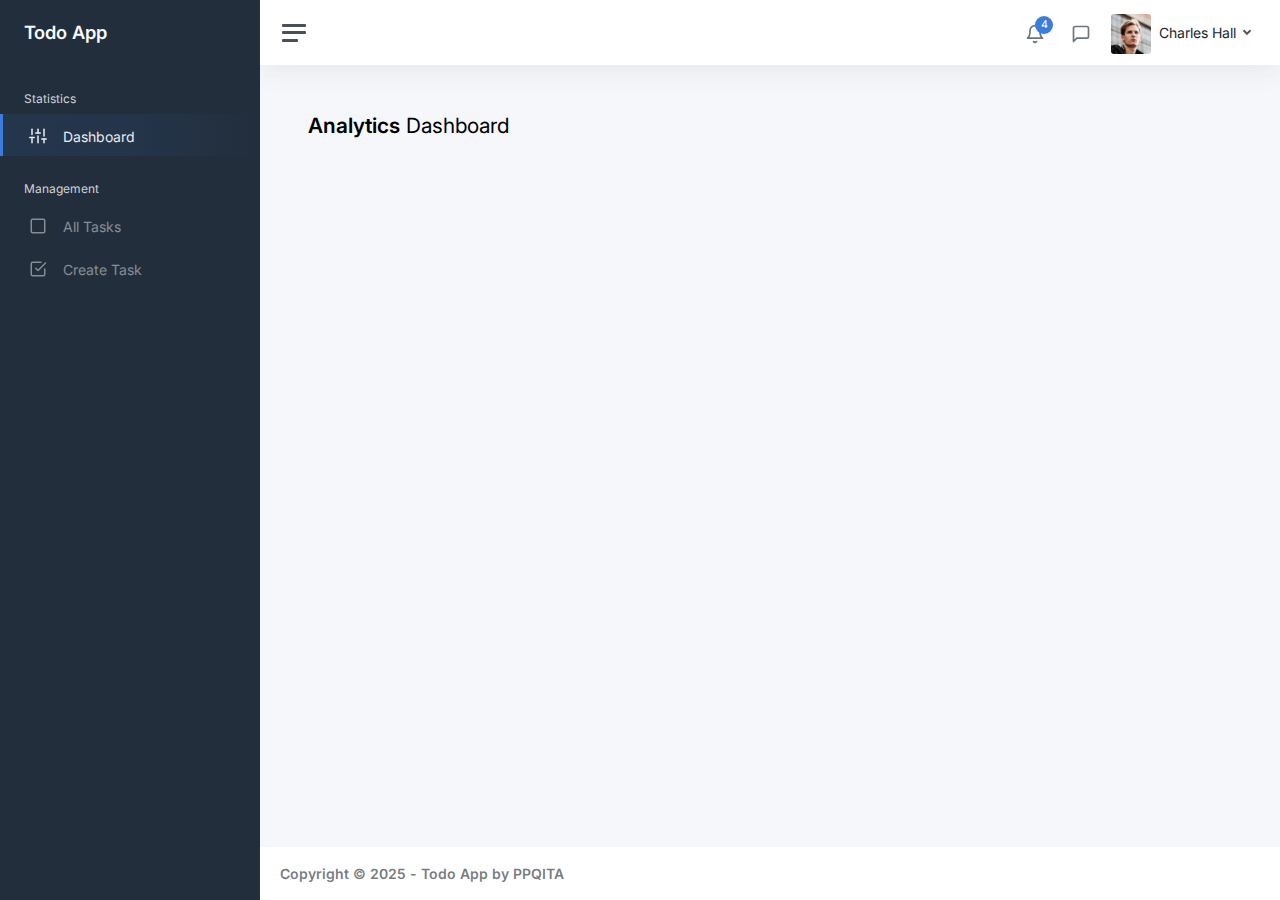
<file: index.html>
<!DOCTYPE html>
<html lang="en">
  <head>
    <meta charset="utf-8" />
    <meta http-equiv="X-UA-Compatible" content="IE=edge" />
    <meta
      name="viewport"
      content="width=device-width, initial-scale=1, shrink-to-fit=no"
    />
    <meta
      name="description"
      content="Responsive Admin &amp; Dashboard Template based on Bootstrap 5"
    />
    <meta name="author" content="AdminKit" />
    <meta
      name="keywords"
      content="adminkit, bootstrap, bootstrap 5, admin, dashboard, template, responsive, css, sass, html, theme, front-end, ui kit, web"
    />

    <link rel="preconnect" href="https://fonts.gstatic.com" />
    <link rel="shortcut icon" href="img/icons/icon-48x48.png" />

    <link rel="canonical" href="https://demo-basic.adminkit.io/" />

    <title>Todo List App</title>

    <link href="/styles/style.css" rel="stylesheet" />
    <link
      href="https://fonts.googleapis.com/css2?family=Inter:wght@300;400;600&display=swap"
      rel="stylesheet"
    />
  </head>

  <body>
    <div class="wrapper">
      <nav id="sidebar" class="sidebar js-sidebar">
        <div class="sidebar-content js-simplebar">
          <a class="sidebar-brand" href="index.html">
            <span class="align-middle">Todo App</span>
          </a>

          <ul class="sidebar-nav">
            <li class="sidebar-header">Statistics</li>

            <li class="sidebar-item active">
              <a class="sidebar-link" href="index.html">
                <i class="align-middle" data-feather="sliders"></i>
                <span class="align-middle">Dashboard</span>
              </a>
            </li>

            <li class="sidebar-header">Management</li>

            <li class="sidebar-item">
              <a class="sidebar-link" href="all-tasks.html">
                <i class="align-middle" data-feather="square"></i>
                <span class="align-middle">All Tasks</span>
              </a>
            </li>

            <li class="sidebar-item">
              <a class="sidebar-link" href="create-task.html">
                <i class="align-middle" data-feather="check-square"></i>
                <span class="align-middle">Create Task</span>
              </a>
            </li>
          </ul>
        </div>
      </nav>

      <div class="main">
        <nav class="navbar navbar-expand navbar-light navbar-bg">
          <a class="sidebar-toggle js-sidebar-toggle">
            <i class="hamburger align-self-center"></i>
          </a>

          <div class="navbar-collapse collapse">
            <ul class="navbar-nav navbar-align">
              <li class="nav-item dropdown">
                <a
                  class="nav-icon dropdown-toggle"
                  href="#"
                  id="alertsDropdown"
                  data-bs-toggle="dropdown"
                >
                  <div class="position-relative">
                    <i class="align-middle" data-feather="bell"></i>
                    <span class="indicator">4</span>
                  </div>
                </a>
                <div
                  class="dropdown-menu dropdown-menu-lg dropdown-menu-end py-0"
                  aria-labelledby="alertsDropdown"
                >
                  <div class="dropdown-menu-header">4 New Notifications</div>
                  <div class="list-group">
                    <a href="#" class="list-group-item">
                      <div class="row g-0 align-items-center">
                        <div class="col-2">
                          <i
                            class="text-danger"
                            data-feather="alert-circle"
                          ></i>
                        </div>
                        <div class="col-10">
                          <div class="text-dark">Update completed</div>
                          <div class="text-muted small mt-1">
                            Restart server 12 to complete the update.
                          </div>
                          <div class="text-muted small mt-1">30m ago</div>
                        </div>
                      </div>
                    </a>
                    <a href="#" class="list-group-item">
                      <div class="row g-0 align-items-center">
                        <div class="col-2">
                          <i class="text-warning" data-feather="bell"></i>
                        </div>
                        <div class="col-10">
                          <div class="text-dark">Lorem ipsum</div>
                          <div class="text-muted small mt-1">
                            Aliquam ex eros, imperdiet vulputate hendrerit et.
                          </div>
                          <div class="text-muted small mt-1">2h ago</div>
                        </div>
                      </div>
                    </a>
                    <a href="#" class="list-group-item">
                      <div class="row g-0 align-items-center">
                        <div class="col-2">
                          <i class="text-primary" data-feather="home"></i>
                        </div>
                        <div class="col-10">
                          <div class="text-dark">Login from 192.186.1.8</div>
                          <div class="text-muted small mt-1">5h ago</div>
                        </div>
                      </div>
                    </a>
                    <a href="#" class="list-group-item">
                      <div class="row g-0 align-items-center">
                        <div class="col-2">
                          <i class="text-success" data-feather="user-plus"></i>
                        </div>
                        <div class="col-10">
                          <div class="text-dark">New connection</div>
                          <div class="text-muted small mt-1">
                            Christina accepted your request.
                          </div>
                          <div class="text-muted small mt-1">14h ago</div>
                        </div>
                      </div>
                    </a>
                  </div>
                  <div class="dropdown-menu-footer">
                    <a href="#" class="text-muted">Show all notifications</a>
                  </div>
                </div>
              </li>
              <li class="nav-item dropdown">
                <a
                  class="nav-icon dropdown-toggle"
                  href="#"
                  id="messagesDropdown"
                  data-bs-toggle="dropdown"
                >
                  <div class="position-relative">
                    <i class="align-middle" data-feather="message-square"></i>
                  </div>
                </a>
                <div
                  class="dropdown-menu dropdown-menu-lg dropdown-menu-end py-0"
                  aria-labelledby="messagesDropdown"
                >
                  <div class="dropdown-menu-header">
                    <div class="position-relative">4 New Messages</div>
                  </div>
                  <div class="list-group">
                    <a href="#" class="list-group-item">
                      <div class="row g-0 align-items-center">
                        <div class="col-2">
                          <img
                            src="template/img/avatars/avatar-5.jpg"
                            class="avatar img-fluid rounded-circle"
                            alt="Vanessa Tucker"
                          />
                        </div>
                        <div class="col-10 ps-2">
                          <div class="text-dark">Vanessa Tucker</div>
                          <div class="text-muted small mt-1">
                            Nam pretium turpis et arcu. Duis arcu tortor.
                          </div>
                          <div class="text-muted small mt-1">15m ago</div>
                        </div>
                      </div>
                    </a>
                    <a href="#" class="list-group-item">
                      <div class="row g-0 align-items-center">
                        <div class="col-2">
                          <img
                            src="template/img/avatars/avatar-2.jpg"
                            class="avatar img-fluid rounded-circle"
                            alt="William Harris"
                          />
                        </div>
                        <div class="col-10 ps-2">
                          <div class="text-dark">William Harris</div>
                          <div class="text-muted small mt-1">
                            Curabitur ligula sapien euismod vitae.
                          </div>
                          <div class="text-muted small mt-1">2h ago</div>
                        </div>
                      </div>
                    </a>
                    <a href="#" class="list-group-item">
                      <div class="row g-0 align-items-center">
                        <div class="col-2">
                          <img
                            src="template/img/avatars/avatar-4.jpg"
                            class="avatar img-fluid rounded-circle"
                            alt="Christina Mason"
                          />
                        </div>
                        <div class="col-10 ps-2">
                          <div class="text-dark">Christina Mason</div>
                          <div class="text-muted small mt-1">
                            Pellentesque auctor neque nec urna.
                          </div>
                          <div class="text-muted small mt-1">4h ago</div>
                        </div>
                      </div>
                    </a>
                    <a href="#" class="list-group-item">
                      <div class="row g-0 align-items-center">
                        <div class="col-2">
                          <img
                            src="template/img/avatars/avatar-3.jpg"
                            class="avatar img-fluid rounded-circle"
                            alt="Sharon Lessman"
                          />
                        </div>
                        <div class="col-10 ps-2">
                          <div class="text-dark">Sharon Lessman</div>
                          <div class="text-muted small mt-1">
                            Aenean tellus metus, bibendum sed, posuere ac,
                            mattis non.
                          </div>
                          <div class="text-muted small mt-1">5h ago</div>
                        </div>
                      </div>
                    </a>
                  </div>
                  <div class="dropdown-menu-footer">
                    <a href="#" class="text-muted">Show all messages</a>
                  </div>
                </div>
              </li>
              <li class="nav-item dropdown">
                <a
                  class="nav-icon dropdown-toggle d-inline-block d-sm-none"
                  href="#"
                  data-bs-toggle="dropdown"
                >
                  <i class="align-middle" data-feather="settings"></i>
                </a>

                <a
                  class="nav-link dropdown-toggle d-none d-sm-inline-block"
                  href="#"
                  data-bs-toggle="dropdown"
                >
                  <img
                    src="template/img/avatars/avatar.jpg"
                    class="avatar img-fluid rounded me-1"
                    alt="Charles Hall"
                  />
                  <span class="text-dark">Charles Hall</span>
                </a>
                <div class="dropdown-menu dropdown-menu-end">
                  <a class="dropdown-item" href="pages-profile.html"
                    ><i class="align-middle me-1" data-feather="user"></i>
                    Profile</a
                  >
                  <a class="dropdown-item" href="#"
                    ><i class="align-middle me-1" data-feather="pie-chart"></i>
                    Analytics</a
                  >
                  <div class="dropdown-divider"></div>
                  <a class="dropdown-item" href="index.html"
                    ><i class="align-middle me-1" data-feather="settings"></i>
                    Settings & Privacy</a
                  >
                  <a class="dropdown-item" href="#"
                    ><i
                      class="align-middle me-1"
                      data-feather="help-circle"
                    ></i>
                    Help Center</a
                  >
                  <div class="dropdown-divider"></div>
                  <a class="dropdown-item" href="#">Log out</a>
                </div>
              </li>
            </ul>
          </div>
        </nav>

        <main class="content">
          <div class="container-fluid p-0">
            <h1 class="h3 mb-3"><strong>Analytics</strong> Dashboard</h1>

            <!-- Content Row -->
          </div>
        </main>

        <footer class="footer">
          <div class="container-fluid">
            <div class="row text-muted">
              <div class="col-6 text-start">
                <p class="mb-0"></p>
                <p class="mb-0">
                  <a
                    class="text-muted"
                    href="https://adminkit.io/"
                    target="_blank"
                    ><strong>Copyright &copy; 2025 -</strong></a
                  >

                  <a
                    class="text-muted"
                    href="https://adminkit.io/"
                    target="_blank"
                    ><strong>Todo App by PPQITA</strong></a
                  >
                </p>
              </div>
            </div>
          </div>
        </footer>
      </div>
    </div>

    <script src="/template/js/app.js"></script>
  </body>
</html>
</file>
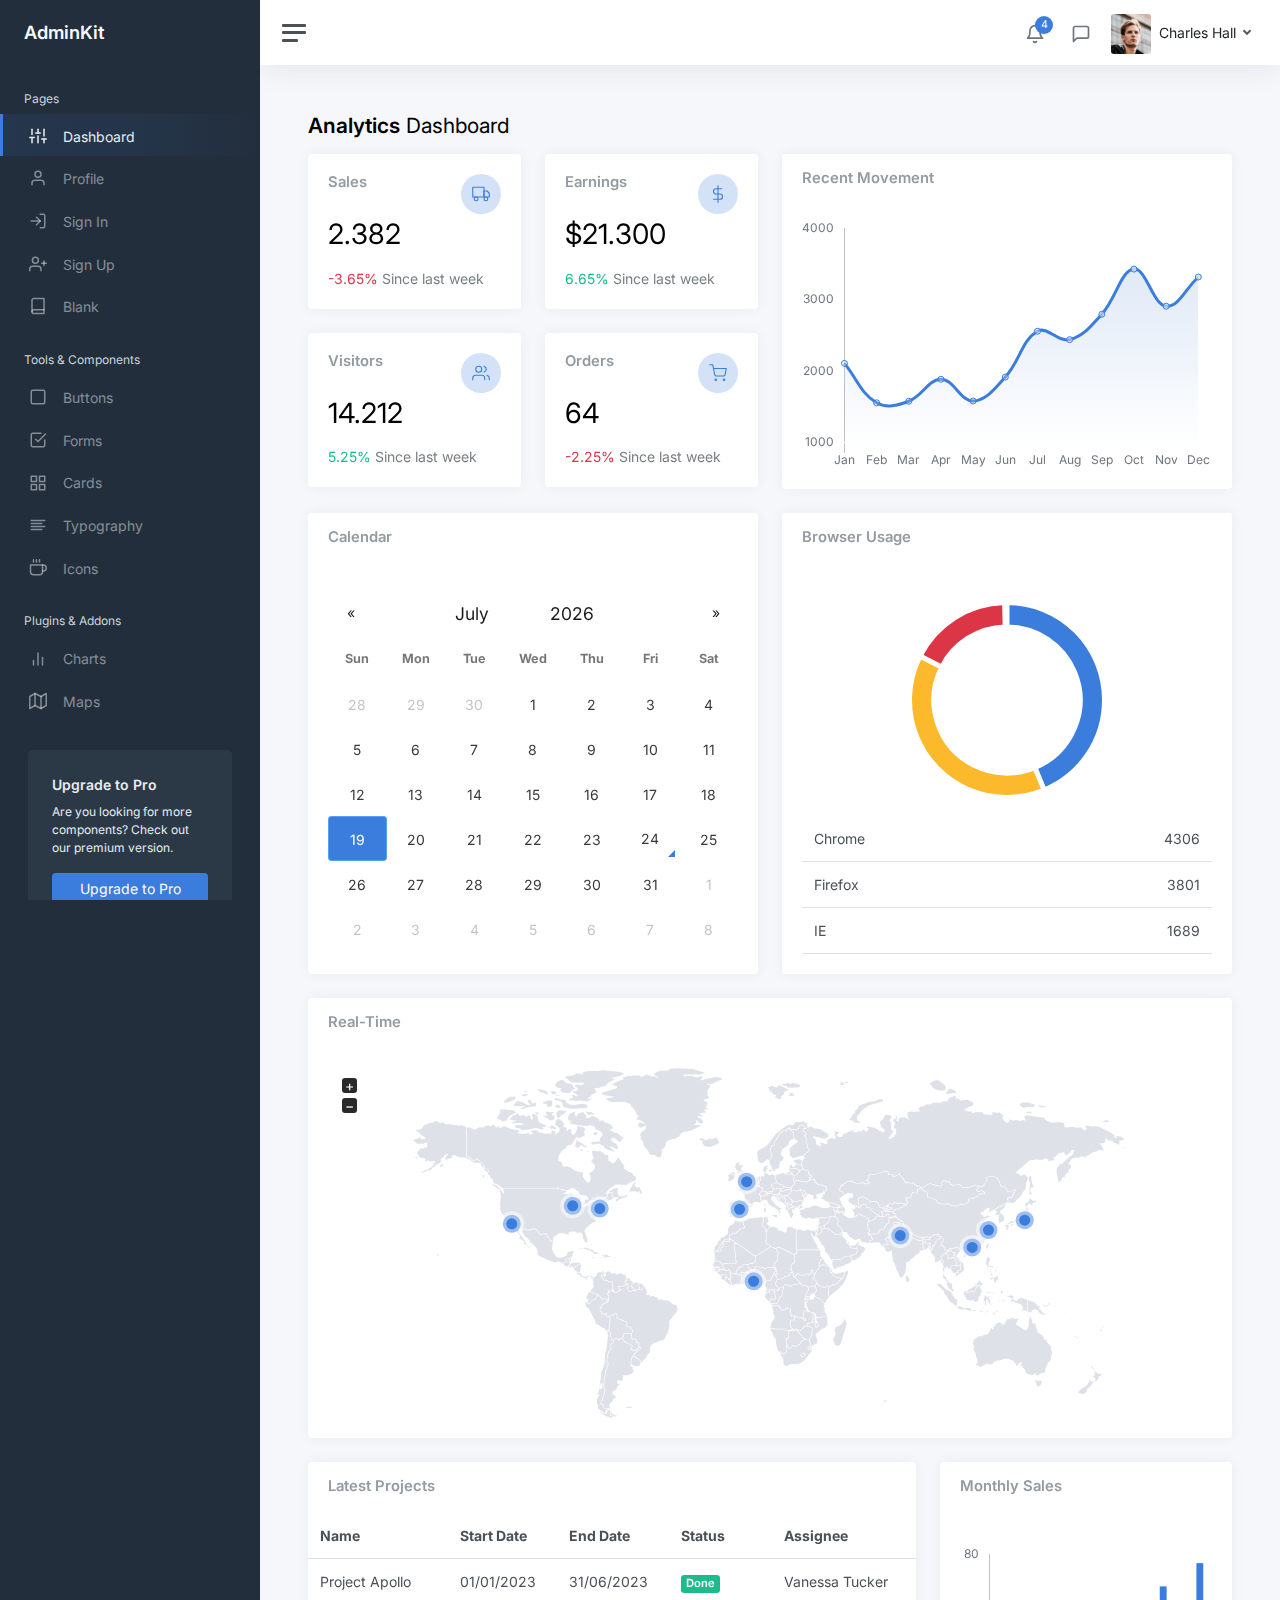
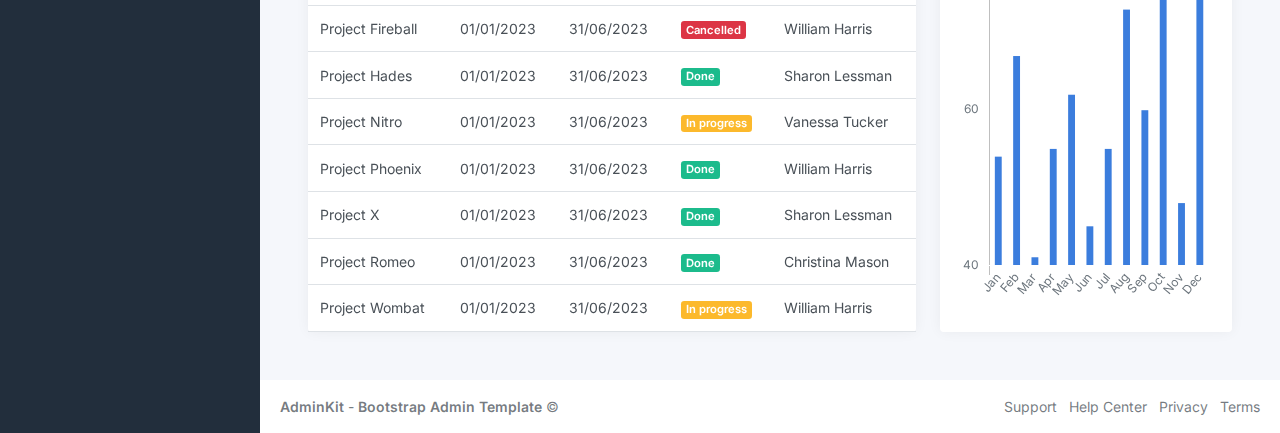
<file: template/index.html>
<!DOCTYPE html>
<html lang="en">

<head>
	<meta charset="utf-8">
	<meta http-equiv="X-UA-Compatible" content="IE=edge">
	<meta name="viewport" content="width=device-width, initial-scale=1, shrink-to-fit=no">
	<meta name="description" content="Responsive Admin &amp; Dashboard Template based on Bootstrap 5">
	<meta name="author" content="AdminKit">
	<meta name="keywords" content="adminkit, bootstrap, bootstrap 5, admin, dashboard, template, responsive, css, sass, html, theme, front-end, ui kit, web">

	<link rel="preconnect" href="https://fonts.gstatic.com">
	<link rel="shortcut icon" href="img/icons/icon-48x48.png" />

	<link rel="canonical" href="https://demo-basic.adminkit.io/" />

	<title>AdminKit Demo - Bootstrap 5 Admin Template</title>

	<link href="css/app.css" rel="stylesheet">
	<link href="https://fonts.googleapis.com/css2?family=Inter:wght@300;400;600&display=swap" rel="stylesheet">
</head>

<body>
	<div class="wrapper">
		<nav id="sidebar" class="sidebar js-sidebar">
			<div class="sidebar-content js-simplebar">
				<a class="sidebar-brand" href="index.html">
          <span class="align-middle">AdminKit</span>
        </a>

				<ul class="sidebar-nav">
					<li class="sidebar-header">
						Pages
					</li>

					<li class="sidebar-item active">
						<a class="sidebar-link" href="index.html">
              <i class="align-middle" data-feather="sliders"></i> <span class="align-middle">Dashboard</span>
            </a>
					</li>

					<li class="sidebar-item">
						<a class="sidebar-link" href="pages-profile.html">
              <i class="align-middle" data-feather="user"></i> <span class="align-middle">Profile</span>
            </a>
					</li>

					<li class="sidebar-item">
						<a class="sidebar-link" href="pages-sign-in.html">
              <i class="align-middle" data-feather="log-in"></i> <span class="align-middle">Sign In</span>
            </a>
					</li>

					<li class="sidebar-item">
						<a class="sidebar-link" href="pages-sign-up.html">
              <i class="align-middle" data-feather="user-plus"></i> <span class="align-middle">Sign Up</span>
            </a>
					</li>

					<li class="sidebar-item">
						<a class="sidebar-link" href="pages-blank.html">
              <i class="align-middle" data-feather="book"></i> <span class="align-middle">Blank</span>
            </a>
					</li>

					<li class="sidebar-header">
						Tools & Components
					</li>

					<li class="sidebar-item">
						<a class="sidebar-link" href="ui-buttons.html">
              <i class="align-middle" data-feather="square"></i> <span class="align-middle">Buttons</span>
            </a>
					</li>

					<li class="sidebar-item">
						<a class="sidebar-link" href="ui-forms.html">
              <i class="align-middle" data-feather="check-square"></i> <span class="align-middle">Forms</span>
            </a>
					</li>

					<li class="sidebar-item">
						<a class="sidebar-link" href="ui-cards.html">
              <i class="align-middle" data-feather="grid"></i> <span class="align-middle">Cards</span>
            </a>
					</li>

					<li class="sidebar-item">
						<a class="sidebar-link" href="ui-typography.html">
              <i class="align-middle" data-feather="align-left"></i> <span class="align-middle">Typography</span>
            </a>
					</li>

					<li class="sidebar-item">
						<a class="sidebar-link" href="icons-feather.html">
              <i class="align-middle" data-feather="coffee"></i> <span class="align-middle">Icons</span>
            </a>
					</li>

					<li class="sidebar-header">
						Plugins & Addons
					</li>

					<li class="sidebar-item">
						<a class="sidebar-link" href="charts-chartjs.html">
              <i class="align-middle" data-feather="bar-chart-2"></i> <span class="align-middle">Charts</span>
            </a>
					</li>

					<li class="sidebar-item">
						<a class="sidebar-link" href="maps-google.html">
              <i class="align-middle" data-feather="map"></i> <span class="align-middle">Maps</span>
            </a>
					</li>
				</ul>

				<div class="sidebar-cta">
					<div class="sidebar-cta-content">
						<strong class="d-inline-block mb-2">Upgrade to Pro</strong>
						<div class="mb-3 text-sm">
							Are you looking for more components? Check out our premium version.
						</div>
						<div class="d-grid">
							<a href="upgrade-to-pro.html" class="btn btn-primary">Upgrade to Pro</a>
						</div>
					</div>
				</div>
			</div>
		</nav>

		<div class="main">
			<nav class="navbar navbar-expand navbar-light navbar-bg">
				<a class="sidebar-toggle js-sidebar-toggle">
          <i class="hamburger align-self-center"></i>
        </a>

				<div class="navbar-collapse collapse">
					<ul class="navbar-nav navbar-align">
						<li class="nav-item dropdown">
							<a class="nav-icon dropdown-toggle" href="#" id="alertsDropdown" data-bs-toggle="dropdown">
								<div class="position-relative">
									<i class="align-middle" data-feather="bell"></i>
									<span class="indicator">4</span>
								</div>
							</a>
							<div class="dropdown-menu dropdown-menu-lg dropdown-menu-end py-0" aria-labelledby="alertsDropdown">
								<div class="dropdown-menu-header">
									4 New Notifications
								</div>
								<div class="list-group">
									<a href="#" class="list-group-item">
										<div class="row g-0 align-items-center">
											<div class="col-2">
												<i class="text-danger" data-feather="alert-circle"></i>
											</div>
											<div class="col-10">
												<div class="text-dark">Update completed</div>
												<div class="text-muted small mt-1">Restart server 12 to complete the update.</div>
												<div class="text-muted small mt-1">30m ago</div>
											</div>
										</div>
									</a>
									<a href="#" class="list-group-item">
										<div class="row g-0 align-items-center">
											<div class="col-2">
												<i class="text-warning" data-feather="bell"></i>
											</div>
											<div class="col-10">
												<div class="text-dark">Lorem ipsum</div>
												<div class="text-muted small mt-1">Aliquam ex eros, imperdiet vulputate hendrerit et.</div>
												<div class="text-muted small mt-1">2h ago</div>
											</div>
										</div>
									</a>
									<a href="#" class="list-group-item">
										<div class="row g-0 align-items-center">
											<div class="col-2">
												<i class="text-primary" data-feather="home"></i>
											</div>
											<div class="col-10">
												<div class="text-dark">Login from 192.186.1.8</div>
												<div class="text-muted small mt-1">5h ago</div>
											</div>
										</div>
									</a>
									<a href="#" class="list-group-item">
										<div class="row g-0 align-items-center">
											<div class="col-2">
												<i class="text-success" data-feather="user-plus"></i>
											</div>
											<div class="col-10">
												<div class="text-dark">New connection</div>
												<div class="text-muted small mt-1">Christina accepted your request.</div>
												<div class="text-muted small mt-1">14h ago</div>
											</div>
										</div>
									</a>
								</div>
								<div class="dropdown-menu-footer">
									<a href="#" class="text-muted">Show all notifications</a>
								</div>
							</div>
						</li>
						<li class="nav-item dropdown">
							<a class="nav-icon dropdown-toggle" href="#" id="messagesDropdown" data-bs-toggle="dropdown">
								<div class="position-relative">
									<i class="align-middle" data-feather="message-square"></i>
								</div>
							</a>
							<div class="dropdown-menu dropdown-menu-lg dropdown-menu-end py-0" aria-labelledby="messagesDropdown">
								<div class="dropdown-menu-header">
									<div class="position-relative">
										4 New Messages
									</div>
								</div>
								<div class="list-group">
									<a href="#" class="list-group-item">
										<div class="row g-0 align-items-center">
											<div class="col-2">
												<img src="img/avatars/avatar-5.jpg" class="avatar img-fluid rounded-circle" alt="Vanessa Tucker">
											</div>
											<div class="col-10 ps-2">
												<div class="text-dark">Vanessa Tucker</div>
												<div class="text-muted small mt-1">Nam pretium turpis et arcu. Duis arcu tortor.</div>
												<div class="text-muted small mt-1">15m ago</div>
											</div>
										</div>
									</a>
									<a href="#" class="list-group-item">
										<div class="row g-0 align-items-center">
											<div class="col-2">
												<img src="img/avatars/avatar-2.jpg" class="avatar img-fluid rounded-circle" alt="William Harris">
											</div>
											<div class="col-10 ps-2">
												<div class="text-dark">William Harris</div>
												<div class="text-muted small mt-1">Curabitur ligula sapien euismod vitae.</div>
												<div class="text-muted small mt-1">2h ago</div>
											</div>
										</div>
									</a>
									<a href="#" class="list-group-item">
										<div class="row g-0 align-items-center">
											<div class="col-2">
												<img src="img/avatars/avatar-4.jpg" class="avatar img-fluid rounded-circle" alt="Christina Mason">
											</div>
											<div class="col-10 ps-2">
												<div class="text-dark">Christina Mason</div>
												<div class="text-muted small mt-1">Pellentesque auctor neque nec urna.</div>
												<div class="text-muted small mt-1">4h ago</div>
											</div>
										</div>
									</a>
									<a href="#" class="list-group-item">
										<div class="row g-0 align-items-center">
											<div class="col-2">
												<img src="img/avatars/avatar-3.jpg" class="avatar img-fluid rounded-circle" alt="Sharon Lessman">
											</div>
											<div class="col-10 ps-2">
												<div class="text-dark">Sharon Lessman</div>
												<div class="text-muted small mt-1">Aenean tellus metus, bibendum sed, posuere ac, mattis non.</div>
												<div class="text-muted small mt-1">5h ago</div>
											</div>
										</div>
									</a>
								</div>
								<div class="dropdown-menu-footer">
									<a href="#" class="text-muted">Show all messages</a>
								</div>
							</div>
						</li>
						<li class="nav-item dropdown">
							<a class="nav-icon dropdown-toggle d-inline-block d-sm-none" href="#" data-bs-toggle="dropdown">
                <i class="align-middle" data-feather="settings"></i>
              </a>

							<a class="nav-link dropdown-toggle d-none d-sm-inline-block" href="#" data-bs-toggle="dropdown">
                <img src="img/avatars/avatar.jpg" class="avatar img-fluid rounded me-1" alt="Charles Hall" /> <span class="text-dark">Charles Hall</span>
              </a>
							<div class="dropdown-menu dropdown-menu-end">
								<a class="dropdown-item" href="pages-profile.html"><i class="align-middle me-1" data-feather="user"></i> Profile</a>
								<a class="dropdown-item" href="#"><i class="align-middle me-1" data-feather="pie-chart"></i> Analytics</a>
								<div class="dropdown-divider"></div>
								<a class="dropdown-item" href="index.html"><i class="align-middle me-1" data-feather="settings"></i> Settings & Privacy</a>
								<a class="dropdown-item" href="#"><i class="align-middle me-1" data-feather="help-circle"></i> Help Center</a>
								<div class="dropdown-divider"></div>
								<a class="dropdown-item" href="#">Log out</a>
							</div>
						</li>
					</ul>
				</div>
			</nav>

			<main class="content">
				<div class="container-fluid p-0">

					<h1 class="h3 mb-3"><strong>Analytics</strong> Dashboard</h1>

					<div class="row">
						<div class="col-xl-6 col-xxl-5 d-flex">
							<div class="w-100">
								<div class="row">
									<div class="col-sm-6">
										<div class="card">
											<div class="card-body">
												<div class="row">
													<div class="col mt-0">
														<h5 class="card-title">Sales</h5>
													</div>

													<div class="col-auto">
														<div class="stat text-primary">
															<i class="align-middle" data-feather="truck"></i>
														</div>
													</div>
												</div>
												<h1 class="mt-1 mb-3">2.382</h1>
												<div class="mb-0">
													<span class="text-danger"> <i class="mdi mdi-arrow-bottom-right"></i> -3.65% </span>
													<span class="text-muted">Since last week</span>
												</div>
											</div>
										</div>
										<div class="card">
											<div class="card-body">
												<div class="row">
													<div class="col mt-0">
														<h5 class="card-title">Visitors</h5>
													</div>

													<div class="col-auto">
														<div class="stat text-primary">
															<i class="align-middle" data-feather="users"></i>
														</div>
													</div>
												</div>
												<h1 class="mt-1 mb-3">14.212</h1>
												<div class="mb-0">
													<span class="text-success"> <i class="mdi mdi-arrow-bottom-right"></i> 5.25% </span>
													<span class="text-muted">Since last week</span>
												</div>
											</div>
										</div>
									</div>
									<div class="col-sm-6">
										<div class="card">
											<div class="card-body">
												<div class="row">
													<div class="col mt-0">
														<h5 class="card-title">Earnings</h5>
													</div>

													<div class="col-auto">
														<div class="stat text-primary">
															<i class="align-middle" data-feather="dollar-sign"></i>
														</div>
													</div>
												</div>
												<h1 class="mt-1 mb-3">$21.300</h1>
												<div class="mb-0">
													<span class="text-success"> <i class="mdi mdi-arrow-bottom-right"></i> 6.65% </span>
													<span class="text-muted">Since last week</span>
												</div>
											</div>
										</div>
										<div class="card">
											<div class="card-body">
												<div class="row">
													<div class="col mt-0">
														<h5 class="card-title">Orders</h5>
													</div>

													<div class="col-auto">
														<div class="stat text-primary">
															<i class="align-middle" data-feather="shopping-cart"></i>
														</div>
													</div>
												</div>
												<h1 class="mt-1 mb-3">64</h1>
												<div class="mb-0">
													<span class="text-danger"> <i class="mdi mdi-arrow-bottom-right"></i> -2.25% </span>
													<span class="text-muted">Since last week</span>
												</div>
											</div>
										</div>
									</div>
								</div>
							</div>
						</div>

						<div class="col-xl-6 col-xxl-7">
							<div class="card flex-fill w-100">
								<div class="card-header">

									<h5 class="card-title mb-0">Recent Movement</h5>
								</div>
								<div class="card-body py-3">
									<div class="chart chart-sm">
										<canvas id="chartjs-dashboard-line"></canvas>
									</div>
								</div>
							</div>
						</div>
					</div>

					<div class="row">
						<div class="col-12 col-md-6 col-xxl-3 d-flex order-2 order-xxl-3">
							<div class="card flex-fill w-100">
								<div class="card-header">

									<h5 class="card-title mb-0">Browser Usage</h5>
								</div>
								<div class="card-body d-flex">
									<div class="align-self-center w-100">
										<div class="py-3">
											<div class="chart chart-xs">
												<canvas id="chartjs-dashboard-pie"></canvas>
											</div>
										</div>

										<table class="table mb-0">
											<tbody>
												<tr>
													<td>Chrome</td>
													<td class="text-end">4306</td>
												</tr>
												<tr>
													<td>Firefox</td>
													<td class="text-end">3801</td>
												</tr>
												<tr>
													<td>IE</td>
													<td class="text-end">1689</td>
												</tr>
											</tbody>
										</table>
									</div>
								</div>
							</div>
						</div>
						<div class="col-12 col-md-12 col-xxl-6 d-flex order-3 order-xxl-2">
							<div class="card flex-fill w-100">
								<div class="card-header">

									<h5 class="card-title mb-0">Real-Time</h5>
								</div>
								<div class="card-body px-4">
									<div id="world_map" style="height:350px;"></div>
								</div>
							</div>
						</div>
						<div class="col-12 col-md-6 col-xxl-3 d-flex order-1 order-xxl-1">
							<div class="card flex-fill">
								<div class="card-header">

									<h5 class="card-title mb-0">Calendar</h5>
								</div>
								<div class="card-body d-flex">
									<div class="align-self-center w-100">
										<div class="chart">
											<div id="datetimepicker-dashboard"></div>
										</div>
									</div>
								</div>
							</div>
						</div>
					</div>

					<div class="row">
						<div class="col-12 col-lg-8 col-xxl-9 d-flex">
							<div class="card flex-fill">
								<div class="card-header">

									<h5 class="card-title mb-0">Latest Projects</h5>
								</div>
								<table class="table table-hover my-0">
									<thead>
										<tr>
											<th>Name</th>
											<th class="d-none d-xl-table-cell">Start Date</th>
											<th class="d-none d-xl-table-cell">End Date</th>
											<th>Status</th>
											<th class="d-none d-md-table-cell">Assignee</th>
										</tr>
									</thead>
									<tbody>
										<tr>
											<td>Project Apollo</td>
											<td class="d-none d-xl-table-cell">01/01/2023</td>
											<td class="d-none d-xl-table-cell">31/06/2023</td>
											<td><span class="badge bg-success">Done</span></td>
											<td class="d-none d-md-table-cell">Vanessa Tucker</td>
										</tr>
										<tr>
											<td>Project Fireball</td>
											<td class="d-none d-xl-table-cell">01/01/2023</td>
											<td class="d-none d-xl-table-cell">31/06/2023</td>
											<td><span class="badge bg-danger">Cancelled</span></td>
											<td class="d-none d-md-table-cell">William Harris</td>
										</tr>
										<tr>
											<td>Project Hades</td>
											<td class="d-none d-xl-table-cell">01/01/2023</td>
											<td class="d-none d-xl-table-cell">31/06/2023</td>
											<td><span class="badge bg-success">Done</span></td>
											<td class="d-none d-md-table-cell">Sharon Lessman</td>
										</tr>
										<tr>
											<td>Project Nitro</td>
											<td class="d-none d-xl-table-cell">01/01/2023</td>
											<td class="d-none d-xl-table-cell">31/06/2023</td>
											<td><span class="badge bg-warning">In progress</span></td>
											<td class="d-none d-md-table-cell">Vanessa Tucker</td>
										</tr>
										<tr>
											<td>Project Phoenix</td>
											<td class="d-none d-xl-table-cell">01/01/2023</td>
											<td class="d-none d-xl-table-cell">31/06/2023</td>
											<td><span class="badge bg-success">Done</span></td>
											<td class="d-none d-md-table-cell">William Harris</td>
										</tr>
										<tr>
											<td>Project X</td>
											<td class="d-none d-xl-table-cell">01/01/2023</td>
											<td class="d-none d-xl-table-cell">31/06/2023</td>
											<td><span class="badge bg-success">Done</span></td>
											<td class="d-none d-md-table-cell">Sharon Lessman</td>
										</tr>
										<tr>
											<td>Project Romeo</td>
											<td class="d-none d-xl-table-cell">01/01/2023</td>
											<td class="d-none d-xl-table-cell">31/06/2023</td>
											<td><span class="badge bg-success">Done</span></td>
											<td class="d-none d-md-table-cell">Christina Mason</td>
										</tr>
										<tr>
											<td>Project Wombat</td>
											<td class="d-none d-xl-table-cell">01/01/2023</td>
											<td class="d-none d-xl-table-cell">31/06/2023</td>
											<td><span class="badge bg-warning">In progress</span></td>
											<td class="d-none d-md-table-cell">William Harris</td>
										</tr>
									</tbody>
								</table>
							</div>
						</div>
						<div class="col-12 col-lg-4 col-xxl-3 d-flex">
							<div class="card flex-fill w-100">
								<div class="card-header">

									<h5 class="card-title mb-0">Monthly Sales</h5>
								</div>
								<div class="card-body d-flex w-100">
									<div class="align-self-center chart chart-lg">
										<canvas id="chartjs-dashboard-bar"></canvas>
									</div>
								</div>
							</div>
						</div>
					</div>

				</div>
			</main>

			<footer class="footer">
				<div class="container-fluid">
					<div class="row text-muted">
						<div class="col-6 text-start">
							<p class="mb-0">
								<a class="text-muted" href="https://adminkit.io/" target="_blank"><strong>AdminKit</strong></a> - <a class="text-muted" href="https://adminkit.io/" target="_blank"><strong>Bootstrap Admin Template</strong></a>								&copy;
							</p>
						</div>
						<div class="col-6 text-end">
							<ul class="list-inline">
								<li class="list-inline-item">
									<a class="text-muted" href="https://adminkit.io/" target="_blank">Support</a>
								</li>
								<li class="list-inline-item">
									<a class="text-muted" href="https://adminkit.io/" target="_blank">Help Center</a>
								</li>
								<li class="list-inline-item">
									<a class="text-muted" href="https://adminkit.io/" target="_blank">Privacy</a>
								</li>
								<li class="list-inline-item">
									<a class="text-muted" href="https://adminkit.io/" target="_blank">Terms</a>
								</li>
							</ul>
						</div>
					</div>
				</div>
			</footer>
		</div>
	</div>

	<script src="js/app.js"></script>

	<script>
		document.addEventListener("DOMContentLoaded", function() {
			var ctx = document.getElementById("chartjs-dashboard-line").getContext("2d");
			var gradient = ctx.createLinearGradient(0, 0, 0, 225);
			gradient.addColorStop(0, "rgba(215, 227, 244, 1)");
			gradient.addColorStop(1, "rgba(215, 227, 244, 0)");
			// Line chart
			new Chart(document.getElementById("chartjs-dashboard-line"), {
				type: "line",
				data: {
					labels: ["Jan", "Feb", "Mar", "Apr", "May", "Jun", "Jul", "Aug", "Sep", "Oct", "Nov", "Dec"],
					datasets: [{
						label: "Sales ($)",
						fill: true,
						backgroundColor: gradient,
						borderColor: window.theme.primary,
						data: [
							2115,
							1562,
							1584,
							1892,
							1587,
							1923,
							2566,
							2448,
							2805,
							3438,
							2917,
							3327
						]
					}]
				},
				options: {
					maintainAspectRatio: false,
					legend: {
						display: false
					},
					tooltips: {
						intersect: false
					},
					hover: {
						intersect: true
					},
					plugins: {
						filler: {
							propagate: false
						}
					},
					scales: {
						xAxes: [{
							reverse: true,
							gridLines: {
								color: "rgba(0,0,0,0.0)"
							}
						}],
						yAxes: [{
							ticks: {
								stepSize: 1000
							},
							display: true,
							borderDash: [3, 3],
							gridLines: {
								color: "rgba(0,0,0,0.0)"
							}
						}]
					}
				}
			});
		});
	</script>
	<script>
		document.addEventListener("DOMContentLoaded", function() {
			// Pie chart
			new Chart(document.getElementById("chartjs-dashboard-pie"), {
				type: "pie",
				data: {
					labels: ["Chrome", "Firefox", "IE"],
					datasets: [{
						data: [4306, 3801, 1689],
						backgroundColor: [
							window.theme.primary,
							window.theme.warning,
							window.theme.danger
						],
						borderWidth: 5
					}]
				},
				options: {
					responsive: !window.MSInputMethodContext,
					maintainAspectRatio: false,
					legend: {
						display: false
					},
					cutoutPercentage: 75
				}
			});
		});
	</script>
	<script>
		document.addEventListener("DOMContentLoaded", function() {
			// Bar chart
			new Chart(document.getElementById("chartjs-dashboard-bar"), {
				type: "bar",
				data: {
					labels: ["Jan", "Feb", "Mar", "Apr", "May", "Jun", "Jul", "Aug", "Sep", "Oct", "Nov", "Dec"],
					datasets: [{
						label: "This year",
						backgroundColor: window.theme.primary,
						borderColor: window.theme.primary,
						hoverBackgroundColor: window.theme.primary,
						hoverBorderColor: window.theme.primary,
						data: [54, 67, 41, 55, 62, 45, 55, 73, 60, 76, 48, 79],
						barPercentage: .75,
						categoryPercentage: .5
					}]
				},
				options: {
					maintainAspectRatio: false,
					legend: {
						display: false
					},
					scales: {
						yAxes: [{
							gridLines: {
								display: false
							},
							stacked: false,
							ticks: {
								stepSize: 20
							}
						}],
						xAxes: [{
							stacked: false,
							gridLines: {
								color: "transparent"
							}
						}]
					}
				}
			});
		});
	</script>
	<script>
		document.addEventListener("DOMContentLoaded", function() {
			var markers = [{
					coords: [31.230391, 121.473701],
					name: "Shanghai"
				},
				{
					coords: [28.704060, 77.102493],
					name: "Delhi"
				},
				{
					coords: [6.524379, 3.379206],
					name: "Lagos"
				},
				{
					coords: [35.689487, 139.691711],
					name: "Tokyo"
				},
				{
					coords: [23.129110, 113.264381],
					name: "Guangzhou"
				},
				{
					coords: [40.7127837, -74.0059413],
					name: "New York"
				},
				{
					coords: [34.052235, -118.243683],
					name: "Los Angeles"
				},
				{
					coords: [41.878113, -87.629799],
					name: "Chicago"
				},
				{
					coords: [51.507351, -0.127758],
					name: "London"
				},
				{
					coords: [40.416775, -3.703790],
					name: "Madrid "
				}
			];
			var map = new jsVectorMap({
				map: "world",
				selector: "#world_map",
				zoomButtons: true,
				markers: markers,
				markerStyle: {
					initial: {
						r: 9,
						strokeWidth: 7,
						stokeOpacity: .4,
						fill: window.theme.primary
					},
					hover: {
						fill: window.theme.primary,
						stroke: window.theme.primary
					}
				},
				zoomOnScroll: false
			});
			window.addEventListener("resize", () => {
				map.updateSize();
			});
		});
	</script>
	<script>
		document.addEventListener("DOMContentLoaded", function() {
			var date = new Date(Date.now() - 5 * 24 * 60 * 60 * 1000);
			var defaultDate = date.getUTCFullYear() + "-" + (date.getUTCMonth() + 1) + "-" + date.getUTCDate();
			document.getElementById("datetimepicker-dashboard").flatpickr({
				inline: true,
				prevArrow: "<span title=\"Previous month\">&laquo;</span>",
				nextArrow: "<span title=\"Next month\">&raquo;</span>",
				defaultDate: defaultDate
			});
		});
	</script>

</body>

</html>
</file>
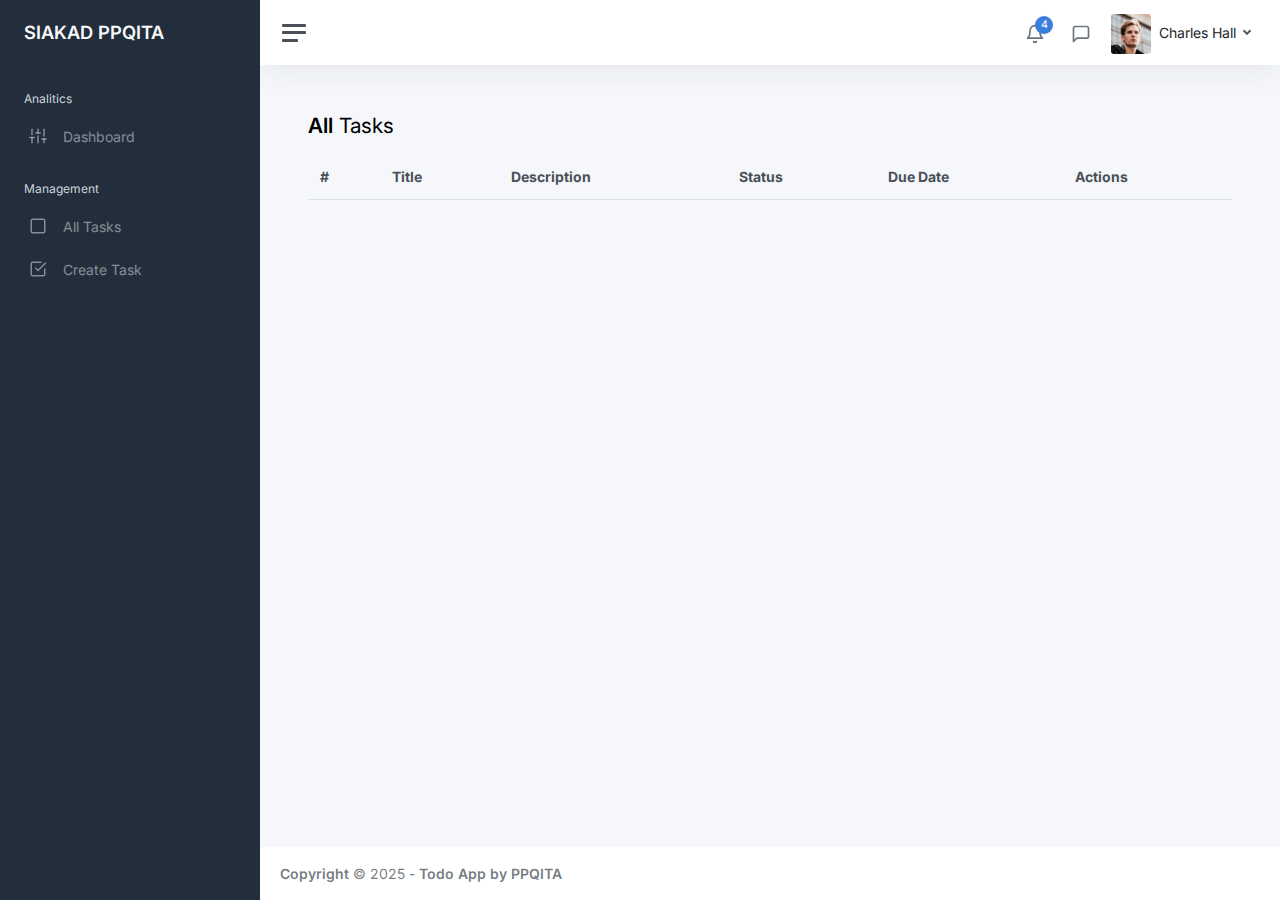
<file: all-tasks.html>
<!DOCTYPE html>
<html lang="en">
  <head>
    <meta charset="utf-8" />
    <meta http-equiv="X-UA-Compatible" content="IE=edge" />
    <meta
      name="viewport"
      content="width=device-width, initial-scale=1, shrink-to-fit=no"
    />
    <meta
      name="description"
      content="Responsive Admin &amp; Dashboard Template based on Bootstrap 5"
    />
    <meta name="author" content="AdminKit" />
    <meta
      name="keywords"
      content="adminkit, bootstrap, bootstrap 5, admin, dashboard, template, responsive, css, sass, html, theme, front-end, ui kit, web"
    />

    <link
      href="https://cdn.jsdelivr.net/npm/bootstrap@5.0.2/dist/css/bootstrap.min.css"
      rel="stylesheet"
      integrity="sha384-EVSTQN3/azprG1Anm3QDgpJLIm9Nao0Yz1ztcQTwFspd3yD65VohhpuuCOmLASjC"
      crossorigin="anonymous"
    />

    <link rel="preconnect" href="https://fonts.gstatic.com" />
    <link rel="shortcut icon" href="img/icons/icon-48x48.png" />

    <link rel="canonical" href="https://demo-basic.adminkit.io/" />

    <title>All Tasks - Todo App</title>

    <link href="/styles/style.css" rel="stylesheet" />
    <link
      href="https://fonts.googleapis.com/css2?family=Inter:wght@300;400;600&display=swap"
      rel="stylesheet"
    />
  </head>

  <body>
    <div class="wrapper">
      <nav id="sidebar" class="sidebar js-sidebar">
        <div class="sidebar-content js-simplebar">
          <a class="sidebar-brand" href="index.html">
            <span class="align-middle">SIAKAD PPQITA</span>
          </a>

          <ul class="sidebar-nav">
            <li class="sidebar-header">Analitics</li>

            <li class="sidebar-item">
              <a class="sidebar-link" href="index.html">
                <i class="align-middle" data-feather="sliders"></i>
                <span class="align-middle">Dashboard</span>
              </a>
            </li>

            <li class="sidebar-header">Management</li>

            <li class="sidebar-item">
              <a class="sidebar-link" href="all-tasks.html">
                <i class="align-middle" data-feather="square"></i>
                <span class="align-middle">All Tasks</span>
              </a>
            </li>

            <li class="sidebar-item">
              <a class="sidebar-link" href="create-task.html">
                <i class="align-middle" data-feather="check-square"></i>
                <span class="align-middle">Create Task</span>
              </a>
            </li>
          </ul>
        </div>
      </nav>

      <div class="main">
        <nav class="navbar navbar-expand navbar-light navbar-bg">
          <a class="sidebar-toggle js-sidebar-toggle">
            <i class="hamburger align-self-center"></i>
          </a>

          <div class="navbar-collapse collapse">
            <ul class="navbar-nav navbar-align">
              <li class="nav-item dropdown">
                <a
                  class="nav-icon dropdown-toggle"
                  href="#"
                  id="alertsDropdown"
                  data-bs-toggle="dropdown"
                >
                  <div class="position-relative">
                    <i class="align-middle" data-feather="bell"></i>
                    <span class="indicator">4</span>
                  </div>
                </a>
                <div
                  class="dropdown-menu dropdown-menu-lg dropdown-menu-end py-0"
                  aria-labelledby="alertsDropdown"
                >
                  <div class="dropdown-menu-header">4 New Notifications</div>
                  <div class="list-group">
                    <a href="#" class="list-group-item">
                      <div class="row g-0 align-items-center">
                        <div class="col-2">
                          <i
                            class="text-danger"
                            data-feather="alert-circle"
                          ></i>
                        </div>
                        <div class="col-10">
                          <div class="text-dark">Update completed</div>
                          <div class="text-muted small mt-1">
                            Restart server 12 to complete the update.
                          </div>
                          <div class="text-muted small mt-1">30m ago</div>
                        </div>
                      </div>
                    </a>
                    <a href="#" class="list-group-item">
                      <div class="row g-0 align-items-center">
                        <div class="col-2">
                          <i class="text-warning" data-feather="bell"></i>
                        </div>
                        <div class="col-10">
                          <div class="text-dark">Lorem ipsum</div>
                          <div class="text-muted small mt-1">
                            Aliquam ex eros, imperdiet vulputate hendrerit et.
                          </div>
                          <div class="text-muted small mt-1">2h ago</div>
                        </div>
                      </div>
                    </a>
                    <a href="#" class="list-group-item">
                      <div class="row g-0 align-items-center">
                        <div class="col-2">
                          <i class="text-primary" data-feather="home"></i>
                        </div>
                        <div class="col-10">
                          <div class="text-dark">Login from 192.186.1.8</div>
                          <div class="text-muted small mt-1">5h ago</div>
                        </div>
                      </div>
                    </a>
                    <a href="#" class="list-group-item">
                      <div class="row g-0 align-items-center">
                        <div class="col-2">
                          <i class="text-success" data-feather="user-plus"></i>
                        </div>
                        <div class="col-10">
                          <div class="text-dark">New connection</div>
                          <div class="text-muted small mt-1">
                            Christina accepted your request.
                          </div>
                          <div class="text-muted small mt-1">14h ago</div>
                        </div>
                      </div>
                    </a>
                  </div>
                  <div class="dropdown-menu-footer">
                    <a href="#" class="text-muted">Show all notifications</a>
                  </div>
                </div>
              </li>
              <li class="nav-item dropdown">
                <a
                  class="nav-icon dropdown-toggle"
                  href="#"
                  id="messagesDropdown"
                  data-bs-toggle="dropdown"
                >
                  <div class="position-relative">
                    <i class="align-middle" data-feather="message-square"></i>
                  </div>
                </a>
                <div
                  class="dropdown-menu dropdown-menu-lg dropdown-menu-end py-0"
                  aria-labelledby="messagesDropdown"
                >
                  <div class="dropdown-menu-header">
                    <div class="position-relative">4 New Messages</div>
                  </div>
                  <div class="list-group">
                    <a href="#" class="list-group-item">
                      <div class="row g-0 align-items-center">
                        <div class="col-2">
                          <img
                            src="template/img/avatars/avatar-5.jpg"
                            class="avatar img-fluid rounded-circle"
                            alt="Vanessa Tucker"
                          />
                        </div>
                        <div class="col-10 ps-2">
                          <div class="text-dark">Vanessa Tucker</div>
                          <div class="text-muted small mt-1">
                            Nam pretium turpis et arcu. Duis arcu tortor.
                          </div>
                          <div class="text-muted small mt-1">15m ago</div>
                        </div>
                      </div>
                    </a>
                    <a href="#" class="list-group-item">
                      <div class="row g-0 align-items-center">
                        <div class="col-2">
                          <img
                            src="template/img/avatars/avatar-2.jpg"
                            class="avatar img-fluid rounded-circle"
                            alt="William Harris"
                          />
                        </div>
                        <div class="col-10 ps-2">
                          <div class="text-dark">William Harris</div>
                          <div class="text-muted small mt-1">
                            Curabitur ligula sapien euismod vitae.
                          </div>
                          <div class="text-muted small mt-1">2h ago</div>
                        </div>
                      </div>
                    </a>
                    <a href="#" class="list-group-item">
                      <div class="row g-0 align-items-center">
                        <div class="col-2">
                          <img
                            src="template/img/avatars/avatar-4.jpg"
                            class="avatar img-fluid rounded-circle"
                            alt="Christina Mason"
                          />
                        </div>
                        <div class="col-10 ps-2">
                          <div class="text-dark">Christina Mason</div>
                          <div class="text-muted small mt-1">
                            Pellentesque auctor neque nec urna.
                          </div>
                          <div class="text-muted small mt-1">4h ago</div>
                        </div>
                      </div>
                    </a>
                    <a href="#" class="list-group-item">
                      <div class="row g-0 align-items-center">
                        <div class="col-2">
                          <img
                            src="template/img/avatars/avatar-3.jpg"
                            class="avatar img-fluid rounded-circle"
                            alt="Sharon Lessman"
                          />
                        </div>
                        <div class="col-10 ps-2">
                          <div class="text-dark">Sharon Lessman</div>
                          <div class="text-muted small mt-1">
                            Aenean tellus metus, bibendum sed, posuere ac,
                            mattis non.
                          </div>
                          <div class="text-muted small mt-1">5h ago</div>
                        </div>
                      </div>
                    </a>
                  </div>
                  <div class="dropdown-menu-footer">
                    <a href="#" class="text-muted">Show all messages</a>
                  </div>
                </div>
              </li>
              <li class="nav-item dropdown">
                <a
                  class="nav-icon dropdown-toggle d-inline-block d-sm-none"
                  href="#"
                  data-bs-toggle="dropdown"
                >
                  <i class="align-middle" data-feather="settings"></i>
                </a>

                <a
                  class="nav-link dropdown-toggle d-none d-sm-inline-block"
                  href="#"
                  data-bs-toggle="dropdown"
                >
                  <img
                    src="template/img/avatars/avatar.jpg"
                    class="avatar img-fluid rounded me-1"
                    alt="Charles Hall"
                  />
                  <span class="text-dark">Charles Hall</span>
                </a>
                <div class="dropdown-menu dropdown-menu-end">
                  <a class="dropdown-item" href="pp-tahun-ajaran.html"
                    ><i class="align-middle me-1" data-feather="user"></i>
                    Profile</a
                  >
                  <a class="dropdown-item" href="#"
                    ><i class="align-middle me-1" data-feather="pie-chart"></i>
                    Analytics</a
                  >
                  <div class="dropdown-divider"></div>
                  <a class="dropdown-item" href="index.html"
                    ><i class="align-middle me-1" data-feather="settings"></i>
                    Settings & Privacy</a
                  >
                  <a class="dropdown-item" href="#"
                    ><i
                      class="align-middle me-1"
                      data-feather="help-circle"
                    ></i>
                    Help Center</a
                  >
                  <div class="dropdown-divider"></div>
                  <a class="dropdown-item" href="#">Log out</a>
                </div>
              </li>
            </ul>
          </div>
        </nav>

        <main class="content">
          <div class="container-fluid p-0">
            <h1 class="h3 mb-3"><strong>All</strong> Tasks</h1>

            <!-- Content Row -->
            <div class="row">
              <div class="col">
                <div class="table-responsive">
                  <table id="todo_table" class="table table-hover">
                    <thead>
                      <tr>
                        <th>#</th>
                        <th>Title</th>
                        <th>Description</th>
                        <th>Status</th>
                        <th>Due Date</th>
                        <th>Actions</th>
                      </tr>
                    </thead>
                    <tbody></tbody>
                  </table>
                </div>
              </div>
            </div>
          </div>
        </main>

        <!-- Modal -->
        <div
          class="modal fade"
          id="detailModal"
          tabindex="-1"
          aria-labelledby="exampleModalLabel"
          aria-hidden="true"
        >
          <div class="modal-dialog modal-lg">
            <div class="modal-content">
              <div class="modal-header">
                <h1 class="modal-title fs-5" id="exampleModalLabel">
                  Edit Task
                </h1>
                <button
                  type="button"
                  class="btn-close"
                  data-bs-dismiss="modal"
                  aria-label="Close"
                ></button>
              </div>

              <form id="update_form">
                <div class="modal-body">
                  <div class="form-group mb-2">
                    <label for="modal_title">Title</label>
                    <input
                      type="text"
                      name="modal_title"
                      id="modal_title"
                      class="form-control my-2"
                    />
                  </div>

                  <div class="form-group mb-2">
                    <label for="modal_description">Description</label>
                    <input
                      type="text"
                      name="modal_description"
                      id="modal_description"
                      class="form-control my-2"
                    />
                  </div>

                  <div class="form-group mb-2">
                    <label for="modal_is_completed">Status</label>
                    <select
                      name="modal_is_completed"
                      id="modal_is_completed"
                      class="form-select my-2"
                    >
                      <!-- <option value="option">--Pilih Status--</option> -->
                      <option value="true">Completed</option>
                      <option value="false">Not Completed</option>
                    </select>
                  </div>

                  <div class="form-group mb-2">
                    <label for="modal_due_date">Due Date</label>
                    <input
                      type="date"
                      name="modal_due_date"
                      id="modal_due_date"
                      class="form-control my-2"
                    />
                  </div>
                </div>
              </form>

              <div class="modal-footer">
                <button
                  type="button"
                  class="btn btn-secondary"
                  data-bs-dismiss="modal"
                >
                  Close
                </button>
                <button type="button" class="btn btn-primary">
                  Save changes
                </button>
              </div>
            </div>
          </div>
        </div>

        <footer class="footer">
          <div class="container-fluid">
            <div class="row text-muted">
              <div class="col-6 text-start">
                <p class="mb-0">
                  <a
                    class="text-muted"
                    href="https://adminkit.io/"
                    target="_blank"
                    ><strong>Copyright</strong></a
                  >
                  &copy; 2025 -
                  <a
                    class="text-muted"
                    href="https://adminkit.io/"
                    target="_blank"
                    ><strong>Todo App by PPQITA</strong></a
                  >
                </p>
              </div>
            </div>
          </div>
        </footer>
      </div>
    </div>

    <!-- Modal  -->
    <script
      src="https://cdn.jsdelivr.net/npm/bootstrap@5.0.2/dist/js/bootstrap.bundle.min.js"
      integrity="sha384-MrcW6ZMFYlzcLA8Nl+NtUVF0sA7MsXsP1UyJoMp4YLEuNSfAP+JcXn/tWtIaxVXM"
      crossorigin="anonymous"
    ></script>
    <script src="/template/js/app.js"></script>
    <script type="module" src="./Controller/AllTask.js"></script>
    <!-- <script type="module" src="./Controller/CreateTask.js"></script> -->
  </body>
</html>
</file>
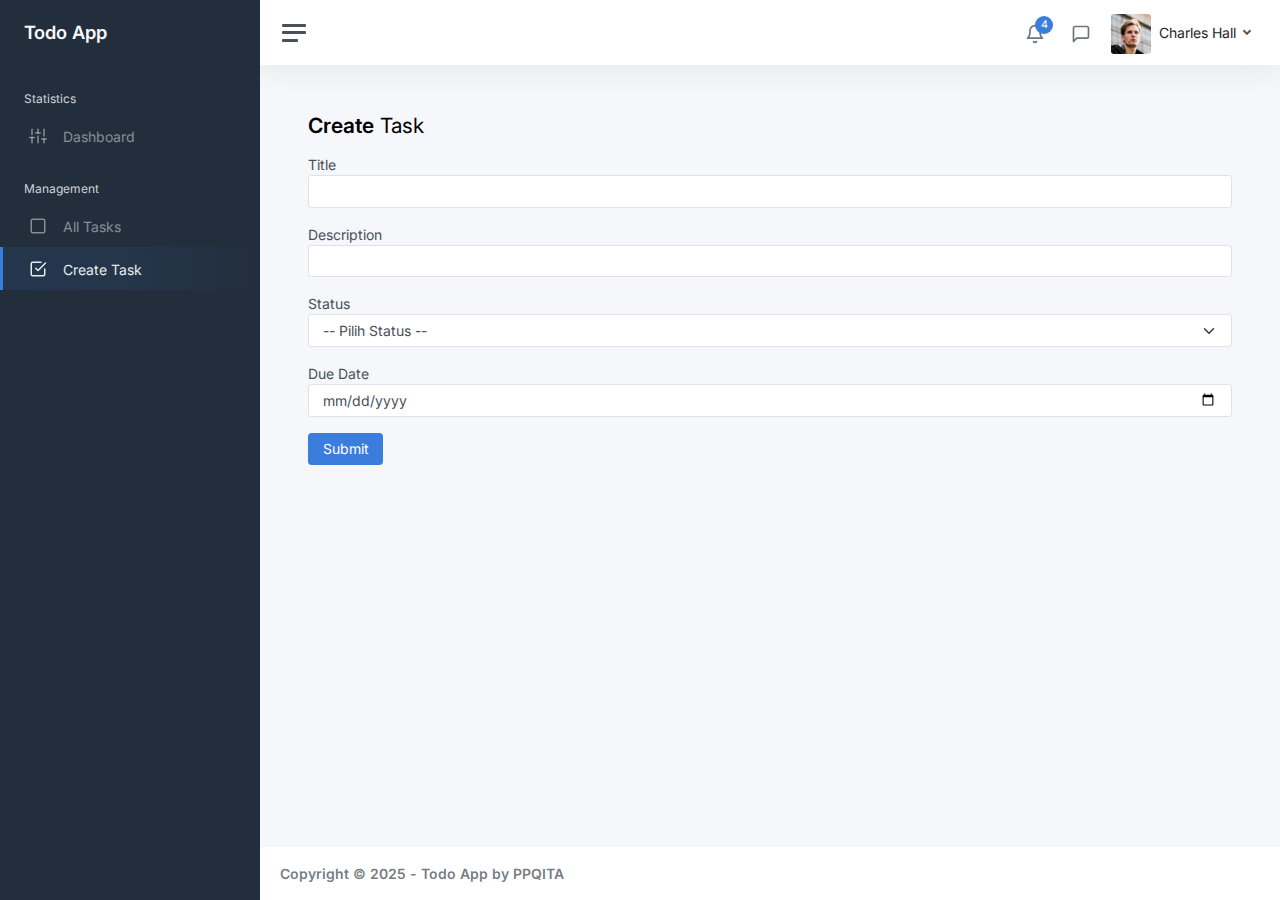
<file: create-task.html>
<!DOCTYPE html>
<html lang="en">
  <head>
    <meta charset="utf-8" />
    <meta http-equiv="X-UA-Compatible" content="IE=edge" />
    <meta
      name="viewport"
      content="width=device-width, initial-scale=1, shrink-to-fit=no"
    />
    <meta
      name="description"
      content="Responsive Admin &amp; Dashboard Template based on Bootstrap 5"
    />
    <meta name="author" content="AdminKit" />
    <meta
      name="keywords"
      content="adminkit, bootstrap, bootstrap 5, admin, dashboard, template, responsive, css, sass, html, theme, front-end, ui kit, web"
    />

    <link
      href="https://cdn.jsdelivr.net/npm/bootstrap@5.0.2/dist/css/bootstrap.min.css"
      rel="stylesheet"
      integrity="sha384-EVSTQN3/azprG1Anm3QDgpJLIm9Nao0Yz1ztcQTwFspd3yD65VohhpuuCOmLASjC"
      crossorigin="anonymous"
    />

    <link rel="preconnect" href="https://fonts.gstatic.com" />
    <link rel="shortcut icon" href="img/icons/icon-48x48.png" />

    <link rel="canonical" href="https://demo-basic.adminkit.io/" />

    <title>Todo List App</title>

    <link href="/styles/style.css" rel="stylesheet" />
    <link
      href="https://fonts.googleapis.com/css2?family=Inter:wght@300;400;600&display=swap"
      rel="stylesheet"
    />
  </head>

  <body>
    <div class="wrapper">
      <nav id="sidebar" class="sidebar js-sidebar">
        <div class="sidebar-content js-simplebar">
          <a class="sidebar-brand" href="index.html">
            <span class="align-middle">Todo App</span>
          </a>

          <ul class="sidebar-nav">
            <li class="sidebar-header">Statistics</li>

            <li class="sidebar-item">
              <a class="sidebar-link" href="index.html">
                <i class="align-middle" data-feather="sliders"></i>
                <span class="align-middle">Dashboard</span>
              </a>
            </li>

            <li class="sidebar-header">Management</li>

            <li class="sidebar-item">
              <a class="sidebar-link" href="all-tasks.html">
                <i class="align-middle" data-feather="square"></i>
                <span class="align-middle">All Tasks</span>
              </a>
            </li>

            <li class="sidebar-item active">
              <a class="sidebar-link" href="create-task.html">
                <i class="align-middle" data-feather="check-square"></i>
                <span class="align-middle">Create Task</span>
              </a>
            </li>
          </ul>
        </div>
      </nav>

      <div class="main">
        <nav class="navbar navbar-expand navbar-light navbar-bg">
          <a class="sidebar-toggle js-sidebar-toggle">
            <i class="hamburger align-self-center"></i>
          </a>

          <div class="navbar-collapse collapse">
            <ul class="navbar-nav navbar-align">
              <li class="nav-item dropdown">
                <a
                  class="nav-icon dropdown-toggle"
                  href="#"
                  id="alertsDropdown"
                  data-bs-toggle="dropdown"
                >
                  <div class="position-relative">
                    <i class="align-middle" data-feather="bell"></i>
                    <span class="indicator">4</span>
                  </div>
                </a>
                <div
                  class="dropdown-menu dropdown-menu-lg dropdown-menu-end py-0"
                  aria-labelledby="alertsDropdown"
                >
                  <div class="dropdown-menu-header">4 New Notifications</div>
                  <div class="list-group">
                    <a href="#" class="list-group-item">
                      <div class="row g-0 align-items-center">
                        <div class="col-2">
                          <i
                            class="text-danger"
                            data-feather="alert-circle"
                          ></i>
                        </div>
                        <div class="col-10">
                          <div class="text-dark">Update completed</div>
                          <div class="text-muted small mt-1">
                            Restart server 12 to complete the update.
                          </div>
                          <div class="text-muted small mt-1">30m ago</div>
                        </div>
                      </div>
                    </a>
                    <a href="#" class="list-group-item">
                      <div class="row g-0 align-items-center">
                        <div class="col-2">
                          <i class="text-warning" data-feather="bell"></i>
                        </div>
                        <div class="col-10">
                          <div class="text-dark">Lorem ipsum</div>
                          <div class="text-muted small mt-1">
                            Aliquam ex eros, imperdiet vulputate hendrerit et.
                          </div>
                          <div class="text-muted small mt-1">2h ago</div>
                        </div>
                      </div>
                    </a>
                    <a href="#" class="list-group-item">
                      <div class="row g-0 align-items-center">
                        <div class="col-2">
                          <i class="text-primary" data-feather="home"></i>
                        </div>
                        <div class="col-10">
                          <div class="text-dark">Login from 192.186.1.8</div>
                          <div class="text-muted small mt-1">5h ago</div>
                        </div>
                      </div>
                    </a>
                    <a href="#" class="list-group-item">
                      <div class="row g-0 align-items-center">
                        <div class="col-2">
                          <i class="text-success" data-feather="user-plus"></i>
                        </div>
                        <div class="col-10">
                          <div class="text-dark">New connection</div>
                          <div class="text-muted small mt-1">
                            Christina accepted your request.
                          </div>
                          <div class="text-muted small mt-1">14h ago</div>
                        </div>
                      </div>
                    </a>
                  </div>
                  <div class="dropdown-menu-footer">
                    <a href="#" class="text-muted">Show all notifications</a>
                  </div>
                </div>
              </li>
              <li class="nav-item dropdown">
                <a
                  class="nav-icon dropdown-toggle"
                  href="#"
                  id="messagesDropdown"
                  data-bs-toggle="dropdown"
                >
                  <div class="position-relative">
                    <i class="align-middle" data-feather="message-square"></i>
                  </div>
                </a>
                <div
                  class="dropdown-menu dropdown-menu-lg dropdown-menu-end py-0"
                  aria-labelledby="messagesDropdown"
                >
                  <div class="dropdown-menu-header">
                    <div class="position-relative">4 New Messages</div>
                  </div>
                  <div class="list-group">
                    <a href="#" class="list-group-item">
                      <div class="row g-0 align-items-center">
                        <div class="col-2">
                          <img
                            src="template/img/avatars/avatar-5.jpg"
                            class="avatar img-fluid rounded-circle"
                            alt="Vanessa Tucker"
                          />
                        </div>
                        <div class="col-10 ps-2">
                          <div class="text-dark">Vanessa Tucker</div>
                          <div class="text-muted small mt-1">
                            Nam pretium turpis et arcu. Duis arcu tortor.
                          </div>
                          <div class="text-muted small mt-1">15m ago</div>
                        </div>
                      </div>
                    </a>
                    <a href="#" class="list-group-item">
                      <div class="row g-0 align-items-center">
                        <div class="col-2">
                          <img
                            src="template/img/avatars/avatar-2.jpg"
                            class="avatar img-fluid rounded-circle"
                            alt="William Harris"
                          />
                        </div>
                        <div class="col-10 ps-2">
                          <div class="text-dark">William Harris</div>
                          <div class="text-muted small mt-1">
                            Curabitur ligula sapien euismod vitae.
                          </div>
                          <div class="text-muted small mt-1">2h ago</div>
                        </div>
                      </div>
                    </a>
                    <a href="#" class="list-group-item">
                      <div class="row g-0 align-items-center">
                        <div class="col-2">
                          <img
                            src="template/img/avatars/avatar-4.jpg"
                            class="avatar img-fluid rounded-circle"
                            alt="Christina Mason"
                          />
                        </div>
                        <div class="col-10 ps-2">
                          <div class="text-dark">Christina Mason</div>
                          <div class="text-muted small mt-1">
                            Pellentesque auctor neque nec urna.
                          </div>
                          <div class="text-muted small mt-1">4h ago</div>
                        </div>
                      </div>
                    </a>
                    <a href="#" class="list-group-item">
                      <div class="row g-0 align-items-center">
                        <div class="col-2">
                          <img
                            src="template/img/avatars/avatar-3.jpg"
                            class="avatar img-fluid rounded-circle"
                            alt="Sharon Lessman"
                          />
                        </div>
                        <div class="col-10 ps-2">
                          <div class="text-dark">Sharon Lessman</div>
                          <div class="text-muted small mt-1">
                            Aenean tellus metus, bibendum sed, posuere ac,
                            mattis non.
                          </div>
                          <div class="text-muted small mt-1">5h ago</div>
                        </div>
                      </div>
                    </a>
                  </div>
                  <div class="dropdown-menu-footer">
                    <a href="#" class="text-muted">Show all messages</a>
                  </div>
                </div>
              </li>
              <li class="nav-item dropdown">
                <a
                  class="nav-icon dropdown-toggle d-inline-block d-sm-none"
                  href="#"
                  data-bs-toggle="dropdown"
                >
                  <i class="align-middle" data-feather="settings"></i>
                </a>

                <a
                  class="nav-link dropdown-toggle d-none d-sm-inline-block"
                  href="#"
                  data-bs-toggle="dropdown"
                >
                  <img
                    src="template/img/avatars/avatar.jpg"
                    class="avatar img-fluid rounded me-1"
                    alt="Charles Hall"
                  />
                  <span class="text-dark">Charles Hall</span>
                </a>
                <div class="dropdown-menu dropdown-menu-end">
                  <a class="dropdown-item" href="pp-tahun-ajaran.html"
                    ><i class="align-middle me-1" data-feather="user"></i>
                    Profile</a
                  >
                  <a class="dropdown-item" href="#"
                    ><i class="align-middle me-1" data-feather="pie-chart"></i>
                    Analytics</a
                  >
                  <div class="dropdown-divider"></div>
                  <a class="dropdown-item" href="index.html"
                    ><i class="align-middle me-1" data-feather="settings"></i>
                    Settings & Privacy</a
                  >
                  <a class="dropdown-item" href="#"
                    ><i
                      class="align-middle me-1"
                      data-feather="help-circle"
                    ></i>
                    Help Center</a
                  >
                  <div class="dropdown-divider"></div>
                  <a class="dropdown-item" href="#">Log out</a>
                </div>
              </li>
            </ul>
          </div>
        </nav>

        <main class="content">
          <div class="container-fluid p-0">
            <h1 class="h3 mb-3"><strong>Create</strong> Task</h1>

            <!-- Content Row -->
            <div class="row">
              <div class="col">
                <form id="create_form">
                  <input type="text" name="todo_id" id="todo_id" hidden />
                  <div class="form-group mb-2">
                    <label for="title">Title</label>
                    <input
                      type="text"
                      name="title"
                      id="title"
                      class="form-control mb-3"
                    />
                  </div>

                  <div class="form-group mb-2">
                    <label for="description">Description</label>
                    <input
                      type="text"
                      name="description"
                      id="description"
                      class="form-control mb-3"
                    />
                  </div>

                  <div class="form-group mb-2">
                    <label for="is_completed">Status</label>
                    <select
                      name="is_completed"
                      id="is_completed"
                      class="form-select mb-3"
                    >
                      <option value="">-- Pilih Status --</option>
                      <option value="true">Completed</option>
                      <option value="false">Not Completed</option>
                    </select>
                  </div>

                  <div class="form-group mb-3">
                    <label for="due_date">Due Date</label>
                    <input
                      type="date"
                      name="due_date"
                      id="due_date"
                      class="form-control"
                    />
                  </div>

                  <button type="submit" class="btn btn-primary">Submit</button>
                </form>
              </div>
            </div>
          </div>
        </main>

        <footer class="footer">
          <div class="container-fluid">
            <div class="row text-muted">
              <div class="col-6 text-start">
                <p class="mb-0">
                  <a
                    class="text-muted"
                    href="https://adminkit.io/"
                    target="_blank"
                    ><strong>Copyright &copy; 2025 -</strong></a
                  >

                  <a
                    class="text-muted"
                    href="https://adminkit.io/"
                    target="_blank"
                    ><strong>Todo App by PPQITA</strong></a
                  >
                </p>
              </div>
            </div>
          </div>
        </footer>
      </div>
    </div>

    <script src="/template/js/app.js"></script>
    <script type="module" src="/Controller/CreateTask.js"></script>
  </body>
</html>
</file>
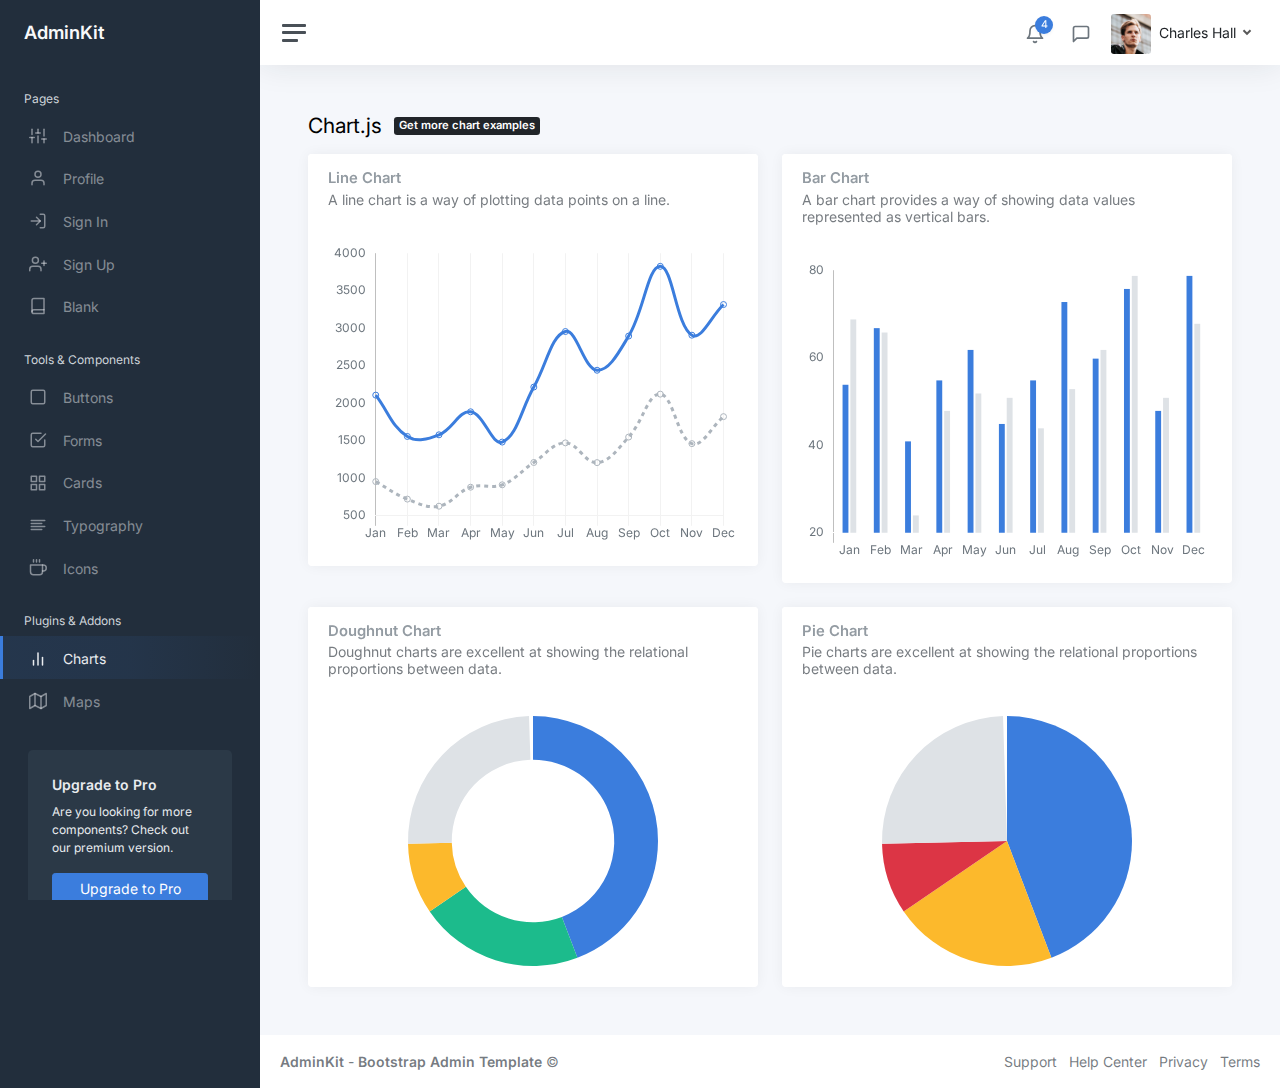
<file: template/charts-chartjs.html>
<!DOCTYPE html>
<html lang="en">

<head>
	<meta charset="utf-8">
	<meta http-equiv="X-UA-Compatible" content="IE=edge">
	<meta name="viewport" content="width=device-width, initial-scale=1, shrink-to-fit=no">
	<meta name="description" content="Responsive Admin &amp; Dashboard Template based on Bootstrap 5">
	<meta name="author" content="AdminKit">
	<meta name="keywords" content="adminkit, bootstrap, bootstrap 5, admin, dashboard, template, responsive, css, sass, html, theme, front-end, ui kit, web">

	<link rel="preconnect" href="https://fonts.gstatic.com">
	<link rel="shortcut icon" href="img/icons/icon-48x48.png" />

	<link rel="canonical" href="https://demo-basic.adminkit.io/charts-chartjs.html" />

	<title>Chart.js | AdminKit Demo</title>

	<link href="css/app.css" rel="stylesheet">
	<link href="https://fonts.googleapis.com/css2?family=Inter:wght@300;400;600&display=swap" rel="stylesheet">
</head>

<body>
	<div class="wrapper">
		<nav id="sidebar" class="sidebar js-sidebar">
			<div class="sidebar-content js-simplebar">
				<a class="sidebar-brand" href="index.html">
          <span class="align-middle">AdminKit</span>
        </a>

				<ul class="sidebar-nav">
					<li class="sidebar-header">
						Pages
					</li>

					<li class="sidebar-item">
						<a class="sidebar-link" href="index.html">
              <i class="align-middle" data-feather="sliders"></i> <span class="align-middle">Dashboard</span>
            </a>
					</li>

					<li class="sidebar-item">
						<a class="sidebar-link" href="pages-profile.html">
              <i class="align-middle" data-feather="user"></i> <span class="align-middle">Profile</span>
            </a>
					</li>

					<li class="sidebar-item">
						<a class="sidebar-link" href="pages-sign-in.html">
              <i class="align-middle" data-feather="log-in"></i> <span class="align-middle">Sign In</span>
            </a>
					</li>

					<li class="sidebar-item">
						<a class="sidebar-link" href="pages-sign-up.html">
              <i class="align-middle" data-feather="user-plus"></i> <span class="align-middle">Sign Up</span>
            </a>
					</li>

					<li class="sidebar-item">
						<a class="sidebar-link" href="pages-blank.html">
              <i class="align-middle" data-feather="book"></i> <span class="align-middle">Blank</span>
            </a>
					</li>

					<li class="sidebar-header">
						Tools & Components
					</li>

					<li class="sidebar-item">
						<a class="sidebar-link" href="ui-buttons.html">
              <i class="align-middle" data-feather="square"></i> <span class="align-middle">Buttons</span>
            </a>
					</li>

					<li class="sidebar-item">
						<a class="sidebar-link" href="ui-forms.html">
              <i class="align-middle" data-feather="check-square"></i> <span class="align-middle">Forms</span>
            </a>
					</li>

					<li class="sidebar-item">
						<a class="sidebar-link" href="ui-cards.html">
              <i class="align-middle" data-feather="grid"></i> <span class="align-middle">Cards</span>
            </a>
					</li>

					<li class="sidebar-item">
						<a class="sidebar-link" href="ui-typography.html">
              <i class="align-middle" data-feather="align-left"></i> <span class="align-middle">Typography</span>
            </a>
					</li>

					<li class="sidebar-item">
						<a class="sidebar-link" href="icons-feather.html">
              <i class="align-middle" data-feather="coffee"></i> <span class="align-middle">Icons</span>
            </a>
					</li>

					<li class="sidebar-header">
						Plugins & Addons
					</li>

					<li class="sidebar-item active">
						<a class="sidebar-link" href="charts-chartjs.html">
              <i class="align-middle" data-feather="bar-chart-2"></i> <span class="align-middle">Charts</span>
            </a>
					</li>

					<li class="sidebar-item">
						<a class="sidebar-link" href="maps-google.html">
              <i class="align-middle" data-feather="map"></i> <span class="align-middle">Maps</span>
            </a>
					</li>
				</ul>

				<div class="sidebar-cta">
					<div class="sidebar-cta-content">
						<strong class="d-inline-block mb-2">Upgrade to Pro</strong>
						<div class="mb-3 text-sm">
							Are you looking for more components? Check out our premium version.
						</div>
						<div class="d-grid">
							<a href="upgrade-to-pro.html" class="btn btn-primary">Upgrade to Pro</a>
						</div>
					</div>
				</div>
			</div>
		</nav>

		<div class="main">
			<nav class="navbar navbar-expand navbar-light navbar-bg">
				<a class="sidebar-toggle js-sidebar-toggle">
          <i class="hamburger align-self-center"></i>
        </a>

				<div class="navbar-collapse collapse">
					<ul class="navbar-nav navbar-align">
						<li class="nav-item dropdown">
							<a class="nav-icon dropdown-toggle" href="#" id="alertsDropdown" data-bs-toggle="dropdown">
								<div class="position-relative">
									<i class="align-middle" data-feather="bell"></i>
									<span class="indicator">4</span>
								</div>
							</a>
							<div class="dropdown-menu dropdown-menu-lg dropdown-menu-end py-0" aria-labelledby="alertsDropdown">
								<div class="dropdown-menu-header">
									4 New Notifications
								</div>
								<div class="list-group">
									<a href="#" class="list-group-item">
										<div class="row g-0 align-items-center">
											<div class="col-2">
												<i class="text-danger" data-feather="alert-circle"></i>
											</div>
											<div class="col-10">
												<div class="text-dark">Update completed</div>
												<div class="text-muted small mt-1">Restart server 12 to complete the update.</div>
												<div class="text-muted small mt-1">30m ago</div>
											</div>
										</div>
									</a>
									<a href="#" class="list-group-item">
										<div class="row g-0 align-items-center">
											<div class="col-2">
												<i class="text-warning" data-feather="bell"></i>
											</div>
											<div class="col-10">
												<div class="text-dark">Lorem ipsum</div>
												<div class="text-muted small mt-1">Aliquam ex eros, imperdiet vulputate hendrerit et.</div>
												<div class="text-muted small mt-1">2h ago</div>
											</div>
										</div>
									</a>
									<a href="#" class="list-group-item">
										<div class="row g-0 align-items-center">
											<div class="col-2">
												<i class="text-primary" data-feather="home"></i>
											</div>
											<div class="col-10">
												<div class="text-dark">Login from 192.186.1.8</div>
												<div class="text-muted small mt-1">5h ago</div>
											</div>
										</div>
									</a>
									<a href="#" class="list-group-item">
										<div class="row g-0 align-items-center">
											<div class="col-2">
												<i class="text-success" data-feather="user-plus"></i>
											</div>
											<div class="col-10">
												<div class="text-dark">New connection</div>
												<div class="text-muted small mt-1">Christina accepted your request.</div>
												<div class="text-muted small mt-1">14h ago</div>
											</div>
										</div>
									</a>
								</div>
								<div class="dropdown-menu-footer">
									<a href="#" class="text-muted">Show all notifications</a>
								</div>
							</div>
						</li>
						<li class="nav-item dropdown">
							<a class="nav-icon dropdown-toggle" href="#" id="messagesDropdown" data-bs-toggle="dropdown">
								<div class="position-relative">
									<i class="align-middle" data-feather="message-square"></i>
								</div>
							</a>
							<div class="dropdown-menu dropdown-menu-lg dropdown-menu-end py-0" aria-labelledby="messagesDropdown">
								<div class="dropdown-menu-header">
									<div class="position-relative">
										4 New Messages
									</div>
								</div>
								<div class="list-group">
									<a href="#" class="list-group-item">
										<div class="row g-0 align-items-center">
											<div class="col-2">
												<img src="img/avatars/avatar-5.jpg" class="avatar img-fluid rounded-circle" alt="Vanessa Tucker">
											</div>
											<div class="col-10 ps-2">
												<div class="text-dark">Vanessa Tucker</div>
												<div class="text-muted small mt-1">Nam pretium turpis et arcu. Duis arcu tortor.</div>
												<div class="text-muted small mt-1">15m ago</div>
											</div>
										</div>
									</a>
									<a href="#" class="list-group-item">
										<div class="row g-0 align-items-center">
											<div class="col-2">
												<img src="img/avatars/avatar-2.jpg" class="avatar img-fluid rounded-circle" alt="William Harris">
											</div>
											<div class="col-10 ps-2">
												<div class="text-dark">William Harris</div>
												<div class="text-muted small mt-1">Curabitur ligula sapien euismod vitae.</div>
												<div class="text-muted small mt-1">2h ago</div>
											</div>
										</div>
									</a>
									<a href="#" class="list-group-item">
										<div class="row g-0 align-items-center">
											<div class="col-2">
												<img src="img/avatars/avatar-4.jpg" class="avatar img-fluid rounded-circle" alt="Christina Mason">
											</div>
											<div class="col-10 ps-2">
												<div class="text-dark">Christina Mason</div>
												<div class="text-muted small mt-1">Pellentesque auctor neque nec urna.</div>
												<div class="text-muted small mt-1">4h ago</div>
											</div>
										</div>
									</a>
									<a href="#" class="list-group-item">
										<div class="row g-0 align-items-center">
											<div class="col-2">
												<img src="img/avatars/avatar-3.jpg" class="avatar img-fluid rounded-circle" alt="Sharon Lessman">
											</div>
											<div class="col-10 ps-2">
												<div class="text-dark">Sharon Lessman</div>
												<div class="text-muted small mt-1">Aenean tellus metus, bibendum sed, posuere ac, mattis non.</div>
												<div class="text-muted small mt-1">5h ago</div>
											</div>
										</div>
									</a>
								</div>
								<div class="dropdown-menu-footer">
									<a href="#" class="text-muted">Show all messages</a>
								</div>
							</div>
						</li>
						<li class="nav-item dropdown">
							<a class="nav-icon dropdown-toggle d-inline-block d-sm-none" href="#" data-bs-toggle="dropdown">
                <i class="align-middle" data-feather="settings"></i>
              </a>

							<a class="nav-link dropdown-toggle d-none d-sm-inline-block" href="#" data-bs-toggle="dropdown">
                <img src="img/avatars/avatar.jpg" class="avatar img-fluid rounded me-1" alt="Charles Hall" /> <span class="text-dark">Charles Hall</span>
              </a>
							<div class="dropdown-menu dropdown-menu-end">
								<a class="dropdown-item" href="pages-profile.html"><i class="align-middle me-1" data-feather="user"></i> Profile</a>
								<a class="dropdown-item" href="#"><i class="align-middle me-1" data-feather="pie-chart"></i> Analytics</a>
								<div class="dropdown-divider"></div>
								<a class="dropdown-item" href="index.html"><i class="align-middle me-1" data-feather="settings"></i> Settings & Privacy</a>
								<a class="dropdown-item" href="#"><i class="align-middle me-1" data-feather="help-circle"></i> Help Center</a>
								<div class="dropdown-divider"></div>
								<a class="dropdown-item" href="#">Log out</a>
							</div>
						</li>
					</ul>
				</div>
			</nav>

			<main class="content">
				<div class="container-fluid p-0">

					<div class="mb-3">
						<h1 class="h3 d-inline align-middle">Chart.js</h1>
						<a class="badge bg-dark text-white ms-2" href="upgrade-to-pro.html">
      Get more chart examples
  </a>
					</div>
					<div class="row">
						<div class="col-12 col-lg-6">
							<div class="card flex-fill w-100">
								<div class="card-header">
									<h5 class="card-title">Line Chart</h5>
									<h6 class="card-subtitle text-muted">A line chart is a way of plotting data points on a line.</h6>
								</div>
								<div class="card-body">
									<div class="chart">
										<canvas id="chartjs-line"></canvas>
									</div>
								</div>
							</div>
						</div>

						<div class="col-12 col-lg-6">
							<div class="card">
								<div class="card-header">
									<h5 class="card-title">Bar Chart</h5>
									<h6 class="card-subtitle text-muted">A bar chart provides a way of showing data values represented as vertical bars.</h6>
								</div>
								<div class="card-body">
									<div class="chart">
										<canvas id="chartjs-bar"></canvas>
									</div>
								</div>
							</div>
						</div>

						<div class="col-12 col-lg-6">
							<div class="card">
								<div class="card-header">
									<h5 class="card-title">Doughnut Chart</h5>
									<h6 class="card-subtitle text-muted">Doughnut charts are excellent at showing the relational proportions between data.</h6>
								</div>
								<div class="card-body">
									<div class="chart chart-sm">
										<canvas id="chartjs-doughnut"></canvas>
									</div>
								</div>
							</div>
						</div>

						<div class="col-12 col-lg-6">
							<div class="card">
								<div class="card-header">
									<h5 class="card-title">Pie Chart</h5>
									<h6 class="card-subtitle text-muted">Pie charts are excellent at showing the relational proportions between data.</h6>
								</div>
								<div class="card-body">
									<div class="chart chart-sm">
										<canvas id="chartjs-pie"></canvas>
									</div>
								</div>
							</div>
						</div>
					</div>

				</div>
			</main>

			<footer class="footer">
				<div class="container-fluid">
					<div class="row text-muted">
						<div class="col-6 text-start">
							<p class="mb-0">
								<a class="text-muted" href="https://adminkit.io/" target="_blank"><strong>AdminKit</strong></a> - <a class="text-muted" href="https://adminkit.io/" target="_blank"><strong>Bootstrap Admin Template</strong></a>								&copy;
							</p>
						</div>
						<div class="col-6 text-end">
							<ul class="list-inline">
								<li class="list-inline-item">
									<a class="text-muted" href="https://adminkit.io/" target="_blank">Support</a>
								</li>
								<li class="list-inline-item">
									<a class="text-muted" href="https://adminkit.io/" target="_blank">Help Center</a>
								</li>
								<li class="list-inline-item">
									<a class="text-muted" href="https://adminkit.io/" target="_blank">Privacy</a>
								</li>
								<li class="list-inline-item">
									<a class="text-muted" href="https://adminkit.io/" target="_blank">Terms</a>
								</li>
							</ul>
						</div>
					</div>
				</div>
			</footer>
		</div>
	</div>

	<script src="js/app.js"></script>

	<script>
		document.addEventListener("DOMContentLoaded", function() {
			// Line chart
			new Chart(document.getElementById("chartjs-line"), {
				type: "line",
				data: {
					labels: ["Jan", "Feb", "Mar", "Apr", "May", "Jun", "Jul", "Aug", "Sep", "Oct", "Nov", "Dec"],
					datasets: [{
						label: "Sales ($)",
						fill: true,
						backgroundColor: "transparent",
						borderColor: window.theme.primary,
						data: [2115, 1562, 1584, 1892, 1487, 2223, 2966, 2448, 2905, 3838, 2917, 3327]
					}, {
						label: "Orders",
						fill: true,
						backgroundColor: "transparent",
						borderColor: "#adb5bd",
						borderDash: [4, 4],
						data: [958, 724, 629, 883, 915, 1214, 1476, 1212, 1554, 2128, 1466, 1827]
					}]
				},
				options: {
					maintainAspectRatio: false,
					legend: {
						display: false
					},
					tooltips: {
						intersect: false
					},
					hover: {
						intersect: true
					},
					plugins: {
						filler: {
							propagate: false
						}
					},
					scales: {
						xAxes: [{
							reverse: true,
							gridLines: {
								color: "rgba(0,0,0,0.05)"
							}
						}],
						yAxes: [{
							ticks: {
								stepSize: 500
							},
							display: true,
							borderDash: [5, 5],
							gridLines: {
								color: "rgba(0,0,0,0)",
								fontColor: "#fff"
							}
						}]
					}
				}
			});
		});
	</script>
	<script>
		document.addEventListener("DOMContentLoaded", function() {
			// Bar chart
			new Chart(document.getElementById("chartjs-bar"), {
				type: "bar",
				data: {
					labels: ["Jan", "Feb", "Mar", "Apr", "May", "Jun", "Jul", "Aug", "Sep", "Oct", "Nov", "Dec"],
					datasets: [{
						label: "Last year",
						backgroundColor: window.theme.primary,
						borderColor: window.theme.primary,
						hoverBackgroundColor: window.theme.primary,
						hoverBorderColor: window.theme.primary,
						data: [54, 67, 41, 55, 62, 45, 55, 73, 60, 76, 48, 79],
						barPercentage: .75,
						categoryPercentage: .5
					}, {
						label: "This year",
						backgroundColor: "#dee2e6",
						borderColor: "#dee2e6",
						hoverBackgroundColor: "#dee2e6",
						hoverBorderColor: "#dee2e6",
						data: [69, 66, 24, 48, 52, 51, 44, 53, 62, 79, 51, 68],
						barPercentage: .75,
						categoryPercentage: .5
					}]
				},
				options: {
					maintainAspectRatio: false,
					legend: {
						display: false
					},
					scales: {
						yAxes: [{
							gridLines: {
								display: false
							},
							stacked: false,
							ticks: {
								stepSize: 20
							}
						}],
						xAxes: [{
							stacked: false,
							gridLines: {
								color: "transparent"
							}
						}]
					}
				}
			});
		});
	</script>
	<script>
		document.addEventListener("DOMContentLoaded", function() {
			// Doughnut chart
			new Chart(document.getElementById("chartjs-doughnut"), {
				type: "doughnut",
				data: {
					labels: ["Social", "Search Engines", "Direct", "Other"],
					datasets: [{
						data: [260, 125, 54, 146],
						backgroundColor: [
							window.theme.primary,
							window.theme.success,
							window.theme.warning,
							"#dee2e6"
						],
						borderColor: "transparent"
					}]
				},
				options: {
					maintainAspectRatio: false,
					cutoutPercentage: 65,
					legend: {
						display: false
					}
				}
			});
		});
	</script>
	<script>
		document.addEventListener("DOMContentLoaded", function() {
			// Pie chart
			new Chart(document.getElementById("chartjs-pie"), {
				type: "pie",
				data: {
					labels: ["Social", "Search Engines", "Direct", "Other"],
					datasets: [{
						data: [260, 125, 54, 146],
						backgroundColor: [
							window.theme.primary,
							window.theme.warning,
							window.theme.danger,
							"#dee2e6"
						],
						borderColor: "transparent"
					}]
				},
				options: {
					maintainAspectRatio: false,
					legend: {
						display: false
					}
				}
			});
		});
	</script>
	<script>
		document.addEventListener("DOMContentLoaded", function() {
			// Radar chart
			new Chart(document.getElementById("chartjs-radar"), {
				type: "radar",
				data: {
					labels: ["Speed", "Reliability", "Comfort", "Safety", "Efficiency"],
					datasets: [{
						label: "Model X",
						backgroundColor: "rgba(0, 123, 255, 0.2)",
						borderColor: window.theme.primary,
						pointBackgroundColor: window.theme.primary,
						pointBorderColor: "#fff",
						pointHoverBackgroundColor: "#fff",
						pointHoverBorderColor: window.theme.primary,
						data: [70, 53, 82, 60, 33]
					}, {
						label: "Model S",
						backgroundColor: "rgba(220, 53, 69, 0.2)",
						borderColor: window.theme.danger,
						pointBackgroundColor: window.theme.danger,
						pointBorderColor: "#fff",
						pointHoverBackgroundColor: "#fff",
						pointHoverBorderColor: window.theme.danger,
						data: [35, 38, 65, 85, 84]
					}]
				},
				options: {
					maintainAspectRatio: false
				}
			});
		});
	</script>
	<script>
		document.addEventListener("DOMContentLoaded", function() {
			// Polar Area chart
			new Chart(document.getElementById("chartjs-polar-area"), {
				type: "polarArea",
				data: {
					labels: ["Speed", "Reliability", "Comfort", "Safety", "Efficiency"],
					datasets: [{
						label: "Model S",
						data: [35, 38, 65, 70, 24],
						backgroundColor: [
							window.theme.primary,
							window.theme.success,
							window.theme.danger,
							window.theme.warning,
							window.theme.info
						]
					}]
				},
				options: {
					maintainAspectRatio: false
				}
			});
		});
	</script>

</body>

</html>
</file>
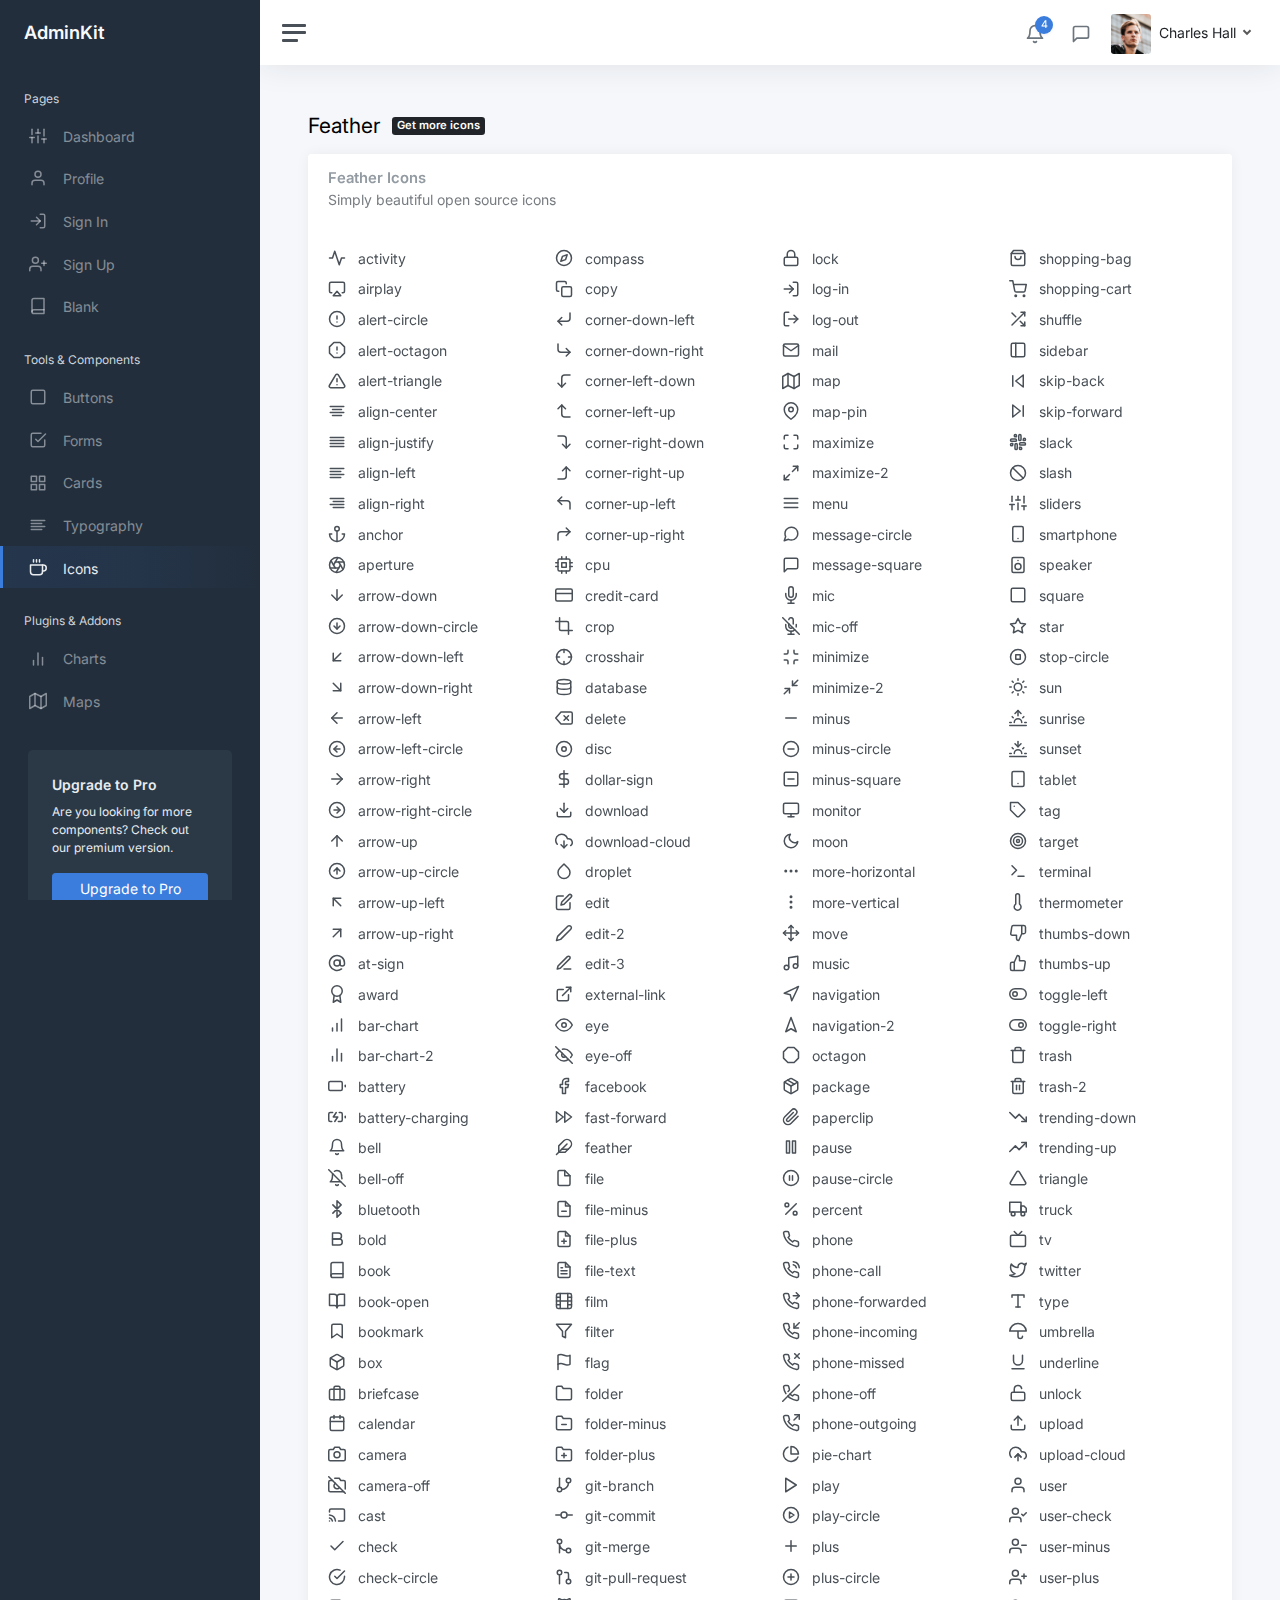
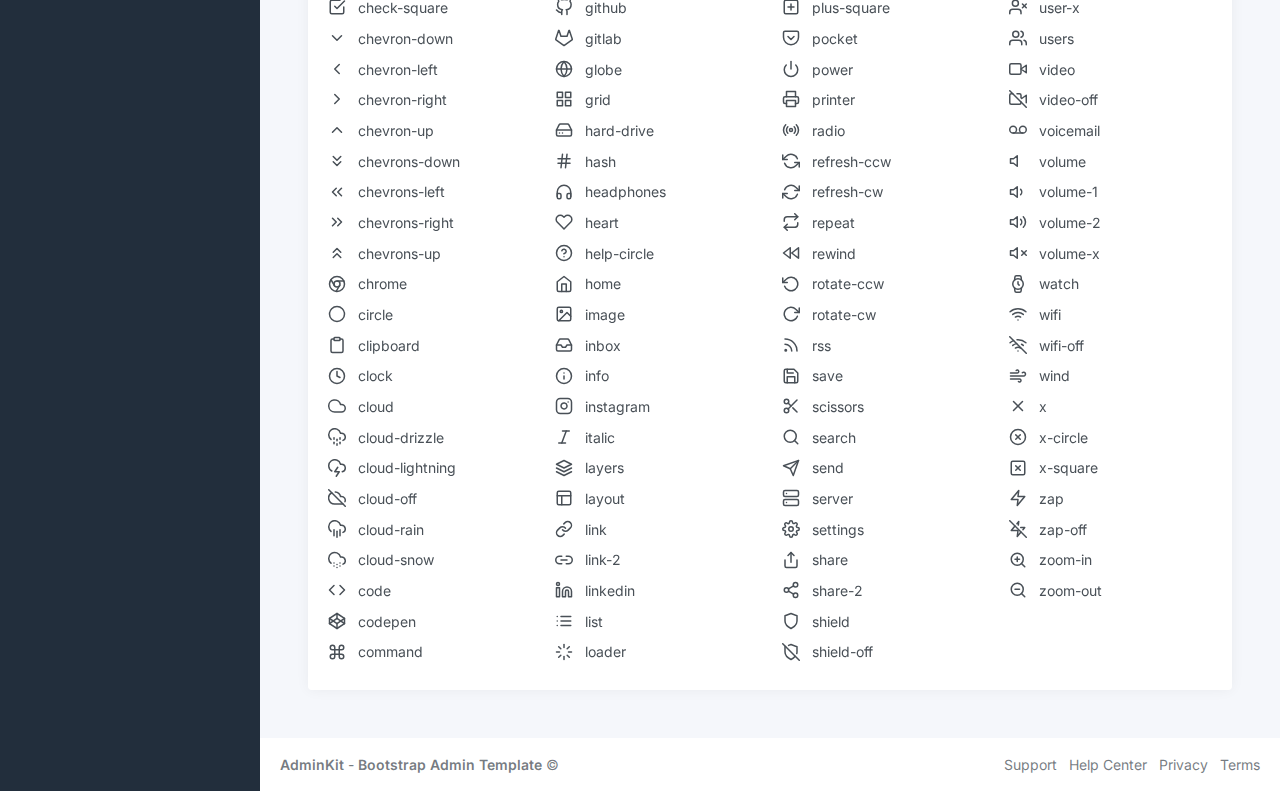
<file: template/icons-feather.html>
<!DOCTYPE html>
<html lang="en">

<head>
	<meta charset="utf-8">
	<meta http-equiv="X-UA-Compatible" content="IE=edge">
	<meta name="viewport" content="width=device-width, initial-scale=1, shrink-to-fit=no">
	<meta name="description" content="Responsive Admin &amp; Dashboard Template based on Bootstrap 5">
	<meta name="author" content="AdminKit">
	<meta name="keywords" content="adminkit, bootstrap, bootstrap 5, admin, dashboard, template, responsive, css, sass, html, theme, front-end, ui kit, web">

	<link rel="preconnect" href="https://fonts.gstatic.com">
	<link rel="shortcut icon" href="img/icons/icon-48x48.png" />

	<link rel="canonical" href="https://demo-basic.adminkit.io/icons-feather.html" />

	<title>Feather | AdminKit Demo</title>

	<link href="css/app.css" rel="stylesheet">
	<link href="https://fonts.googleapis.com/css2?family=Inter:wght@300;400;600&display=swap" rel="stylesheet">
</head>

<body>
	<div class="wrapper">
		<nav id="sidebar" class="sidebar js-sidebar">
			<div class="sidebar-content js-simplebar">
				<a class="sidebar-brand" href="index.html">
          <span class="align-middle">AdminKit</span>
        </a>

				<ul class="sidebar-nav">
					<li class="sidebar-header">
						Pages
					</li>

					<li class="sidebar-item">
						<a class="sidebar-link" href="index.html">
              <i class="align-middle" data-feather="sliders"></i> <span class="align-middle">Dashboard</span>
            </a>
					</li>

					<li class="sidebar-item">
						<a class="sidebar-link" href="pages-profile.html">
              <i class="align-middle" data-feather="user"></i> <span class="align-middle">Profile</span>
            </a>
					</li>

					<li class="sidebar-item">
						<a class="sidebar-link" href="pages-sign-in.html">
              <i class="align-middle" data-feather="log-in"></i> <span class="align-middle">Sign In</span>
            </a>
					</li>

					<li class="sidebar-item">
						<a class="sidebar-link" href="pages-sign-up.html">
              <i class="align-middle" data-feather="user-plus"></i> <span class="align-middle">Sign Up</span>
            </a>
					</li>

					<li class="sidebar-item">
						<a class="sidebar-link" href="pages-blank.html">
              <i class="align-middle" data-feather="book"></i> <span class="align-middle">Blank</span>
            </a>
					</li>

					<li class="sidebar-header">
						Tools & Components
					</li>

					<li class="sidebar-item">
						<a class="sidebar-link" href="ui-buttons.html">
              <i class="align-middle" data-feather="square"></i> <span class="align-middle">Buttons</span>
            </a>
					</li>

					<li class="sidebar-item">
						<a class="sidebar-link" href="ui-forms.html">
              <i class="align-middle" data-feather="check-square"></i> <span class="align-middle">Forms</span>
            </a>
					</li>

					<li class="sidebar-item">
						<a class="sidebar-link" href="ui-cards.html">
              <i class="align-middle" data-feather="grid"></i> <span class="align-middle">Cards</span>
            </a>
					</li>

					<li class="sidebar-item">
						<a class="sidebar-link" href="ui-typography.html">
              <i class="align-middle" data-feather="align-left"></i> <span class="align-middle">Typography</span>
            </a>
					</li>

					<li class="sidebar-item active">
						<a class="sidebar-link" href="icons-feather.html">
              <i class="align-middle" data-feather="coffee"></i> <span class="align-middle">Icons</span>
            </a>
					</li>

					<li class="sidebar-header">
						Plugins & Addons
					</li>

					<li class="sidebar-item">
						<a class="sidebar-link" href="charts-chartjs.html">
              <i class="align-middle" data-feather="bar-chart-2"></i> <span class="align-middle">Charts</span>
            </a>
					</li>

					<li class="sidebar-item">
						<a class="sidebar-link" href="maps-google.html">
              <i class="align-middle" data-feather="map"></i> <span class="align-middle">Maps</span>
            </a>
					</li>
				</ul>

				<div class="sidebar-cta">
					<div class="sidebar-cta-content">
						<strong class="d-inline-block mb-2">Upgrade to Pro</strong>
						<div class="mb-3 text-sm">
							Are you looking for more components? Check out our premium version.
						</div>
						<div class="d-grid">
							<a href="upgrade-to-pro.html" class="btn btn-primary">Upgrade to Pro</a>
						</div>
					</div>
				</div>
			</div>
		</nav>

		<div class="main">
			<nav class="navbar navbar-expand navbar-light navbar-bg">
				<a class="sidebar-toggle js-sidebar-toggle">
          <i class="hamburger align-self-center"></i>
        </a>

				<div class="navbar-collapse collapse">
					<ul class="navbar-nav navbar-align">
						<li class="nav-item dropdown">
							<a class="nav-icon dropdown-toggle" href="#" id="alertsDropdown" data-bs-toggle="dropdown">
								<div class="position-relative">
									<i class="align-middle" data-feather="bell"></i>
									<span class="indicator">4</span>
								</div>
							</a>
							<div class="dropdown-menu dropdown-menu-lg dropdown-menu-end py-0" aria-labelledby="alertsDropdown">
								<div class="dropdown-menu-header">
									4 New Notifications
								</div>
								<div class="list-group">
									<a href="#" class="list-group-item">
										<div class="row g-0 align-items-center">
											<div class="col-2">
												<i class="text-danger" data-feather="alert-circle"></i>
											</div>
											<div class="col-10">
												<div class="text-dark">Update completed</div>
												<div class="text-muted small mt-1">Restart server 12 to complete the update.</div>
												<div class="text-muted small mt-1">30m ago</div>
											</div>
										</div>
									</a>
									<a href="#" class="list-group-item">
										<div class="row g-0 align-items-center">
											<div class="col-2">
												<i class="text-warning" data-feather="bell"></i>
											</div>
											<div class="col-10">
												<div class="text-dark">Lorem ipsum</div>
												<div class="text-muted small mt-1">Aliquam ex eros, imperdiet vulputate hendrerit et.</div>
												<div class="text-muted small mt-1">2h ago</div>
											</div>
										</div>
									</a>
									<a href="#" class="list-group-item">
										<div class="row g-0 align-items-center">
											<div class="col-2">
												<i class="text-primary" data-feather="home"></i>
											</div>
											<div class="col-10">
												<div class="text-dark">Login from 192.186.1.8</div>
												<div class="text-muted small mt-1">5h ago</div>
											</div>
										</div>
									</a>
									<a href="#" class="list-group-item">
										<div class="row g-0 align-items-center">
											<div class="col-2">
												<i class="text-success" data-feather="user-plus"></i>
											</div>
											<div class="col-10">
												<div class="text-dark">New connection</div>
												<div class="text-muted small mt-1">Christina accepted your request.</div>
												<div class="text-muted small mt-1">14h ago</div>
											</div>
										</div>
									</a>
								</div>
								<div class="dropdown-menu-footer">
									<a href="#" class="text-muted">Show all notifications</a>
								</div>
							</div>
						</li>
						<li class="nav-item dropdown">
							<a class="nav-icon dropdown-toggle" href="#" id="messagesDropdown" data-bs-toggle="dropdown">
								<div class="position-relative">
									<i class="align-middle" data-feather="message-square"></i>
								</div>
							</a>
							<div class="dropdown-menu dropdown-menu-lg dropdown-menu-end py-0" aria-labelledby="messagesDropdown">
								<div class="dropdown-menu-header">
									<div class="position-relative">
										4 New Messages
									</div>
								</div>
								<div class="list-group">
									<a href="#" class="list-group-item">
										<div class="row g-0 align-items-center">
											<div class="col-2">
												<img src="img/avatars/avatar-5.jpg" class="avatar img-fluid rounded-circle" alt="Vanessa Tucker">
											</div>
											<div class="col-10 ps-2">
												<div class="text-dark">Vanessa Tucker</div>
												<div class="text-muted small mt-1">Nam pretium turpis et arcu. Duis arcu tortor.</div>
												<div class="text-muted small mt-1">15m ago</div>
											</div>
										</div>
									</a>
									<a href="#" class="list-group-item">
										<div class="row g-0 align-items-center">
											<div class="col-2">
												<img src="img/avatars/avatar-2.jpg" class="avatar img-fluid rounded-circle" alt="William Harris">
											</div>
											<div class="col-10 ps-2">
												<div class="text-dark">William Harris</div>
												<div class="text-muted small mt-1">Curabitur ligula sapien euismod vitae.</div>
												<div class="text-muted small mt-1">2h ago</div>
											</div>
										</div>
									</a>
									<a href="#" class="list-group-item">
										<div class="row g-0 align-items-center">
											<div class="col-2">
												<img src="img/avatars/avatar-4.jpg" class="avatar img-fluid rounded-circle" alt="Christina Mason">
											</div>
											<div class="col-10 ps-2">
												<div class="text-dark">Christina Mason</div>
												<div class="text-muted small mt-1">Pellentesque auctor neque nec urna.</div>
												<div class="text-muted small mt-1">4h ago</div>
											</div>
										</div>
									</a>
									<a href="#" class="list-group-item">
										<div class="row g-0 align-items-center">
											<div class="col-2">
												<img src="img/avatars/avatar-3.jpg" class="avatar img-fluid rounded-circle" alt="Sharon Lessman">
											</div>
											<div class="col-10 ps-2">
												<div class="text-dark">Sharon Lessman</div>
												<div class="text-muted small mt-1">Aenean tellus metus, bibendum sed, posuere ac, mattis non.</div>
												<div class="text-muted small mt-1">5h ago</div>
											</div>
										</div>
									</a>
								</div>
								<div class="dropdown-menu-footer">
									<a href="#" class="text-muted">Show all messages</a>
								</div>
							</div>
						</li>
						<li class="nav-item dropdown">
							<a class="nav-icon dropdown-toggle d-inline-block d-sm-none" href="#" data-bs-toggle="dropdown">
                <i class="align-middle" data-feather="settings"></i>
              </a>

							<a class="nav-link dropdown-toggle d-none d-sm-inline-block" href="#" data-bs-toggle="dropdown">
                <img src="img/avatars/avatar.jpg" class="avatar img-fluid rounded me-1" alt="Charles Hall" /> <span class="text-dark">Charles Hall</span>
              </a>
							<div class="dropdown-menu dropdown-menu-end">
								<a class="dropdown-item" href="pages-profile.html"><i class="align-middle me-1" data-feather="user"></i> Profile</a>
								<a class="dropdown-item" href="#"><i class="align-middle me-1" data-feather="pie-chart"></i> Analytics</a>
								<div class="dropdown-divider"></div>
								<a class="dropdown-item" href="index.html"><i class="align-middle me-1" data-feather="settings"></i> Settings & Privacy</a>
								<a class="dropdown-item" href="#"><i class="align-middle me-1" data-feather="help-circle"></i> Help Center</a>
								<div class="dropdown-divider"></div>
								<a class="dropdown-item" href="#">Log out</a>
							</div>
						</li>
					</ul>
				</div>
			</nav>

			<main class="content">
				<div class="container-fluid p-0">

					<div class="mb-3">
						<h1 class="h3 d-inline align-middle">Feather</h1>
						<a class="badge bg-dark text-white ms-2" href="upgrade-to-pro.html">
      Get more icons
  </a>
					</div>
					<div class="card">
						<div class="card-header">
							<h3 class="card-title">Feather Icons</h3>
							<h6 class="card-subtitle text-muted">Simply beautiful open source icons</h6>
						</div>
						<div class="card-body">
							<div class="row">
								<div class="col-12 col-md-6 col-lg-3">
									<div class="mb-2">
										<i class="align-middle me-2" data-feather="activity"></i> <span class="align-middle">activity</span>
									</div>
									<div class="mb-2">
										<i class="align-middle me-2" data-feather="airplay"></i> <span class="align-middle">airplay</span>
									</div>
									<div class="mb-2">
										<i class="align-middle me-2" data-feather="alert-circle"></i> <span class="align-middle">alert-circle</span>
									</div>
									<div class="mb-2">
										<i class="align-middle me-2" data-feather="alert-octagon"></i> <span class="align-middle">alert-octagon</span>
									</div>
									<div class="mb-2">
										<i class="align-middle me-2" data-feather="alert-triangle"></i> <span class="align-middle">alert-triangle</span>
									</div>
									<div class="mb-2">
										<i class="align-middle me-2" data-feather="align-center"></i> <span class="align-middle">align-center</span>
									</div>
									<div class="mb-2">
										<i class="align-middle me-2" data-feather="align-justify"></i> <span class="align-middle">align-justify</span>
									</div>
									<div class="mb-2">
										<i class="align-middle me-2" data-feather="align-left"></i> <span class="align-middle">align-left</span>
									</div>
									<div class="mb-2">
										<i class="align-middle me-2" data-feather="align-right"></i> <span class="align-middle">align-right</span>
									</div>
									<div class="mb-2">
										<i class="align-middle me-2" data-feather="anchor"></i> <span class="align-middle">anchor</span>
									</div>
									<div class="mb-2">
										<i class="align-middle me-2" data-feather="aperture"></i> <span class="align-middle">aperture</span>
									</div>
									<div class="mb-2">
										<i class="align-middle me-2" data-feather="arrow-down"></i> <span class="align-middle">arrow-down</span>
									</div>
									<div class="mb-2">
										<i class="align-middle me-2" data-feather="arrow-down-circle"></i> <span class="align-middle">arrow-down-circle</span>
									</div>
									<div class="mb-2">
										<i class="align-middle me-2" data-feather="arrow-down-left"></i> <span class="align-middle">arrow-down-left</span>
									</div>
									<div class="mb-2">
										<i class="align-middle me-2" data-feather="arrow-down-right"></i> <span class="align-middle">arrow-down-right</span>
									</div>
									<div class="mb-2">
										<i class="align-middle me-2" data-feather="arrow-left"></i> <span class="align-middle">arrow-left</span>
									</div>
									<div class="mb-2">
										<i class="align-middle me-2" data-feather="arrow-left-circle"></i> <span class="align-middle">arrow-left-circle</span>
									</div>
									<div class="mb-2">
										<i class="align-middle me-2" data-feather="arrow-right"></i> <span class="align-middle">arrow-right</span>
									</div>
									<div class="mb-2">
										<i class="align-middle me-2" data-feather="arrow-right-circle"></i> <span class="align-middle">arrow-right-circle</span>
									</div>
									<div class="mb-2">
										<i class="align-middle me-2" data-feather="arrow-up"></i> <span class="align-middle">arrow-up</span>
									</div>
									<div class="mb-2">
										<i class="align-middle me-2" data-feather="arrow-up-circle"></i> <span class="align-middle">arrow-up-circle</span>
									</div>
									<div class="mb-2">
										<i class="align-middle me-2" data-feather="arrow-up-left"></i> <span class="align-middle">arrow-up-left</span>
									</div>
									<div class="mb-2">
										<i class="align-middle me-2" data-feather="arrow-up-right"></i> <span class="align-middle">arrow-up-right</span>
									</div>
									<div class="mb-2">
										<i class="align-middle me-2" data-feather="at-sign"></i> <span class="align-middle">at-sign</span>
									</div>
									<div class="mb-2">
										<i class="align-middle me-2" data-feather="award"></i> <span class="align-middle">award</span>
									</div>
									<div class="mb-2">
										<i class="align-middle me-2" data-feather="bar-chart"></i> <span class="align-middle">bar-chart</span>
									</div>
									<div class="mb-2">
										<i class="align-middle me-2" data-feather="bar-chart-2"></i> <span class="align-middle">bar-chart-2</span>
									</div>
									<div class="mb-2">
										<i class="align-middle me-2" data-feather="battery"></i> <span class="align-middle">battery</span>
									</div>
									<div class="mb-2">
										<i class="align-middle me-2" data-feather="battery-charging"></i> <span class="align-middle">battery-charging</span>
									</div>
									<div class="mb-2">
										<i class="align-middle me-2" data-feather="bell"></i> <span class="align-middle">bell</span>
									</div>
									<div class="mb-2">
										<i class="align-middle me-2" data-feather="bell-off"></i> <span class="align-middle">bell-off</span>
									</div>
									<div class="mb-2">
										<i class="align-middle me-2" data-feather="bluetooth"></i> <span class="align-middle">bluetooth</span>
									</div>
									<div class="mb-2">
										<i class="align-middle me-2" data-feather="bold"></i> <span class="align-middle">bold</span>
									</div>
									<div class="mb-2">
										<i class="align-middle me-2" data-feather="book"></i> <span class="align-middle">book</span>
									</div>
									<div class="mb-2">
										<i class="align-middle me-2" data-feather="book-open"></i> <span class="align-middle">book-open</span>
									</div>
									<div class="mb-2">
										<i class="align-middle me-2" data-feather="bookmark"></i> <span class="align-middle">bookmark</span>
									</div>
									<div class="mb-2">
										<i class="align-middle me-2" data-feather="box"></i> <span class="align-middle">box</span>
									</div>
									<div class="mb-2">
										<i class="align-middle me-2" data-feather="briefcase"></i> <span class="align-middle">briefcase</span>
									</div>
									<div class="mb-2">
										<i class="align-middle me-2" data-feather="calendar"></i> <span class="align-middle">calendar</span>
									</div>
									<div class="mb-2">
										<i class="align-middle me-2" data-feather="camera"></i> <span class="align-middle">camera</span>
									</div>
									<div class="mb-2">
										<i class="align-middle me-2" data-feather="camera-off"></i> <span class="align-middle">camera-off</span>
									</div>
									<div class="mb-2">
										<i class="align-middle me-2" data-feather="cast"></i> <span class="align-middle">cast</span>
									</div>
									<div class="mb-2">
										<i class="align-middle me-2" data-feather="check"></i> <span class="align-middle">check</span>
									</div>
									<div class="mb-2">
										<i class="align-middle me-2" data-feather="check-circle"></i> <span class="align-middle">check-circle</span>
									</div>
									<div class="mb-2">
										<i class="align-middle me-2" data-feather="check-square"></i> <span class="align-middle">check-square</span>
									</div>
									<div class="mb-2">
										<i class="align-middle me-2" data-feather="chevron-down"></i> <span class="align-middle">chevron-down</span>
									</div>
									<div class="mb-2">
										<i class="align-middle me-2" data-feather="chevron-left"></i> <span class="align-middle">chevron-left</span>
									</div>
									<div class="mb-2">
										<i class="align-middle me-2" data-feather="chevron-right"></i> <span class="align-middle">chevron-right</span>
									</div>
									<div class="mb-2">
										<i class="align-middle me-2" data-feather="chevron-up"></i> <span class="align-middle">chevron-up</span>
									</div>
									<div class="mb-2">
										<i class="align-middle me-2" data-feather="chevrons-down"></i> <span class="align-middle">chevrons-down</span>
									</div>
									<div class="mb-2">
										<i class="align-middle me-2" data-feather="chevrons-left"></i> <span class="align-middle">chevrons-left</span>
									</div>
									<div class="mb-2">
										<i class="align-middle me-2" data-feather="chevrons-right"></i> <span class="align-middle">chevrons-right</span>
									</div>
									<div class="mb-2">
										<i class="align-middle me-2" data-feather="chevrons-up"></i> <span class="align-middle">chevrons-up</span>
									</div>
									<div class="mb-2">
										<i class="align-middle me-2" data-feather="chrome"></i> <span class="align-middle">chrome</span>
									</div>
									<div class="mb-2">
										<i class="align-middle me-2" data-feather="circle"></i> <span class="align-middle">circle</span>
									</div>
									<div class="mb-2">
										<i class="align-middle me-2" data-feather="clipboard"></i> <span class="align-middle">clipboard</span>
									</div>
									<div class="mb-2">
										<i class="align-middle me-2" data-feather="clock"></i> <span class="align-middle">clock</span>
									</div>
									<div class="mb-2">
										<i class="align-middle me-2" data-feather="cloud"></i> <span class="align-middle">cloud</span>
									</div>
									<div class="mb-2">
										<i class="align-middle me-2" data-feather="cloud-drizzle"></i> <span class="align-middle">cloud-drizzle</span>
									</div>
									<div class="mb-2">
										<i class="align-middle me-2" data-feather="cloud-lightning"></i> <span class="align-middle">cloud-lightning</span>
									</div>
									<div class="mb-2">
										<i class="align-middle me-2" data-feather="cloud-off"></i> <span class="align-middle">cloud-off</span>
									</div>
									<div class="mb-2">
										<i class="align-middle me-2" data-feather="cloud-rain"></i> <span class="align-middle">cloud-rain</span>
									</div>
									<div class="mb-2">
										<i class="align-middle me-2" data-feather="cloud-snow"></i> <span class="align-middle">cloud-snow</span>
									</div>
									<div class="mb-2">
										<i class="align-middle me-2" data-feather="code"></i> <span class="align-middle">code</span>
									</div>
									<div class="mb-2">
										<i class="align-middle me-2" data-feather="codepen"></i> <span class="align-middle">codepen</span>
									</div>
									<div class="mb-2">
										<i class="align-middle me-2" data-feather="command"></i> <span class="align-middle">command</span>
									</div>
								</div>
								<div class="col-12 col-md-6 col-lg-3">
									<div class="mb-2">
										<i class="align-middle me-2" data-feather="compass"></i> <span class="align-middle">compass</span>
									</div>
									<div class="mb-2">
										<i class="align-middle me-2" data-feather="copy"></i> <span class="align-middle">copy</span>
									</div>
									<div class="mb-2">
										<i class="align-middle me-2" data-feather="corner-down-left"></i> <span class="align-middle">corner-down-left</span>
									</div>
									<div class="mb-2">
										<i class="align-middle me-2" data-feather="corner-down-right"></i> <span class="align-middle">corner-down-right</span>
									</div>
									<div class="mb-2">
										<i class="align-middle me-2" data-feather="corner-left-down"></i> <span class="align-middle">corner-left-down</span>
									</div>
									<div class="mb-2">
										<i class="align-middle me-2" data-feather="corner-left-up"></i> <span class="align-middle">corner-left-up</span>
									</div>
									<div class="mb-2">
										<i class="align-middle me-2" data-feather="corner-right-down"></i> <span class="align-middle">corner-right-down</span>
									</div>
									<div class="mb-2">
										<i class="align-middle me-2" data-feather="corner-right-up"></i> <span class="align-middle">corner-right-up</span>
									</div>
									<div class="mb-2">
										<i class="align-middle me-2" data-feather="corner-up-left"></i> <span class="align-middle">corner-up-left</span>
									</div>
									<div class="mb-2">
										<i class="align-middle me-2" data-feather="corner-up-right"></i> <span class="align-middle">corner-up-right</span>
									</div>
									<div class="mb-2">
										<i class="align-middle me-2" data-feather="cpu"></i> <span class="align-middle">cpu</span>
									</div>
									<div class="mb-2">
										<i class="align-middle me-2" data-feather="credit-card"></i> <span class="align-middle">credit-card</span>
									</div>
									<div class="mb-2">
										<i class="align-middle me-2" data-feather="crop"></i> <span class="align-middle">crop</span>
									</div>
									<div class="mb-2">
										<i class="align-middle me-2" data-feather="crosshair"></i> <span class="align-middle">crosshair</span>
									</div>
									<div class="mb-2">
										<i class="align-middle me-2" data-feather="database"></i> <span class="align-middle">database</span>
									</div>
									<div class="mb-2">
										<i class="align-middle me-2" data-feather="delete"></i> <span class="align-middle">delete</span>
									</div>
									<div class="mb-2">
										<i class="align-middle me-2" data-feather="disc"></i> <span class="align-middle">disc</span>
									</div>
									<div class="mb-2">
										<i class="align-middle me-2" data-feather="dollar-sign"></i> <span class="align-middle">dollar-sign</span>
									</div>
									<div class="mb-2">
										<i class="align-middle me-2" data-feather="download"></i> <span class="align-middle">download</span>
									</div>
									<div class="mb-2">
										<i class="align-middle me-2" data-feather="download-cloud"></i> <span class="align-middle">download-cloud</span>
									</div>
									<div class="mb-2">
										<i class="align-middle me-2" data-feather="droplet"></i> <span class="align-middle">droplet</span>
									</div>
									<div class="mb-2">
										<i class="align-middle me-2" data-feather="edit"></i> <span class="align-middle">edit</span>
									</div>
									<div class="mb-2">
										<i class="align-middle me-2" data-feather="edit-2"></i> <span class="align-middle">edit-2</span>
									</div>
									<div class="mb-2">
										<i class="align-middle me-2" data-feather="edit-3"></i> <span class="align-middle">edit-3</span>
									</div>
									<div class="mb-2">
										<i class="align-middle me-2" data-feather="external-link"></i> <span class="align-middle">external-link</span>
									</div>
									<div class="mb-2">
										<i class="align-middle me-2" data-feather="eye"></i> <span class="align-middle">eye</span>
									</div>
									<div class="mb-2">
										<i class="align-middle me-2" data-feather="eye-off"></i> <span class="align-middle">eye-off</span>
									</div>
									<div class="mb-2">
										<i class="align-middle me-2" data-feather="facebook"></i> <span class="align-middle">facebook</span>
									</div>
									<div class="mb-2">
										<i class="align-middle me-2" data-feather="fast-forward"></i> <span class="align-middle">fast-forward</span>
									</div>
									<div class="mb-2">
										<i class="align-middle me-2" data-feather="feather"></i> <span class="align-middle">feather</span>
									</div>
									<div class="mb-2">
										<i class="align-middle me-2" data-feather="file"></i> <span class="align-middle">file</span>
									</div>
									<div class="mb-2">
										<i class="align-middle me-2" data-feather="file-minus"></i> <span class="align-middle">file-minus</span>
									</div>
									<div class="mb-2">
										<i class="align-middle me-2" data-feather="file-plus"></i> <span class="align-middle">file-plus</span>
									</div>
									<div class="mb-2">
										<i class="align-middle me-2" data-feather="file-text"></i> <span class="align-middle">file-text</span>
									</div>
									<div class="mb-2">
										<i class="align-middle me-2" data-feather="film"></i> <span class="align-middle">film</span>
									</div>
									<div class="mb-2">
										<i class="align-middle me-2" data-feather="filter"></i> <span class="align-middle">filter</span>
									</div>
									<div class="mb-2">
										<i class="align-middle me-2" data-feather="flag"></i> <span class="align-middle">flag</span>
									</div>
									<div class="mb-2">
										<i class="align-middle me-2" data-feather="folder"></i> <span class="align-middle">folder</span>
									</div>
									<div class="mb-2">
										<i class="align-middle me-2" data-feather="folder-minus"></i> <span class="align-middle">folder-minus</span>
									</div>
									<div class="mb-2">
										<i class="align-middle me-2" data-feather="folder-plus"></i> <span class="align-middle">folder-plus</span>
									</div>
									<div class="mb-2">
										<i class="align-middle me-2" data-feather="git-branch"></i> <span class="align-middle">git-branch</span>
									</div>
									<div class="mb-2">
										<i class="align-middle me-2" data-feather="git-commit"></i> <span class="align-middle">git-commit</span>
									</div>
									<div class="mb-2">
										<i class="align-middle me-2" data-feather="git-merge"></i> <span class="align-middle">git-merge</span>
									</div>
									<div class="mb-2">
										<i class="align-middle me-2" data-feather="git-pull-request"></i> <span class="align-middle">git-pull-request</span>
									</div>
									<div class="mb-2">
										<i class="align-middle me-2" data-feather="github"></i> <span class="align-middle">github</span>
									</div>
									<div class="mb-2">
										<i class="align-middle me-2" data-feather="gitlab"></i> <span class="align-middle">gitlab</span>
									</div>
									<div class="mb-2">
										<i class="align-middle me-2" data-feather="globe"></i> <span class="align-middle">globe</span>
									</div>
									<div class="mb-2">
										<i class="align-middle me-2" data-feather="grid"></i> <span class="align-middle">grid</span>
									</div>
									<div class="mb-2">
										<i class="align-middle me-2" data-feather="hard-drive"></i> <span class="align-middle">hard-drive</span>
									</div>
									<div class="mb-2">
										<i class="align-middle me-2" data-feather="hash"></i> <span class="align-middle">hash</span>
									</div>
									<div class="mb-2">
										<i class="align-middle me-2" data-feather="headphones"></i> <span class="align-middle">headphones</span>
									</div>
									<div class="mb-2">
										<i class="align-middle me-2" data-feather="heart"></i> <span class="align-middle">heart</span>
									</div>
									<div class="mb-2">
										<i class="align-middle me-2" data-feather="help-circle"></i> <span class="align-middle">help-circle</span>
									</div>
									<div class="mb-2">
										<i class="align-middle me-2" data-feather="home"></i> <span class="align-middle">home</span>
									</div>
									<div class="mb-2">
										<i class="align-middle me-2" data-feather="image"></i> <span class="align-middle">image</span>
									</div>
									<div class="mb-2">
										<i class="align-middle me-2" data-feather="inbox"></i> <span class="align-middle">inbox</span>
									</div>
									<div class="mb-2">
										<i class="align-middle me-2" data-feather="info"></i> <span class="align-middle">info</span>
									</div>
									<div class="mb-2">
										<i class="align-middle me-2" data-feather="instagram"></i> <span class="align-middle">instagram</span>
									</div>
									<div class="mb-2">
										<i class="align-middle me-2" data-feather="italic"></i> <span class="align-middle">italic</span>
									</div>
									<div class="mb-2">
										<i class="align-middle me-2" data-feather="layers"></i> <span class="align-middle">layers</span>
									</div>
									<div class="mb-2">
										<i class="align-middle me-2" data-feather="layout"></i> <span class="align-middle">layout</span>
									</div>
									<div class="mb-2">
										<i class="align-middle me-2" data-feather="link"></i> <span class="align-middle">link</span>
									</div>
									<div class="mb-2">
										<i class="align-middle me-2" data-feather="link-2"></i> <span class="align-middle">link-2</span>
									</div>
									<div class="mb-2">
										<i class="align-middle me-2" data-feather="linkedin"></i> <span class="align-middle">linkedin</span>
									</div>
									<div class="mb-2">
										<i class="align-middle me-2" data-feather="list"></i> <span class="align-middle">list</span>
									</div>
									<div class="mb-2">
										<i class="align-middle me-2" data-feather="loader"></i> <span class="align-middle">loader</span>
									</div>
								</div>
								<div class="col-12 col-md-6 col-lg-3">
									<div class="mb-2">
										<i class="align-middle me-2" data-feather="lock"></i> <span class="align-middle">lock</span>
									</div>
									<div class="mb-2">
										<i class="align-middle me-2" data-feather="log-in"></i> <span class="align-middle">log-in</span>
									</div>
									<div class="mb-2">
										<i class="align-middle me-2" data-feather="log-out"></i> <span class="align-middle">log-out</span>
									</div>
									<div class="mb-2">
										<i class="align-middle me-2" data-feather="mail"></i> <span class="align-middle">mail</span>
									</div>
									<div class="mb-2">
										<i class="align-middle me-2" data-feather="map"></i> <span class="align-middle">map</span>
									</div>
									<div class="mb-2">
										<i class="align-middle me-2" data-feather="map-pin"></i> <span class="align-middle">map-pin</span>
									</div>
									<div class="mb-2">
										<i class="align-middle me-2" data-feather="maximize"></i> <span class="align-middle">maximize</span>
									</div>
									<div class="mb-2">
										<i class="align-middle me-2" data-feather="maximize-2"></i> <span class="align-middle">maximize-2</span>
									</div>
									<div class="mb-2">
										<i class="align-middle me-2" data-feather="menu"></i> <span class="align-middle">menu</span>
									</div>
									<div class="mb-2">
										<i class="align-middle me-2" data-feather="message-circle"></i> <span class="align-middle">message-circle</span>
									</div>
									<div class="mb-2">
										<i class="align-middle me-2" data-feather="message-square"></i> <span class="align-middle">message-square</span>
									</div>
									<div class="mb-2">
										<i class="align-middle me-2" data-feather="mic"></i> <span class="align-middle">mic</span>
									</div>
									<div class="mb-2">
										<i class="align-middle me-2" data-feather="mic-off"></i> <span class="align-middle">mic-off</span>
									</div>
									<div class="mb-2">
										<i class="align-middle me-2" data-feather="minimize"></i> <span class="align-middle">minimize</span>
									</div>
									<div class="mb-2">
										<i class="align-middle me-2" data-feather="minimize-2"></i> <span class="align-middle">minimize-2</span>
									</div>
									<div class="mb-2">
										<i class="align-middle me-2" data-feather="minus"></i> <span class="align-middle">minus</span>
									</div>
									<div class="mb-2">
										<i class="align-middle me-2" data-feather="minus-circle"></i> <span class="align-middle">minus-circle</span>
									</div>
									<div class="mb-2">
										<i class="align-middle me-2" data-feather="minus-square"></i> <span class="align-middle">minus-square</span>
									</div>
									<div class="mb-2">
										<i class="align-middle me-2" data-feather="monitor"></i> <span class="align-middle">monitor</span>
									</div>
									<div class="mb-2">
										<i class="align-middle me-2" data-feather="moon"></i> <span class="align-middle">moon</span>
									</div>
									<div class="mb-2">
										<i class="align-middle me-2" data-feather="more-horizontal"></i> <span class="align-middle">more-horizontal</span>
									</div>
									<div class="mb-2">
										<i class="align-middle me-2" data-feather="more-vertical"></i> <span class="align-middle">more-vertical</span>
									</div>
									<div class="mb-2">
										<i class="align-middle me-2" data-feather="move"></i> <span class="align-middle">move</span>
									</div>
									<div class="mb-2">
										<i class="align-middle me-2" data-feather="music"></i> <span class="align-middle">music</span>
									</div>
									<div class="mb-2">
										<i class="align-middle me-2" data-feather="navigation"></i> <span class="align-middle">navigation</span>
									</div>
									<div class="mb-2">
										<i class="align-middle me-2" data-feather="navigation-2"></i> <span class="align-middle">navigation-2</span>
									</div>
									<div class="mb-2">
										<i class="align-middle me-2" data-feather="octagon"></i> <span class="align-middle">octagon</span>
									</div>
									<div class="mb-2">
										<i class="align-middle me-2" data-feather="package"></i> <span class="align-middle">package</span>
									</div>
									<div class="mb-2">
										<i class="align-middle me-2" data-feather="paperclip"></i> <span class="align-middle">paperclip</span>
									</div>
									<div class="mb-2">
										<i class="align-middle me-2" data-feather="pause"></i> <span class="align-middle">pause</span>
									</div>
									<div class="mb-2">
										<i class="align-middle me-2" data-feather="pause-circle"></i> <span class="align-middle">pause-circle</span>
									</div>
									<div class="mb-2">
										<i class="align-middle me-2" data-feather="percent"></i> <span class="align-middle">percent</span>
									</div>
									<div class="mb-2">
										<i class="align-middle me-2" data-feather="phone"></i> <span class="align-middle">phone</span>
									</div>
									<div class="mb-2">
										<i class="align-middle me-2" data-feather="phone-call"></i> <span class="align-middle">phone-call</span>
									</div>
									<div class="mb-2">
										<i class="align-middle me-2" data-feather="phone-forwarded"></i> <span class="align-middle">phone-forwarded</span>
									</div>
									<div class="mb-2">
										<i class="align-middle me-2" data-feather="phone-incoming"></i> <span class="align-middle">phone-incoming</span>
									</div>
									<div class="mb-2">
										<i class="align-middle me-2" data-feather="phone-missed"></i> <span class="align-middle">phone-missed</span>
									</div>
									<div class="mb-2">
										<i class="align-middle me-2" data-feather="phone-off"></i> <span class="align-middle">phone-off</span>
									</div>
									<div class="mb-2">
										<i class="align-middle me-2" data-feather="phone-outgoing"></i> <span class="align-middle">phone-outgoing</span>
									</div>
									<div class="mb-2">
										<i class="align-middle me-2" data-feather="pie-chart"></i> <span class="align-middle">pie-chart</span>
									</div>
									<div class="mb-2">
										<i class="align-middle me-2" data-feather="play"></i> <span class="align-middle">play</span>
									</div>
									<div class="mb-2">
										<i class="align-middle me-2" data-feather="play-circle"></i> <span class="align-middle">play-circle</span>
									</div>
									<div class="mb-2">
										<i class="align-middle me-2" data-feather="plus"></i> <span class="align-middle">plus</span>
									</div>
									<div class="mb-2">
										<i class="align-middle me-2" data-feather="plus-circle"></i> <span class="align-middle">plus-circle</span>
									</div>
									<div class="mb-2">
										<i class="align-middle me-2" data-feather="plus-square"></i> <span class="align-middle">plus-square</span>
									</div>
									<div class="mb-2">
										<i class="align-middle me-2" data-feather="pocket"></i> <span class="align-middle">pocket</span>
									</div>
									<div class="mb-2">
										<i class="align-middle me-2" data-feather="power"></i> <span class="align-middle">power</span>
									</div>
									<div class="mb-2">
										<i class="align-middle me-2" data-feather="printer"></i> <span class="align-middle">printer</span>
									</div>
									<div class="mb-2">
										<i class="align-middle me-2" data-feather="radio"></i> <span class="align-middle">radio</span>
									</div>
									<div class="mb-2">
										<i class="align-middle me-2" data-feather="refresh-ccw"></i> <span class="align-middle">refresh-ccw</span>
									</div>
									<div class="mb-2">
										<i class="align-middle me-2" data-feather="refresh-cw"></i> <span class="align-middle">refresh-cw</span>
									</div>
									<div class="mb-2">
										<i class="align-middle me-2" data-feather="repeat"></i> <span class="align-middle">repeat</span>
									</div>
									<div class="mb-2">
										<i class="align-middle me-2" data-feather="rewind"></i> <span class="align-middle">rewind</span>
									</div>
									<div class="mb-2">
										<i class="align-middle me-2" data-feather="rotate-ccw"></i> <span class="align-middle">rotate-ccw</span>
									</div>
									<div class="mb-2">
										<i class="align-middle me-2" data-feather="rotate-cw"></i> <span class="align-middle">rotate-cw</span>
									</div>
									<div class="mb-2">
										<i class="align-middle me-2" data-feather="rss"></i> <span class="align-middle">rss</span>
									</div>
									<div class="mb-2">
										<i class="align-middle me-2" data-feather="save"></i> <span class="align-middle">save</span>
									</div>
									<div class="mb-2">
										<i class="align-middle me-2" data-feather="scissors"></i> <span class="align-middle">scissors</span>
									</div>
									<div class="mb-2">
										<i class="align-middle me-2" data-feather="search"></i> <span class="align-middle">search</span>
									</div>
									<div class="mb-2">
										<i class="align-middle me-2" data-feather="send"></i> <span class="align-middle">send</span>
									</div>
									<div class="mb-2">
										<i class="align-middle me-2" data-feather="server"></i> <span class="align-middle">server</span>
									</div>
									<div class="mb-2">
										<i class="align-middle me-2" data-feather="settings"></i> <span class="align-middle">settings</span>
									</div>
									<div class="mb-2">
										<i class="align-middle me-2" data-feather="share"></i> <span class="align-middle">share</span>
									</div>
									<div class="mb-2">
										<i class="align-middle me-2" data-feather="share-2"></i> <span class="align-middle">share-2</span>
									</div>
									<div class="mb-2">
										<i class="align-middle me-2" data-feather="shield"></i> <span class="align-middle">shield</span>
									</div>
									<div class="mb-2">
										<i class="align-middle me-2" data-feather="shield-off"></i> <span class="align-middle">shield-off</span>
									</div>
								</div>
								<div class="col-12 col-md-6 col-lg-3">
									<div class="mb-2">
										<i class="align-middle me-2" data-feather="shopping-bag"></i> <span class="align-middle">shopping-bag</span>
									</div>
									<div class="mb-2">
										<i class="align-middle me-2" data-feather="shopping-cart"></i> <span class="align-middle">shopping-cart</span>
									</div>
									<div class="mb-2">
										<i class="align-middle me-2" data-feather="shuffle"></i> <span class="align-middle">shuffle</span>
									</div>
									<div class="mb-2">
										<i class="align-middle me-2" data-feather="sidebar"></i> <span class="align-middle">sidebar</span>
									</div>
									<div class="mb-2">
										<i class="align-middle me-2" data-feather="skip-back"></i> <span class="align-middle">skip-back</span>
									</div>
									<div class="mb-2">
										<i class="align-middle me-2" data-feather="skip-forward"></i> <span class="align-middle">skip-forward</span>
									</div>
									<div class="mb-2">
										<i class="align-middle me-2" data-feather="slack"></i> <span class="align-middle">slack</span>
									</div>
									<div class="mb-2">
										<i class="align-middle me-2" data-feather="slash"></i> <span class="align-middle">slash</span>
									</div>
									<div class="mb-2">
										<i class="align-middle me-2" data-feather="sliders"></i> <span class="align-middle">sliders</span>
									</div>
									<div class="mb-2">
										<i class="align-middle me-2" data-feather="smartphone"></i> <span class="align-middle">smartphone</span>
									</div>
									<div class="mb-2">
										<i class="align-middle me-2" data-feather="speaker"></i> <span class="align-middle">speaker</span>
									</div>
									<div class="mb-2">
										<i class="align-middle me-2" data-feather="square"></i> <span class="align-middle">square</span>
									</div>
									<div class="mb-2">
										<i class="align-middle me-2" data-feather="star"></i> <span class="align-middle">star</span>
									</div>
									<div class="mb-2">
										<i class="align-middle me-2" data-feather="stop-circle"></i> <span class="align-middle">stop-circle</span>
									</div>
									<div class="mb-2">
										<i class="align-middle me-2" data-feather="sun"></i> <span class="align-middle">sun</span>
									</div>
									<div class="mb-2">
										<i class="align-middle me-2" data-feather="sunrise"></i> <span class="align-middle">sunrise</span>
									</div>
									<div class="mb-2">
										<i class="align-middle me-2" data-feather="sunset"></i> <span class="align-middle">sunset</span>
									</div>
									<div class="mb-2">
										<i class="align-middle me-2" data-feather="tablet"></i> <span class="align-middle">tablet</span>
									</div>
									<div class="mb-2">
										<i class="align-middle me-2" data-feather="tag"></i> <span class="align-middle">tag</span>
									</div>
									<div class="mb-2">
										<i class="align-middle me-2" data-feather="target"></i> <span class="align-middle">target</span>
									</div>
									<div class="mb-2">
										<i class="align-middle me-2" data-feather="terminal"></i> <span class="align-middle">terminal</span>
									</div>
									<div class="mb-2">
										<i class="align-middle me-2" data-feather="thermometer"></i> <span class="align-middle">thermometer</span>
									</div>
									<div class="mb-2">
										<i class="align-middle me-2" data-feather="thumbs-down"></i> <span class="align-middle">thumbs-down</span>
									</div>
									<div class="mb-2">
										<i class="align-middle me-2" data-feather="thumbs-up"></i> <span class="align-middle">thumbs-up</span>
									</div>
									<div class="mb-2">
										<i class="align-middle me-2" data-feather="toggle-left"></i> <span class="align-middle">toggle-left</span>
									</div>
									<div class="mb-2">
										<i class="align-middle me-2" data-feather="toggle-right"></i> <span class="align-middle">toggle-right</span>
									</div>
									<div class="mb-2">
										<i class="align-middle me-2" data-feather="trash"></i> <span class="align-middle">trash</span>
									</div>
									<div class="mb-2">
										<i class="align-middle me-2" data-feather="trash-2"></i> <span class="align-middle">trash-2</span>
									</div>
									<div class="mb-2">
										<i class="align-middle me-2" data-feather="trending-down"></i> <span class="align-middle">trending-down</span>
									</div>
									<div class="mb-2">
										<i class="align-middle me-2" data-feather="trending-up"></i> <span class="align-middle">trending-up</span>
									</div>
									<div class="mb-2">
										<i class="align-middle me-2" data-feather="triangle"></i> <span class="align-middle">triangle</span>
									</div>
									<div class="mb-2">
										<i class="align-middle me-2" data-feather="truck"></i> <span class="align-middle">truck</span>
									</div>
									<div class="mb-2">
										<i class="align-middle me-2" data-feather="tv"></i> <span class="align-middle">tv</span>
									</div>
									<div class="mb-2">
										<i class="align-middle me-2" data-feather="twitter"></i> <span class="align-middle">twitter</span>
									</div>
									<div class="mb-2">
										<i class="align-middle me-2" data-feather="type"></i> <span class="align-middle">type</span>
									</div>
									<div class="mb-2">
										<i class="align-middle me-2" data-feather="umbrella"></i> <span class="align-middle">umbrella</span>
									</div>
									<div class="mb-2">
										<i class="align-middle me-2" data-feather="underline"></i> <span class="align-middle">underline</span>
									</div>
									<div class="mb-2">
										<i class="align-middle me-2" data-feather="unlock"></i> <span class="align-middle">unlock</span>
									</div>
									<div class="mb-2">
										<i class="align-middle me-2" data-feather="upload"></i> <span class="align-middle">upload</span>
									</div>
									<div class="mb-2">
										<i class="align-middle me-2" data-feather="upload-cloud"></i> <span class="align-middle">upload-cloud</span>
									</div>
									<div class="mb-2">
										<i class="align-middle me-2" data-feather="user"></i> <span class="align-middle">user</span>
									</div>
									<div class="mb-2">
										<i class="align-middle me-2" data-feather="user-check"></i> <span class="align-middle">user-check</span>
									</div>
									<div class="mb-2">
										<i class="align-middle me-2" data-feather="user-minus"></i> <span class="align-middle">user-minus</span>
									</div>
									<div class="mb-2">
										<i class="align-middle me-2" data-feather="user-plus"></i> <span class="align-middle">user-plus</span>
									</div>
									<div class="mb-2">
										<i class="align-middle me-2" data-feather="user-x"></i> <span class="align-middle">user-x</span>
									</div>
									<div class="mb-2">
										<i class="align-middle me-2" data-feather="users"></i> <span class="align-middle">users</span>
									</div>
									<div class="mb-2">
										<i class="align-middle me-2" data-feather="video"></i> <span class="align-middle">video</span>
									</div>
									<div class="mb-2">
										<i class="align-middle me-2" data-feather="video-off"></i> <span class="align-middle">video-off</span>
									</div>
									<div class="mb-2">
										<i class="align-middle me-2" data-feather="voicemail"></i> <span class="align-middle">voicemail</span>
									</div>
									<div class="mb-2">
										<i class="align-middle me-2" data-feather="volume"></i> <span class="align-middle">volume</span>
									</div>
									<div class="mb-2">
										<i class="align-middle me-2" data-feather="volume-1"></i> <span class="align-middle">volume-1</span>
									</div>
									<div class="mb-2">
										<i class="align-middle me-2" data-feather="volume-2"></i> <span class="align-middle">volume-2</span>
									</div>
									<div class="mb-2">
										<i class="align-middle me-2" data-feather="volume-x"></i> <span class="align-middle">volume-x</span>
									</div>
									<div class="mb-2">
										<i class="align-middle me-2" data-feather="watch"></i> <span class="align-middle">watch</span>
									</div>
									<div class="mb-2">
										<i class="align-middle me-2" data-feather="wifi"></i> <span class="align-middle">wifi</span>
									</div>
									<div class="mb-2">
										<i class="align-middle me-2" data-feather="wifi-off"></i> <span class="align-middle">wifi-off</span>
									</div>
									<div class="mb-2">
										<i class="align-middle me-2" data-feather="wind"></i> <span class="align-middle">wind</span>
									</div>
									<div class="mb-2">
										<i class="align-middle me-2" data-feather="x"></i> <span class="align-middle">x</span>
									</div>
									<div class="mb-2">
										<i class="align-middle me-2" data-feather="x-circle"></i> <span class="align-middle">x-circle</span>
									</div>
									<div class="mb-2">
										<i class="align-middle me-2" data-feather="x-square"></i> <span class="align-middle">x-square</span>
									</div>
									<div class="mb-2">
										<i class="align-middle me-2" data-feather="zap"></i> <span class="align-middle">zap</span>
									</div>
									<div class="mb-2">
										<i class="align-middle me-2" data-feather="zap-off"></i> <span class="align-middle">zap-off</span>
									</div>
									<div class="mb-2">
										<i class="align-middle me-2" data-feather="zoom-in"></i> <span class="align-middle">zoom-in</span>
									</div>
									<div class="mb-2">
										<i class="align-middle me-2" data-feather="zoom-out"></i> <span class="align-middle">zoom-out</span>
									</div>
								</div>
							</div>
						</div>
					</div>

				</div>
			</main>

			<footer class="footer">
				<div class="container-fluid">
					<div class="row text-muted">
						<div class="col-6 text-start">
							<p class="mb-0">
								<a class="text-muted" href="https://adminkit.io/" target="_blank"><strong>AdminKit</strong></a> - <a class="text-muted" href="https://adminkit.io/" target="_blank"><strong>Bootstrap Admin Template</strong></a>								&copy;
							</p>
						</div>
						<div class="col-6 text-end">
							<ul class="list-inline">
								<li class="list-inline-item">
									<a class="text-muted" href="https://adminkit.io/" target="_blank">Support</a>
								</li>
								<li class="list-inline-item">
									<a class="text-muted" href="https://adminkit.io/" target="_blank">Help Center</a>
								</li>
								<li class="list-inline-item">
									<a class="text-muted" href="https://adminkit.io/" target="_blank">Privacy</a>
								</li>
								<li class="list-inline-item">
									<a class="text-muted" href="https://adminkit.io/" target="_blank">Terms</a>
								</li>
							</ul>
						</div>
					</div>
				</div>
			</footer>
		</div>
	</div>

	<script src="js/app.js"></script>

</body>

</html>
</file>
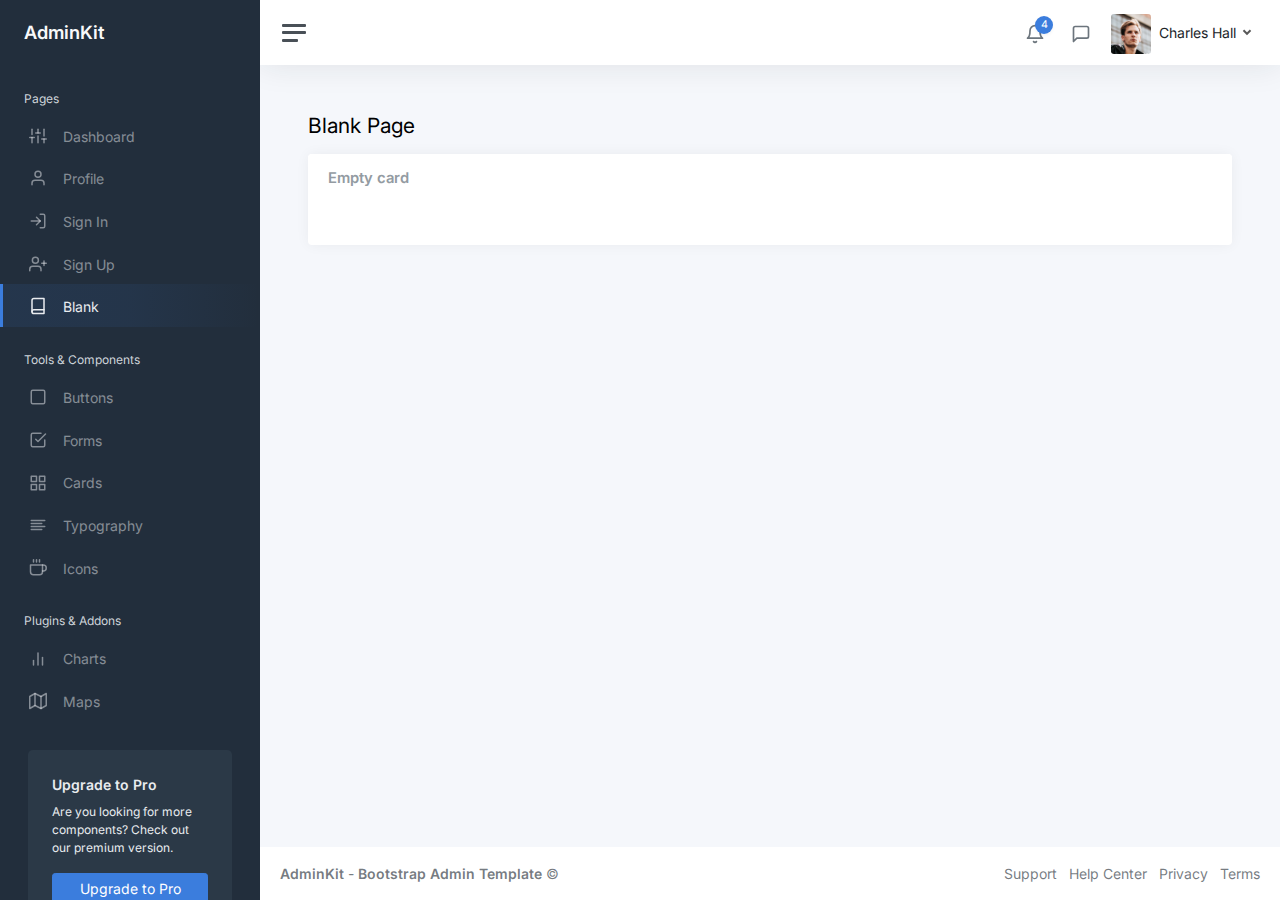
<file: template/pages-blank.html>
<!DOCTYPE html>
<html lang="en">

<head>
	<meta charset="utf-8">
	<meta http-equiv="X-UA-Compatible" content="IE=edge">
	<meta name="viewport" content="width=device-width, initial-scale=1, shrink-to-fit=no">
	<meta name="description" content="Responsive Admin &amp; Dashboard Template based on Bootstrap 5">
	<meta name="author" content="AdminKit">
	<meta name="keywords" content="adminkit, bootstrap, bootstrap 5, admin, dashboard, template, responsive, css, sass, html, theme, front-end, ui kit, web">

	<link rel="preconnect" href="https://fonts.gstatic.com">
	<link rel="shortcut icon" href="img/icons/icon-48x48.png" />

	<link rel="canonical" href="https://demo-basic.adminkit.io/pages-blank.html" />

	<title>Blank Page | AdminKit Demo</title>

	<link href="css/app.css" rel="stylesheet">
	<link href="https://fonts.googleapis.com/css2?family=Inter:wght@300;400;600&display=swap" rel="stylesheet">
</head>

<body>
	<div class="wrapper">
		<nav id="sidebar" class="sidebar js-sidebar">
			<div class="sidebar-content js-simplebar">
				<a class="sidebar-brand" href="index.html">
          <span class="align-middle">AdminKit</span>
        </a>

				<ul class="sidebar-nav">
					<li class="sidebar-header">
						Pages
					</li>

					<li class="sidebar-item">
						<a class="sidebar-link" href="index.html">
              <i class="align-middle" data-feather="sliders"></i> <span class="align-middle">Dashboard</span>
            </a>
					</li>

					<li class="sidebar-item">
						<a class="sidebar-link" href="pages-profile.html">
              <i class="align-middle" data-feather="user"></i> <span class="align-middle">Profile</span>
            </a>
					</li>

					<li class="sidebar-item">
						<a class="sidebar-link" href="pages-sign-in.html">
              <i class="align-middle" data-feather="log-in"></i> <span class="align-middle">Sign In</span>
            </a>
					</li>

					<li class="sidebar-item">
						<a class="sidebar-link" href="pages-sign-up.html">
              <i class="align-middle" data-feather="user-plus"></i> <span class="align-middle">Sign Up</span>
            </a>
					</li>

					<li class="sidebar-item active">
						<a class="sidebar-link" href="pages-blank.html">
              <i class="align-middle" data-feather="book"></i> <span class="align-middle">Blank</span>
            </a>
					</li>

					<li class="sidebar-header">
						Tools & Components
					</li>

					<li class="sidebar-item">
						<a class="sidebar-link" href="ui-buttons.html">
              <i class="align-middle" data-feather="square"></i> <span class="align-middle">Buttons</span>
            </a>
					</li>

					<li class="sidebar-item">
						<a class="sidebar-link" href="ui-forms.html">
              <i class="align-middle" data-feather="check-square"></i> <span class="align-middle">Forms</span>
            </a>
					</li>

					<li class="sidebar-item">
						<a class="sidebar-link" href="ui-cards.html">
              <i class="align-middle" data-feather="grid"></i> <span class="align-middle">Cards</span>
            </a>
					</li>

					<li class="sidebar-item">
						<a class="sidebar-link" href="ui-typography.html">
              <i class="align-middle" data-feather="align-left"></i> <span class="align-middle">Typography</span>
            </a>
					</li>

					<li class="sidebar-item">
						<a class="sidebar-link" href="icons-feather.html">
              <i class="align-middle" data-feather="coffee"></i> <span class="align-middle">Icons</span>
            </a>
					</li>

					<li class="sidebar-header">
						Plugins & Addons
					</li>

					<li class="sidebar-item">
						<a class="sidebar-link" href="charts-chartjs.html">
              <i class="align-middle" data-feather="bar-chart-2"></i> <span class="align-middle">Charts</span>
            </a>
					</li>

					<li class="sidebar-item">
						<a class="sidebar-link" href="maps-google.html">
              <i class="align-middle" data-feather="map"></i> <span class="align-middle">Maps</span>
            </a>
					</li>
				</ul>

				<div class="sidebar-cta">
					<div class="sidebar-cta-content">
						<strong class="d-inline-block mb-2">Upgrade to Pro</strong>
						<div class="mb-3 text-sm">
							Are you looking for more components? Check out our premium version.
						</div>
						<div class="d-grid">
							<a href="upgrade-to-pro.html" class="btn btn-primary">Upgrade to Pro</a>
						</div>
					</div>
				</div>
			</div>
		</nav>

		<div class="main">
			<nav class="navbar navbar-expand navbar-light navbar-bg">
				<a class="sidebar-toggle js-sidebar-toggle">
          <i class="hamburger align-self-center"></i>
        </a>

				<div class="navbar-collapse collapse">
					<ul class="navbar-nav navbar-align">
						<li class="nav-item dropdown">
							<a class="nav-icon dropdown-toggle" href="#" id="alertsDropdown" data-bs-toggle="dropdown">
								<div class="position-relative">
									<i class="align-middle" data-feather="bell"></i>
									<span class="indicator">4</span>
								</div>
							</a>
							<div class="dropdown-menu dropdown-menu-lg dropdown-menu-end py-0" aria-labelledby="alertsDropdown">
								<div class="dropdown-menu-header">
									4 New Notifications
								</div>
								<div class="list-group">
									<a href="#" class="list-group-item">
										<div class="row g-0 align-items-center">
											<div class="col-2">
												<i class="text-danger" data-feather="alert-circle"></i>
											</div>
											<div class="col-10">
												<div class="text-dark">Update completed</div>
												<div class="text-muted small mt-1">Restart server 12 to complete the update.</div>
												<div class="text-muted small mt-1">30m ago</div>
											</div>
										</div>
									</a>
									<a href="#" class="list-group-item">
										<div class="row g-0 align-items-center">
											<div class="col-2">
												<i class="text-warning" data-feather="bell"></i>
											</div>
											<div class="col-10">
												<div class="text-dark">Lorem ipsum</div>
												<div class="text-muted small mt-1">Aliquam ex eros, imperdiet vulputate hendrerit et.</div>
												<div class="text-muted small mt-1">2h ago</div>
											</div>
										</div>
									</a>
									<a href="#" class="list-group-item">
										<div class="row g-0 align-items-center">
											<div class="col-2">
												<i class="text-primary" data-feather="home"></i>
											</div>
											<div class="col-10">
												<div class="text-dark">Login from 192.186.1.8</div>
												<div class="text-muted small mt-1">5h ago</div>
											</div>
										</div>
									</a>
									<a href="#" class="list-group-item">
										<div class="row g-0 align-items-center">
											<div class="col-2">
												<i class="text-success" data-feather="user-plus"></i>
											</div>
											<div class="col-10">
												<div class="text-dark">New connection</div>
												<div class="text-muted small mt-1">Christina accepted your request.</div>
												<div class="text-muted small mt-1">14h ago</div>
											</div>
										</div>
									</a>
								</div>
								<div class="dropdown-menu-footer">
									<a href="#" class="text-muted">Show all notifications</a>
								</div>
							</div>
						</li>
						<li class="nav-item dropdown">
							<a class="nav-icon dropdown-toggle" href="#" id="messagesDropdown" data-bs-toggle="dropdown">
								<div class="position-relative">
									<i class="align-middle" data-feather="message-square"></i>
								</div>
							</a>
							<div class="dropdown-menu dropdown-menu-lg dropdown-menu-end py-0" aria-labelledby="messagesDropdown">
								<div class="dropdown-menu-header">
									<div class="position-relative">
										4 New Messages
									</div>
								</div>
								<div class="list-group">
									<a href="#" class="list-group-item">
										<div class="row g-0 align-items-center">
											<div class="col-2">
												<img src="img/avatars/avatar-5.jpg" class="avatar img-fluid rounded-circle" alt="Vanessa Tucker">
											</div>
											<div class="col-10 ps-2">
												<div class="text-dark">Vanessa Tucker</div>
												<div class="text-muted small mt-1">Nam pretium turpis et arcu. Duis arcu tortor.</div>
												<div class="text-muted small mt-1">15m ago</div>
											</div>
										</div>
									</a>
									<a href="#" class="list-group-item">
										<div class="row g-0 align-items-center">
											<div class="col-2">
												<img src="img/avatars/avatar-2.jpg" class="avatar img-fluid rounded-circle" alt="William Harris">
											</div>
											<div class="col-10 ps-2">
												<div class="text-dark">William Harris</div>
												<div class="text-muted small mt-1">Curabitur ligula sapien euismod vitae.</div>
												<div class="text-muted small mt-1">2h ago</div>
											</div>
										</div>
									</a>
									<a href="#" class="list-group-item">
										<div class="row g-0 align-items-center">
											<div class="col-2">
												<img src="img/avatars/avatar-4.jpg" class="avatar img-fluid rounded-circle" alt="Christina Mason">
											</div>
											<div class="col-10 ps-2">
												<div class="text-dark">Christina Mason</div>
												<div class="text-muted small mt-1">Pellentesque auctor neque nec urna.</div>
												<div class="text-muted small mt-1">4h ago</div>
											</div>
										</div>
									</a>
									<a href="#" class="list-group-item">
										<div class="row g-0 align-items-center">
											<div class="col-2">
												<img src="img/avatars/avatar-3.jpg" class="avatar img-fluid rounded-circle" alt="Sharon Lessman">
											</div>
											<div class="col-10 ps-2">
												<div class="text-dark">Sharon Lessman</div>
												<div class="text-muted small mt-1">Aenean tellus metus, bibendum sed, posuere ac, mattis non.</div>
												<div class="text-muted small mt-1">5h ago</div>
											</div>
										</div>
									</a>
								</div>
								<div class="dropdown-menu-footer">
									<a href="#" class="text-muted">Show all messages</a>
								</div>
							</div>
						</li>
						<li class="nav-item dropdown">
							<a class="nav-icon dropdown-toggle d-inline-block d-sm-none" href="#" data-bs-toggle="dropdown">
                <i class="align-middle" data-feather="settings"></i>
              </a>

							<a class="nav-link dropdown-toggle d-none d-sm-inline-block" href="#" data-bs-toggle="dropdown">
                <img src="img/avatars/avatar.jpg" class="avatar img-fluid rounded me-1" alt="Charles Hall" /> <span class="text-dark">Charles Hall</span>
              </a>
							<div class="dropdown-menu dropdown-menu-end">
								<a class="dropdown-item" href="pages-profile.html"><i class="align-middle me-1" data-feather="user"></i> Profile</a>
								<a class="dropdown-item" href="#"><i class="align-middle me-1" data-feather="pie-chart"></i> Analytics</a>
								<div class="dropdown-divider"></div>
								<a class="dropdown-item" href="index.html"><i class="align-middle me-1" data-feather="settings"></i> Settings & Privacy</a>
								<a class="dropdown-item" href="#"><i class="align-middle me-1" data-feather="help-circle"></i> Help Center</a>
								<div class="dropdown-divider"></div>
								<a class="dropdown-item" href="#">Log out</a>
							</div>
						</li>
					</ul>
				</div>
			</nav>

			<main class="content">
				<div class="container-fluid p-0">

					<h1 class="h3 mb-3">Blank Page</h1>

					<div class="row">
						<div class="col-12">
							<div class="card">
								<div class="card-header">
									<h5 class="card-title mb-0">Empty card</h5>
								</div>
								<div class="card-body">
								</div>
							</div>
						</div>
					</div>

				</div>
			</main>

			<footer class="footer">
				<div class="container-fluid">
					<div class="row text-muted">
						<div class="col-6 text-start">
							<p class="mb-0">
								<a class="text-muted" href="https://adminkit.io/" target="_blank"><strong>AdminKit</strong></a> - <a class="text-muted" href="https://adminkit.io/" target="_blank"><strong>Bootstrap Admin Template</strong></a>								&copy;
							</p>
						</div>
						<div class="col-6 text-end">
							<ul class="list-inline">
								<li class="list-inline-item">
									<a class="text-muted" href="https://adminkit.io/" target="_blank">Support</a>
								</li>
								<li class="list-inline-item">
									<a class="text-muted" href="https://adminkit.io/" target="_blank">Help Center</a>
								</li>
								<li class="list-inline-item">
									<a class="text-muted" href="https://adminkit.io/" target="_blank">Privacy</a>
								</li>
								<li class="list-inline-item">
									<a class="text-muted" href="https://adminkit.io/" target="_blank">Terms</a>
								</li>
							</ul>
						</div>
					</div>
				</div>
			</footer>
		</div>
	</div>

	<script src="js/app.js"></script>

</body>

</html>
</file>
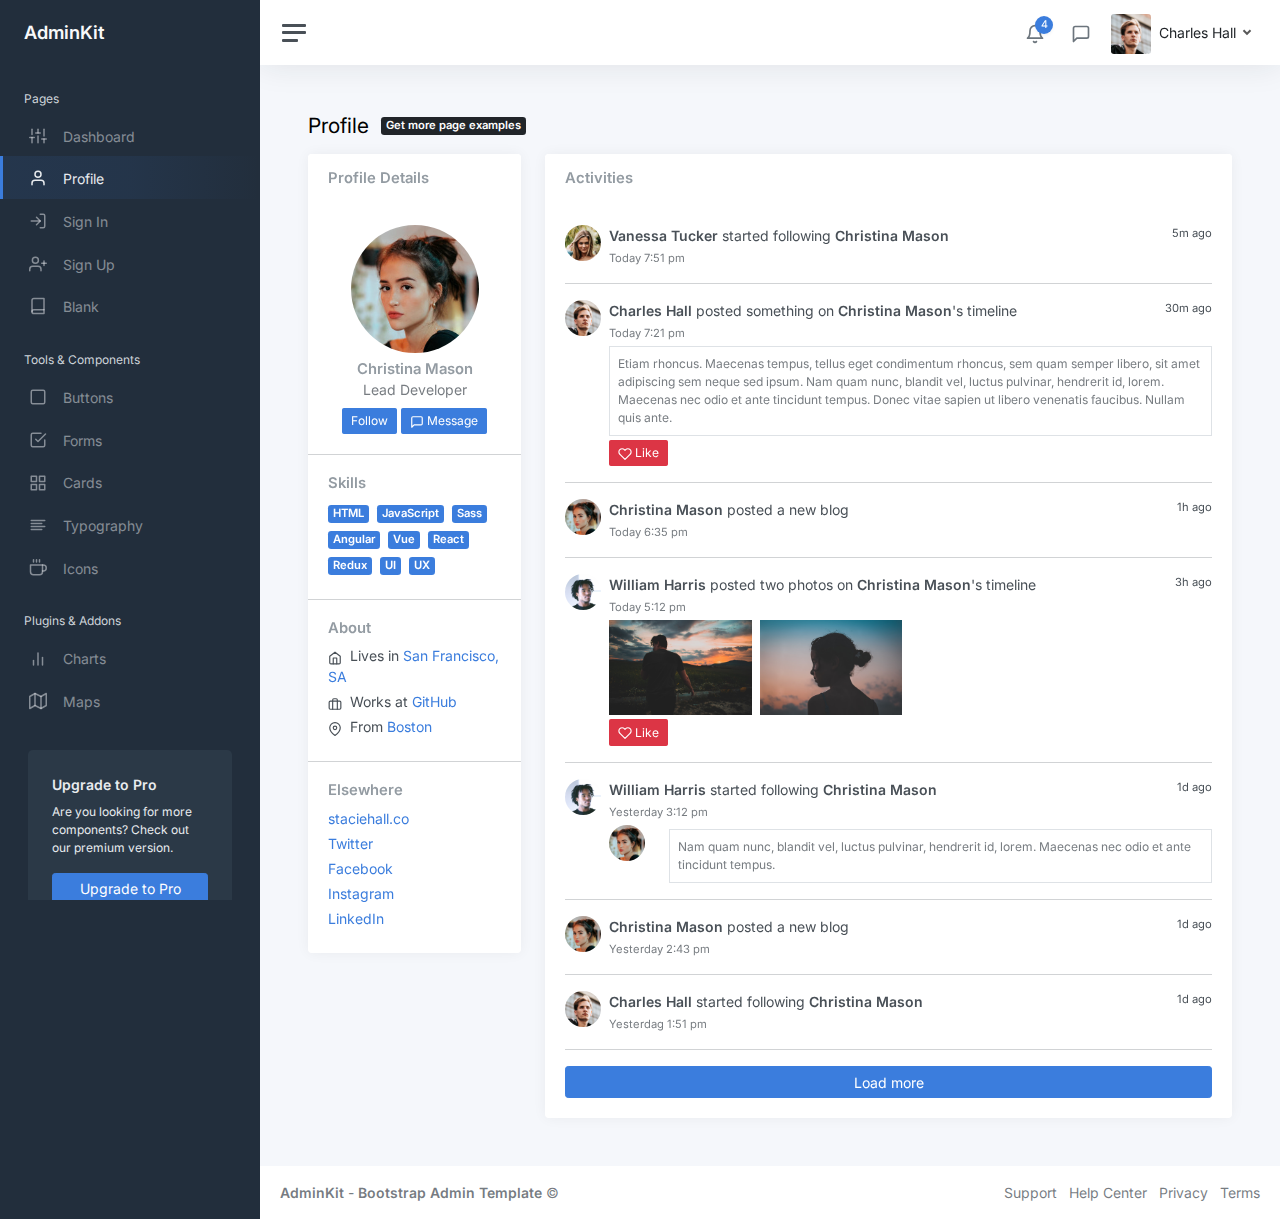
<file: template/pages-profile.html>
<!DOCTYPE html>
<html lang="en">
  <head>
    <meta charset="utf-8" />
    <meta http-equiv="X-UA-Compatible" content="IE=edge" />
    <meta
      name="viewport"
      content="width=device-width, initial-scale=1, shrink-to-fit=no"
    />
    <meta
      name="description"
      content="Responsive Admin &amp; Dashboard Template based on Bootstrap 5"
    />
    <meta name="author" content="AdminKit" />
    <meta
      name="keywords"
      content="adminkit, bootstrap, bootstrap 5, admin, dashboard, template, responsive, css, sass, html, theme, front-end, ui kit, web"
    />

    <link rel="preconnect" href="https://fonts.gstatic.com" />
    <link rel="shortcut icon" href="img/icons/icon-48x48.png" />

    <link
      rel="canonical"
      href="https://demo-basic.adminkit.io/pages-profile.html"
    />

    <title>Profile | AdminKit Demo</title>

    <link href="css/app.css" rel="stylesheet" />
    <link
      href="https://fonts.googleapis.com/css2?family=Inter:wght@300;400;600&display=swap"
      rel="stylesheet"
    />
  </head>

  <body>
    <div class="wrapper">
      <nav id="sidebar" class="sidebar js-sidebar">
        <div class="sidebar-content js-simplebar">
          <a class="sidebar-brand" href="index.html">
            <span class="align-middle">AdminKit</span>
          </a>

          <ul class="sidebar-nav">
            <li class="sidebar-header">Pages</li>

            <li class="sidebar-item">
              <a class="sidebar-link" href="index.html">
                <i class="align-middle" data-feather="sliders"></i>
                <span class="align-middle">Dashboard</span>
              </a>
            </li>

            <li class="sidebar-item active">
              <a class="sidebar-link" href="pages-profile.html">
                <i class="align-middle" data-feather="user"></i>
                <span class="align-middle">Profile</span>
              </a>
            </li>

            <li class="sidebar-item">
              <a class="sidebar-link" href="pages-sign-in.html">
                <i class="align-middle" data-feather="log-in"></i>
                <span class="align-middle">Sign In</span>
              </a>
            </li>

            <li class="sidebar-item">
              <a class="sidebar-link" href="pages-sign-up.html">
                <i class="align-middle" data-feather="user-plus"></i>
                <span class="align-middle">Sign Up</span>
              </a>
            </li>

            <li class="sidebar-item">
              <a class="sidebar-link" href="pages-blank.html">
                <i class="align-middle" data-feather="book"></i>
                <span class="align-middle">Blank</span>
              </a>
            </li>

            <li class="sidebar-header">Tools & Components</li>

            <li class="sidebar-item">
              <a class="sidebar-link" href="ui-buttons.html">
                <i class="align-middle" data-feather="square"></i>
                <span class="align-middle">Buttons</span>
              </a>
            </li>

            <li class="sidebar-item">
              <a class="sidebar-link" href="ui-forms.html">
                <i class="align-middle" data-feather="check-square"></i>
                <span class="align-middle">Forms</span>
              </a>
            </li>

            <li class="sidebar-item">
              <a class="sidebar-link" href="ui-cards.html">
                <i class="align-middle" data-feather="grid"></i>
                <span class="align-middle">Cards</span>
              </a>
            </li>

            <li class="sidebar-item">
              <a class="sidebar-link" href="ui-typography.html">
                <i class="align-middle" data-feather="align-left"></i>
                <span class="align-middle">Typography</span>
              </a>
            </li>

            <li class="sidebar-item">
              <a class="sidebar-link" href="icons-feather.html">
                <i class="align-middle" data-feather="coffee"></i>
                <span class="align-middle">Icons</span>
              </a>
            </li>

            <li class="sidebar-header">Plugins & Addons</li>

            <li class="sidebar-item">
              <a class="sidebar-link" href="charts-chartjs.html">
                <i class="align-middle" data-feather="bar-chart-2"></i>
                <span class="align-middle">Charts</span>
              </a>
            </li>

            <li class="sidebar-item">
              <a class="sidebar-link" href="maps-google.html">
                <i class="align-middle" data-feather="map"></i>
                <span class="align-middle">Maps</span>
              </a>
            </li>
          </ul>

          <div class="sidebar-cta">
            <div class="sidebar-cta-content">
              <strong class="d-inline-block mb-2">Upgrade to Pro</strong>
              <div class="mb-3 text-sm">
                Are you looking for more components? Check out our premium
                version.
              </div>
              <div class="d-grid">
                <a href="upgrade-to-pro.html" class="btn btn-primary"
                  >Upgrade to Pro</a
                >
              </div>
            </div>
          </div>
        </div>
      </nav>

      <div class="main">
        <nav class="navbar navbar-expand navbar-light navbar-bg">
          <a class="sidebar-toggle js-sidebar-toggle">
            <i class="hamburger align-self-center"></i>
          </a>

          <div class="navbar-collapse collapse">
            <ul class="navbar-nav navbar-align">
              <li class="nav-item dropdown">
                <a
                  class="nav-icon dropdown-toggle"
                  href="#"
                  id="alertsDropdown"
                  data-bs-toggle="dropdown"
                >
                  <div class="position-relative">
                    <i class="align-middle" data-feather="bell"></i>
                    <span class="indicator">4</span>
                  </div>
                </a>
                <div
                  class="dropdown-menu dropdown-menu-lg dropdown-menu-end py-0"
                  aria-labelledby="alertsDropdown"
                >
                  <div class="dropdown-menu-header">4 New Notifications</div>
                  <div class="list-group">
                    <a href="#" class="list-group-item">
                      <div class="row g-0 align-items-center">
                        <div class="col-2">
                          <i
                            class="text-danger"
                            data-feather="alert-circle"
                          ></i>
                        </div>
                        <div class="col-10">
                          <div class="text-dark">Update completed</div>
                          <div class="text-muted small mt-1">
                            Restart server 12 to complete the update.
                          </div>
                          <div class="text-muted small mt-1">30m ago</div>
                        </div>
                      </div>
                    </a>
                    <a href="#" class="list-group-item">
                      <div class="row g-0 align-items-center">
                        <div class="col-2">
                          <i class="text-warning" data-feather="bell"></i>
                        </div>
                        <div class="col-10">
                          <div class="text-dark">Lorem ipsum</div>
                          <div class="text-muted small mt-1">
                            Aliquam ex eros, imperdiet vulputate hendrerit et.
                          </div>
                          <div class="text-muted small mt-1">2h ago</div>
                        </div>
                      </div>
                    </a>
                    <a href="#" class="list-group-item">
                      <div class="row g-0 align-items-center">
                        <div class="col-2">
                          <i class="text-primary" data-feather="home"></i>
                        </div>
                        <div class="col-10">
                          <div class="text-dark">Login from 192.186.1.8</div>
                          <div class="text-muted small mt-1">5h ago</div>
                        </div>
                      </div>
                    </a>
                    <a href="#" class="list-group-item">
                      <div class="row g-0 align-items-center">
                        <div class="col-2">
                          <i class="text-success" data-feather="user-plus"></i>
                        </div>
                        <div class="col-10">
                          <div class="text-dark">New connection</div>
                          <div class="text-muted small mt-1">
                            Christina accepted your request.
                          </div>
                          <div class="text-muted small mt-1">14h ago</div>
                        </div>
                      </div>
                    </a>
                  </div>
                  <div class="dropdown-menu-footer">
                    <a href="#" class="text-muted">Show all notifications</a>
                  </div>
                </div>
              </li>
              <li class="nav-item dropdown">
                <a
                  class="nav-icon dropdown-toggle"
                  href="#"
                  id="messagesDropdown"
                  data-bs-toggle="dropdown"
                >
                  <div class="position-relative">
                    <i class="align-middle" data-feather="message-square"></i>
                  </div>
                </a>
                <div
                  class="dropdown-menu dropdown-menu-lg dropdown-menu-end py-0"
                  aria-labelledby="messagesDropdown"
                >
                  <div class="dropdown-menu-header">
                    <div class="position-relative">4 New Messages</div>
                  </div>
                  <div class="list-group">
                    <a href="#" class="list-group-item">
                      <div class="row g-0 align-items-center">
                        <div class="col-2">
                          <img
                            src="img/avatars/avatar-5.jpg"
                            class="avatar img-fluid rounded-circle"
                            alt="Vanessa Tucker"
                          />
                        </div>
                        <div class="col-10 ps-2">
                          <div class="text-dark">Vanessa Tucker</div>
                          <div class="text-muted small mt-1">
                            Nam pretium turpis et arcu. Duis arcu tortor.
                          </div>
                          <div class="text-muted small mt-1">15m ago</div>
                        </div>
                      </div>
                    </a>
                    <a href="#" class="list-group-item">
                      <div class="row g-0 align-items-center">
                        <div class="col-2">
                          <img
                            src="img/avatars/avatar-2.jpg"
                            class="avatar img-fluid rounded-circle"
                            alt="William Harris"
                          />
                        </div>
                        <div class="col-10 ps-2">
                          <div class="text-dark">William Harris</div>
                          <div class="text-muted small mt-1">
                            Curabitur ligula sapien euismod vitae.
                          </div>
                          <div class="text-muted small mt-1">2h ago</div>
                        </div>
                      </div>
                    </a>
                    <a href="#" class="list-group-item">
                      <div class="row g-0 align-items-center">
                        <div class="col-2">
                          <img
                            src="img/avatars/avatar-4.jpg"
                            class="avatar img-fluid rounded-circle"
                            alt="Christina Mason"
                          />
                        </div>
                        <div class="col-10 ps-2">
                          <div class="text-dark">Christina Mason</div>
                          <div class="text-muted small mt-1">
                            Pellentesque auctor neque nec urna.
                          </div>
                          <div class="text-muted small mt-1">4h ago</div>
                        </div>
                      </div>
                    </a>
                    <a href="#" class="list-group-item">
                      <div class="row g-0 align-items-center">
                        <div class="col-2">
                          <img
                            src="img/avatars/avatar-3.jpg"
                            class="avatar img-fluid rounded-circle"
                            alt="Sharon Lessman"
                          />
                        </div>
                        <div class="col-10 ps-2">
                          <div class="text-dark">Sharon Lessman</div>
                          <div class="text-muted small mt-1">
                            Aenean tellus metus, bibendum sed, posuere ac,
                            mattis non.
                          </div>
                          <div class="text-muted small mt-1">5h ago</div>
                        </div>
                      </div>
                    </a>
                  </div>
                  <div class="dropdown-menu-footer">
                    <a href="#" class="text-muted">Show all messages</a>
                  </div>
                </div>
              </li>
              <li class="nav-item dropdown">
                <a
                  class="nav-icon dropdown-toggle d-inline-block d-sm-none"
                  href="#"
                  data-bs-toggle="dropdown"
                >
                  <i class="align-middle" data-feather="settings"></i>
                </a>

                <a
                  class="nav-link dropdown-toggle d-none d-sm-inline-block"
                  href="#"
                  data-bs-toggle="dropdown"
                >
                  <img
                    src="img/avatars/avatar.jpg"
                    class="avatar img-fluid rounded me-1"
                    alt="Charles Hall"
                  />
                  <span class="text-dark">Charles Hall</span>
                </a>
                <div class="dropdown-menu dropdown-menu-end">
                  <a class="dropdown-item" href="pages-profile.html"
                    ><i class="align-middle me-1" data-feather="user"></i>
                    Profile</a
                  >
                  <a class="dropdown-item" href="#"
                    ><i class="align-middle me-1" data-feather="pie-chart"></i>
                    Analytics</a
                  >
                  <div class="dropdown-divider"></div>
                  <a class="dropdown-item" href="index.html"
                    ><i class="align-middle me-1" data-feather="settings"></i>
                    Settings & Privacy</a
                  >
                  <a class="dropdown-item" href="#"
                    ><i
                      class="align-middle me-1"
                      data-feather="help-circle"
                    ></i>
                    Help Center</a
                  >
                  <div class="dropdown-divider"></div>
                  <a class="dropdown-item" href="#">Log out</a>
                </div>
              </li>
            </ul>
          </div>
        </nav>

        <main class="content">
          <div class="container-fluid p-0">
            <div class="mb-3">
              <h1 class="h3 d-inline align-middle">Profile</h1>
              <a
                class="badge bg-dark text-white ms-2"
                href="upgrade-to-pro.html"
              >
                Get more page examples
              </a>
            </div>
            <div class="row">
              <div class="col-md-4 col-xl-3">
                <div class="card mb-3">
                  <div class="card-header">
                    <h5 class="card-title mb-0">Profile Details</h5>
                  </div>
                  <div class="card-body text-center">
                    <img
                      src="img/avatars/avatar-4.jpg"
                      alt="Christina Mason"
                      class="img-fluid rounded-circle mb-2"
                      width="128"
                      height="128"
                    />
                    <h5 class="card-title mb-0">Christina Mason</h5>
                    <div class="text-muted mb-2">Lead Developer</div>

                    <div>
                      <a class="btn btn-primary btn-sm" href="#">Follow</a>
                      <a class="btn btn-primary btn-sm" href="#"
                        ><span data-feather="message-square"></span> Message</a
                      >
                    </div>
                  </div>
                  <hr class="my-0" />
                  <div class="card-body">
                    <h5 class="h6 card-title">Skills</h5>
                    <a href="#" class="badge bg-primary me-1 my-1">HTML</a>
                    <a href="#" class="badge bg-primary me-1 my-1"
                      >JavaScript</a
                    >
                    <a href="#" class="badge bg-primary me-1 my-1">Sass</a>
                    <a href="#" class="badge bg-primary me-1 my-1">Angular</a>
                    <a href="#" class="badge bg-primary me-1 my-1">Vue</a>
                    <a href="#" class="badge bg-primary me-1 my-1">React</a>
                    <a href="#" class="badge bg-primary me-1 my-1">Redux</a>
                    <a href="#" class="badge bg-primary me-1 my-1">UI</a>
                    <a href="#" class="badge bg-primary me-1 my-1">UX</a>
                  </div>
                  <hr class="my-0" />
                  <div class="card-body">
                    <h5 class="h6 card-title">About</h5>
                    <ul class="list-unstyled mb-0">
                      <li class="mb-1">
                        <span
                          data-feather="home"
                          class="feather-sm me-1"
                        ></span>
                        Lives in <a href="#">San Francisco, SA</a>
                      </li>

                      <li class="mb-1">
                        <span
                          data-feather="briefcase"
                          class="feather-sm me-1"
                        ></span>
                        Works at <a href="#">GitHub</a>
                      </li>
                      <li class="mb-1">
                        <span
                          data-feather="map-pin"
                          class="feather-sm me-1"
                        ></span>
                        From <a href="#">Boston</a>
                      </li>
                    </ul>
                  </div>
                  <hr class="my-0" />
                  <div class="card-body">
                    <h5 class="h6 card-title">Elsewhere</h5>
                    <ul class="list-unstyled mb-0">
                      <li class="mb-1"><a href="#">staciehall.co</a></li>
                      <li class="mb-1"><a href="#">Twitter</a></li>
                      <li class="mb-1"><a href="#">Facebook</a></li>
                      <li class="mb-1"><a href="#">Instagram</a></li>
                      <li class="mb-1"><a href="#">LinkedIn</a></li>
                    </ul>
                  </div>
                </div>
              </div>

              <div class="col-md-8 col-xl-9">
                <div class="card">
                  <div class="card-header">
                    <h5 class="card-title mb-0">Activities</h5>
                  </div>
                  <div class="card-body h-100">
                    <div class="d-flex align-items-start">
                      <img
                        src="img/avatars/avatar-5.jpg"
                        width="36"
                        height="36"
                        class="rounded-circle me-2"
                        alt="Vanessa Tucker"
                      />
                      <div class="flex-grow-1">
                        <small class="float-end text-navy">5m ago</small>
                        <strong>Vanessa Tucker</strong> started following
                        <strong>Christina Mason</strong><br />
                        <small class="text-muted">Today 7:51 pm</small><br />
                      </div>
                    </div>

                    <hr />
                    <div class="d-flex align-items-start">
                      <img
                        src="img/avatars/avatar.jpg"
                        width="36"
                        height="36"
                        class="rounded-circle me-2"
                        alt="Charles Hall"
                      />
                      <div class="flex-grow-1">
                        <small class="float-end text-navy">30m ago</small>
                        <strong>Charles Hall</strong> posted something on
                        <strong>Christina Mason</strong>'s timeline<br />
                        <small class="text-muted">Today 7:21 pm</small>

                        <div class="border text-sm text-muted p-2 mt-1">
                          Etiam rhoncus. Maecenas tempus, tellus eget
                          condimentum rhoncus, sem quam semper libero, sit amet
                          adipiscing sem neque sed ipsum. Nam quam nunc, blandit
                          vel, luctus pulvinar, hendrerit id, lorem. Maecenas
                          nec odio et ante tincidunt tempus. Donec vitae sapien
                          ut libero venenatis faucibus. Nullam quis ante.
                        </div>

                        <a href="#" class="btn btn-sm btn-danger mt-1"
                          ><i class="feather-sm" data-feather="heart"></i>
                          Like</a
                        >
                      </div>
                    </div>

                    <hr />
                    <div class="d-flex align-items-start">
                      <img
                        src="img/avatars/avatar-4.jpg"
                        width="36"
                        height="36"
                        class="rounded-circle me-2"
                        alt="Christina Mason"
                      />
                      <div class="flex-grow-1">
                        <small class="float-end text-navy">1h ago</small>
                        <strong>Christina Mason</strong> posted a new blog<br />

                        <small class="text-muted">Today 6:35 pm</small>
                      </div>
                    </div>

                    <hr />
                    <div class="d-flex align-items-start">
                      <img
                        src="img/avatars/avatar-2.jpg"
                        width="36"
                        height="36"
                        class="rounded-circle me-2"
                        alt="William Harris"
                      />
                      <div class="flex-grow-1">
                        <small class="float-end text-navy">3h ago</small>
                        <strong>William Harris</strong> posted two photos on
                        <strong>Christina Mason</strong>'s timeline<br />
                        <small class="text-muted">Today 5:12 pm</small>

                        <div class="row g-0 mt-1">
                          <div class="col-6 col-md-4 col-lg-4 col-xl-3">
                            <img
                              src="img/photos/unsplash-1.jpg"
                              class="img-fluid pe-2"
                              alt="Unsplash"
                            />
                          </div>
                          <div class="col-6 col-md-4 col-lg-4 col-xl-3">
                            <img
                              src="img/photos/unsplash-2.jpg"
                              class="img-fluid pe-2"
                              alt="Unsplash"
                            />
                          </div>
                        </div>

                        <a href="#" class="btn btn-sm btn-danger mt-1"
                          ><i class="feather-sm" data-feather="heart"></i>
                          Like</a
                        >
                      </div>
                    </div>

                    <hr />
                    <div class="d-flex align-items-start">
                      <img
                        src="img/avatars/avatar-2.jpg"
                        width="36"
                        height="36"
                        class="rounded-circle me-2"
                        alt="William Harris"
                      />
                      <div class="flex-grow-1">
                        <small class="float-end text-navy">1d ago</small>
                        <strong>William Harris</strong> started following
                        <strong>Christina Mason</strong><br />
                        <small class="text-muted">Yesterday 3:12 pm</small>

                        <div class="d-flex align-items-start mt-1">
                          <a class="pe-3" href="#">
                            <img
                              src="img/avatars/avatar-4.jpg"
                              width="36"
                              height="36"
                              class="rounded-circle me-2"
                              alt="Christina Mason"
                            />
                          </a>
                          <div class="flex-grow-1">
                            <div class="border text-sm text-muted p-2 mt-1">
                              Nam quam nunc, blandit vel, luctus pulvinar,
                              hendrerit id, lorem. Maecenas nec odio et ante
                              tincidunt tempus.
                            </div>
                          </div>
                        </div>
                      </div>
                    </div>

                    <hr />
                    <div class="d-flex align-items-start">
                      <img
                        src="img/avatars/avatar-4.jpg"
                        width="36"
                        height="36"
                        class="rounded-circle me-2"
                        alt="Christina Mason"
                      />
                      <div class="flex-grow-1">
                        <small class="float-end text-navy">1d ago</small>
                        <strong>Christina Mason</strong> posted a new blog<br />
                        <small class="text-muted">Yesterday 2:43 pm</small>
                      </div>
                    </div>

                    <hr />
                    <div class="d-flex align-items-start">
                      <img
                        src="img/avatars/avatar.jpg"
                        width="36"
                        height="36"
                        class="rounded-circle me-2"
                        alt="Charles Hall"
                      />
                      <div class="flex-grow-1">
                        <small class="float-end text-navy">1d ago</small>
                        <strong>Charles Hall</strong> started following
                        <strong>Christina Mason</strong><br />
                        <small class="text-muted">Yesterdag 1:51 pm</small>
                      </div>
                    </div>

                    <hr />
                    <div class="d-grid">
                      <a href="#" class="btn btn-primary">Load more</a>
                    </div>
                  </div>
                </div>
              </div>
            </div>
          </div>
        </main>

        <footer class="footer">
          <div class="container-fluid">
            <div class="row text-muted">
              <div class="col-6 text-start">
                <p class="mb-0">
                  <a
                    class="text-muted"
                    href="https://adminkit.io/"
                    target="_blank"
                    ><strong>AdminKit</strong></a
                  >
                  -
                  <a
                    class="text-muted"
                    href="https://adminkit.io/"
                    target="_blank"
                    ><strong>Bootstrap Admin Template</strong></a
                  >
                  &copy;
                </p>
              </div>
              <div class="col-6 text-end">
                <ul class="list-inline">
                  <li class="list-inline-item">
                    <a
                      class="text-muted"
                      href="https://adminkit.io/"
                      target="_blank"
                      >Support</a
                    >
                  </li>
                  <li class="list-inline-item">
                    <a
                      class="text-muted"
                      href="https://adminkit.io/"
                      target="_blank"
                      >Help Center</a
                    >
                  </li>
                  <li class="list-inline-item">
                    <a
                      class="text-muted"
                      href="https://adminkit.io/"
                      target="_blank"
                      >Privacy</a
                    >
                  </li>
                  <li class="list-inline-item">
                    <a
                      class="text-muted"
                      href="https://adminkit.io/"
                      target="_blank"
                      >Terms</a
                    >
                  </li>
                </ul>
              </div>
            </div>
          </div>
        </footer>
      </div>
    </div>

    <script src="js/app.js"></script>
  </body>
</html>
</file>
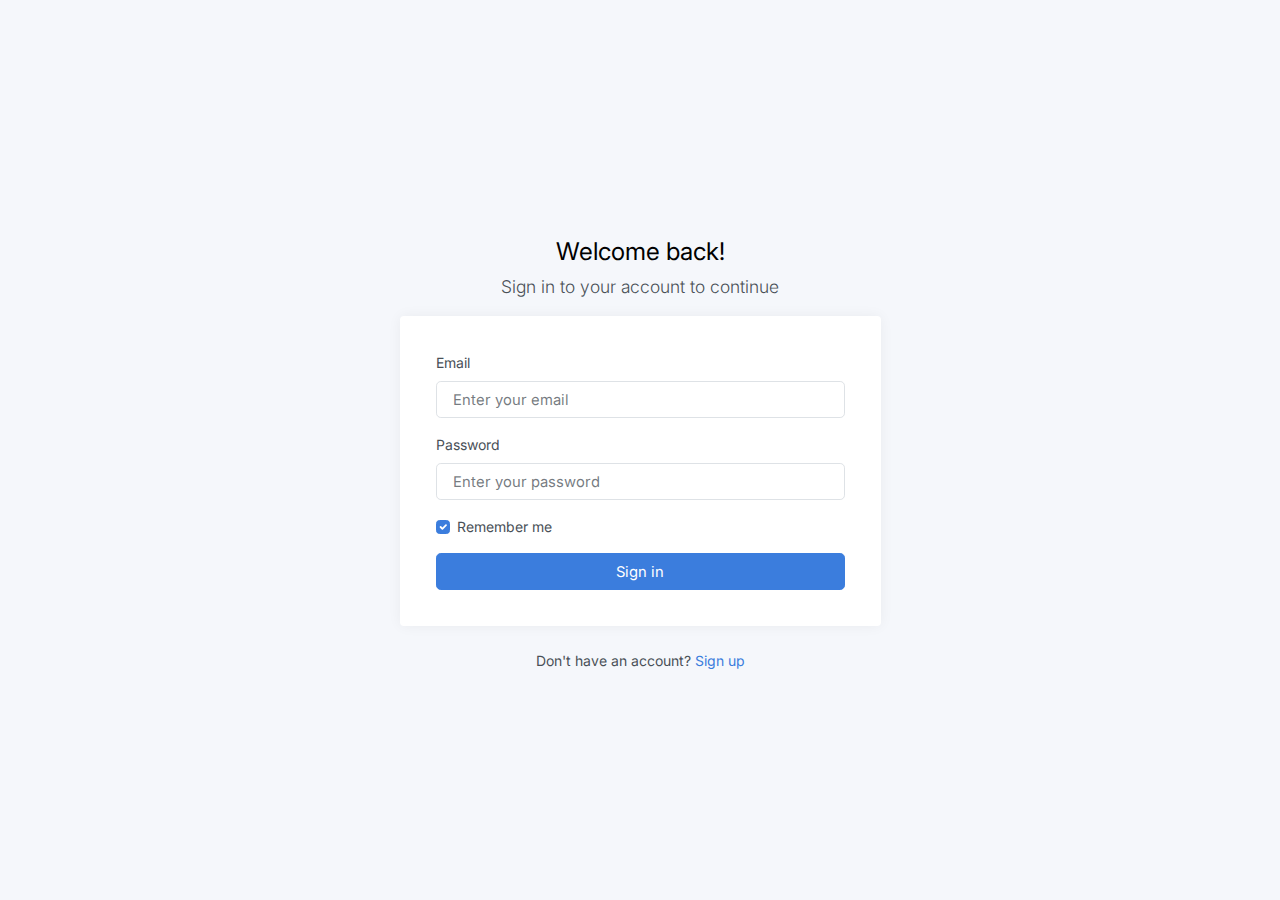
<file: template/pages-sign-in.html>
<!DOCTYPE html>
<html lang="en">

<head>
	<meta charset="utf-8">
	<meta http-equiv="X-UA-Compatible" content="IE=edge">
	<meta name="viewport" content="width=device-width, initial-scale=1, shrink-to-fit=no">
	<meta name="description" content="Responsive Admin &amp; Dashboard Template based on Bootstrap 5">
	<meta name="author" content="AdminKit">
	<meta name="keywords" content="adminkit, bootstrap, bootstrap 5, admin, dashboard, template, responsive, css, sass, html, theme, front-end, ui kit, web">

	<link rel="preconnect" href="https://fonts.gstatic.com">
	<link rel="shortcut icon" href="img/icons/icon-48x48.png" />

	<link rel="canonical" href="https://demo-basic.adminkit.io/pages-sign-in.html" />

	<title>Sign In | AdminKit Demo</title>

	<link href="css/app.css" rel="stylesheet">
	<link href="https://fonts.googleapis.com/css2?family=Inter:wght@300;400;600&display=swap" rel="stylesheet">
</head>

<body>
	<main class="d-flex w-100">
		<div class="container d-flex flex-column">
			<div class="row vh-100">
				<div class="col-sm-10 col-md-8 col-lg-6 col-xl-5 mx-auto d-table h-100">
					<div class="d-table-cell align-middle">

						<div class="text-center mt-4">
							<h1 class="h2">Welcome back!</h1>
							<p class="lead">
								Sign in to your account to continue
							</p>
						</div>

						<div class="card">
							<div class="card-body">
								<div class="m-sm-3">
									<form>
										<div class="mb-3">
											<label class="form-label">Email</label>
											<input class="form-control form-control-lg" type="email" name="email" placeholder="Enter your email" />
										</div>
										<div class="mb-3">
											<label class="form-label">Password</label>
											<input class="form-control form-control-lg" type="password" name="password" placeholder="Enter your password" />
										</div>
										<div>
											<div class="form-check align-items-center">
												<input id="customControlInline" type="checkbox" class="form-check-input" value="remember-me" name="remember-me" checked>
												<label class="form-check-label text-small" for="customControlInline">Remember me</label>
											</div>
										</div>
										<div class="d-grid gap-2 mt-3">
											<a href="index.html" class="btn btn-lg btn-primary">Sign in</a>
										</div>
									</form>
								</div>
							</div>
						</div>
						<div class="text-center mb-3">
							Don't have an account? <a href="pages-sign-up.html">Sign up</a>
						</div>
					</div>
				</div>
			</div>
		</div>
	</main>

	<script src="js/app.js"></script>

</body>

</html>
</file>
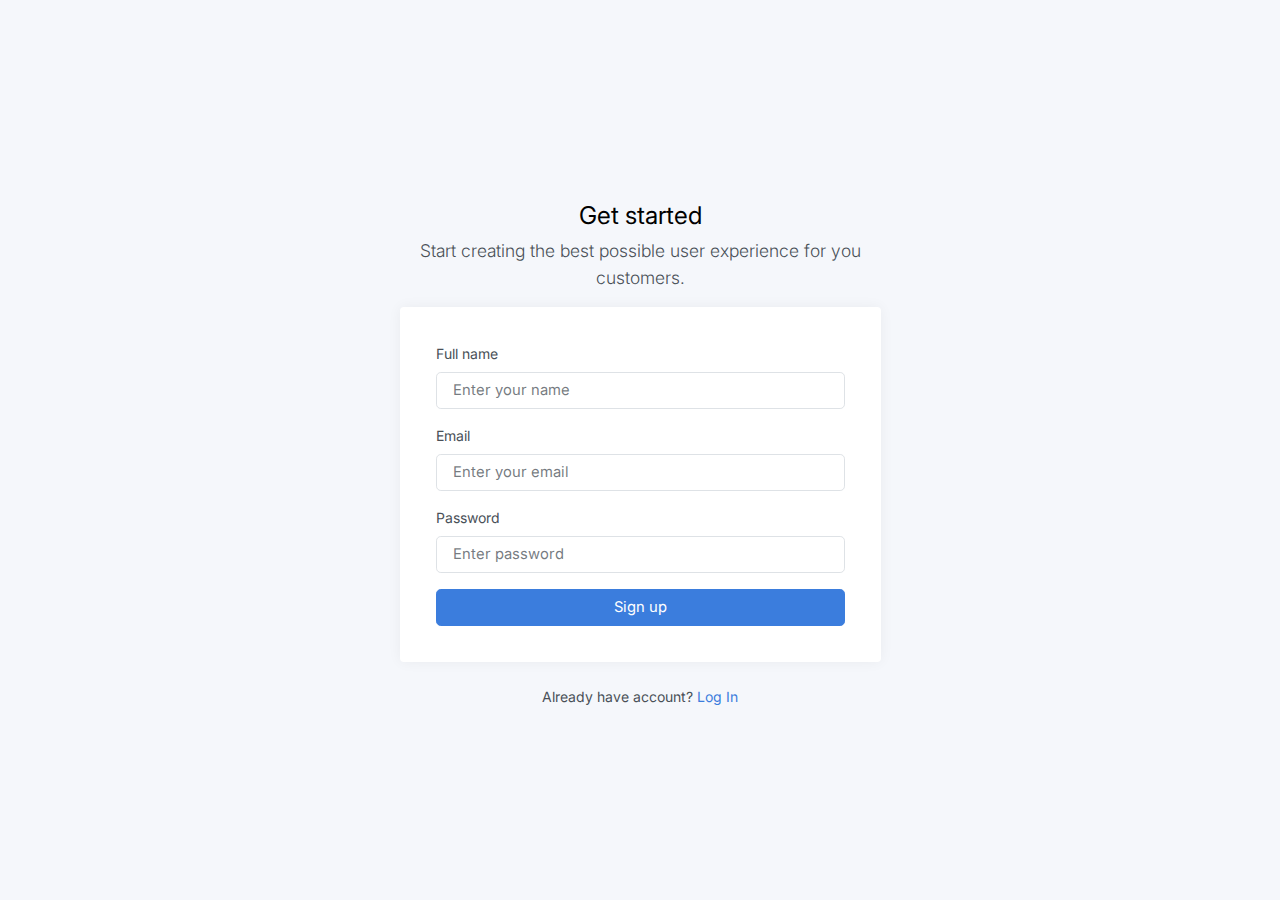
<file: template/pages-sign-up.html>
<!DOCTYPE html>
<html lang="en">

<head>
	<meta charset="utf-8">
	<meta http-equiv="X-UA-Compatible" content="IE=edge">
	<meta name="viewport" content="width=device-width, initial-scale=1, shrink-to-fit=no">
	<meta name="description" content="Responsive Admin &amp; Dashboard Template based on Bootstrap 5">
	<meta name="author" content="AdminKit">
	<meta name="keywords" content="adminkit, bootstrap, bootstrap 5, admin, dashboard, template, responsive, css, sass, html, theme, front-end, ui kit, web">

	<link rel="preconnect" href="https://fonts.gstatic.com">
	<link rel="shortcut icon" href="img/icons/icon-48x48.png" />

	<link rel="canonical" href="https://demo-basic.adminkit.io/pages-sign-up.html" />

	<title>Sign Up | AdminKit Demo</title>

	<link href="css/app.css" rel="stylesheet">
	<link href="https://fonts.googleapis.com/css2?family=Inter:wght@300;400;600&display=swap" rel="stylesheet">
</head>

<body>
	<main class="d-flex w-100">
		<div class="container d-flex flex-column">
			<div class="row vh-100">
				<div class="col-sm-10 col-md-8 col-lg-6 col-xl-5 mx-auto d-table h-100">
					<div class="d-table-cell align-middle">

						<div class="text-center mt-4">
							<h1 class="h2">Get started</h1>
							<p class="lead">
								Start creating the best possible user experience for you customers.
							</p>
						</div>

						<div class="card">
							<div class="card-body">
								<div class="m-sm-3">
									<form>
										<div class="mb-3">
											<label class="form-label">Full name</label>
											<input class="form-control form-control-lg" type="text" name="name" placeholder="Enter your name" />
										</div>
										<div class="mb-3">
											<label class="form-label">Email</label>
											<input class="form-control form-control-lg" type="email" name="email" placeholder="Enter your email" />
										</div>
										<div class="mb-3">
											<label class="form-label">Password</label>
											<input class="form-control form-control-lg" type="password" name="password" placeholder="Enter password" />
										</div>
										<div class="d-grid gap-2 mt-3">
											<a href="index.html" class="btn btn-lg btn-primary">Sign up</a>
										</div>
									</form>
								</div>
							</div>
						</div>
						<div class="text-center mb-3">
							Already have account? <a href="pages-sign-in.html">Log In</a>
						</div>
					</div>
				</div>
			</div>
		</div>
	</main>

	<script src="js/app.js"></script>

</body>

</html>
</file>
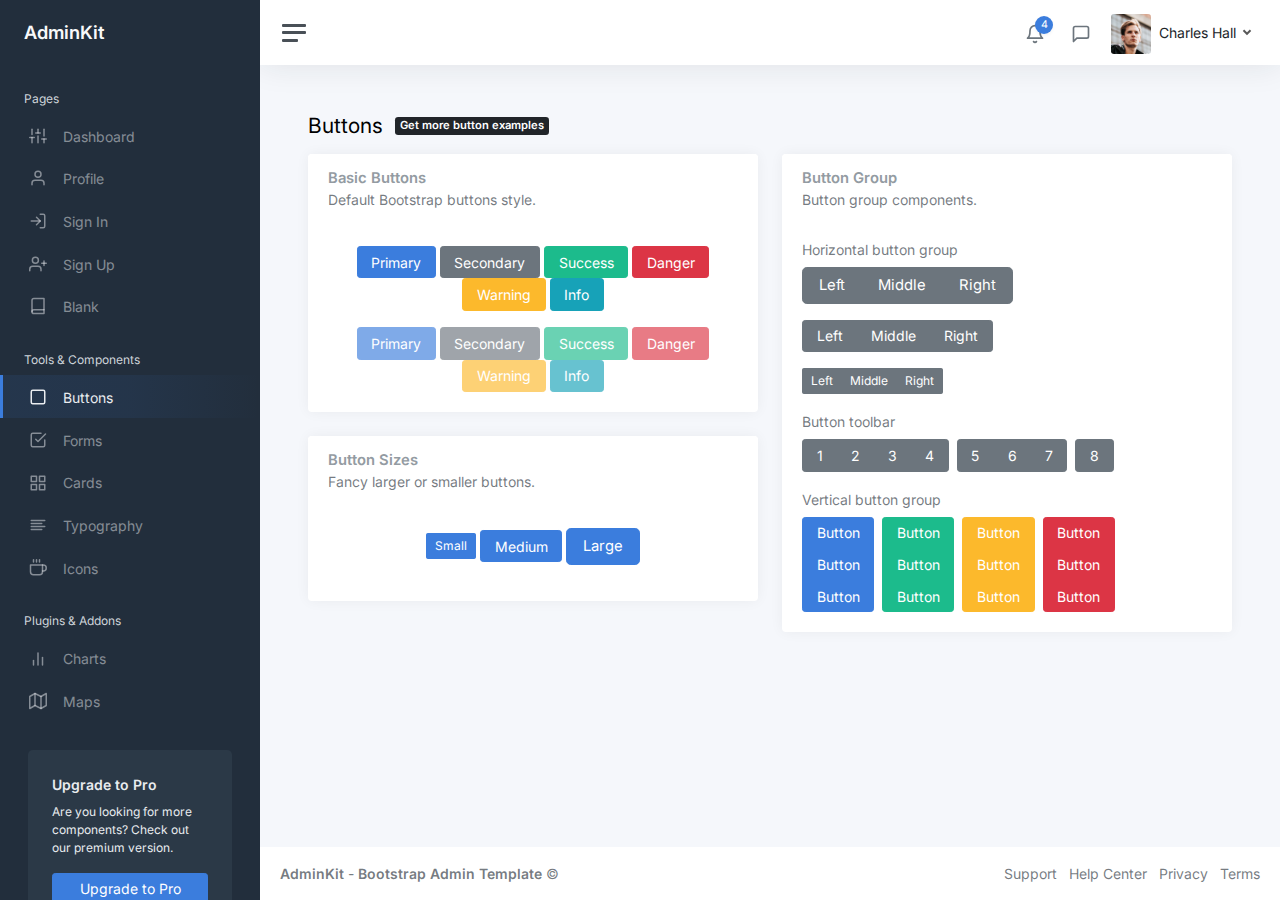
<file: template/ui-buttons.html>
<!DOCTYPE html>
<html lang="en">

<head>
	<meta charset="utf-8">
	<meta http-equiv="X-UA-Compatible" content="IE=edge">
	<meta name="viewport" content="width=device-width, initial-scale=1, shrink-to-fit=no">
	<meta name="description" content="Responsive Admin &amp; Dashboard Template based on Bootstrap 5">
	<meta name="author" content="AdminKit">
	<meta name="keywords" content="adminkit, bootstrap, bootstrap 5, admin, dashboard, template, responsive, css, sass, html, theme, front-end, ui kit, web">

	<link rel="preconnect" href="https://fonts.gstatic.com">
	<link rel="shortcut icon" href="img/icons/icon-48x48.png" />

	<link rel="canonical" href="https://demo-basic.adminkit.io/ui-buttons.html" />

	<title>Buttons | AdminKit Demo</title>

	<link href="css/app.css" rel="stylesheet">
	<link href="https://fonts.googleapis.com/css2?family=Inter:wght@300;400;600&display=swap" rel="stylesheet">
</head>

<body>
	<div class="wrapper">
		<nav id="sidebar" class="sidebar js-sidebar">
			<div class="sidebar-content js-simplebar">
				<a class="sidebar-brand" href="index.html">
          <span class="align-middle">AdminKit</span>
        </a>

				<ul class="sidebar-nav">
					<li class="sidebar-header">
						Pages
					</li>

					<li class="sidebar-item">
						<a class="sidebar-link" href="index.html">
              <i class="align-middle" data-feather="sliders"></i> <span class="align-middle">Dashboard</span>
            </a>
					</li>

					<li class="sidebar-item">
						<a class="sidebar-link" href="pages-profile.html">
              <i class="align-middle" data-feather="user"></i> <span class="align-middle">Profile</span>
            </a>
					</li>

					<li class="sidebar-item">
						<a class="sidebar-link" href="pages-sign-in.html">
              <i class="align-middle" data-feather="log-in"></i> <span class="align-middle">Sign In</span>
            </a>
					</li>

					<li class="sidebar-item">
						<a class="sidebar-link" href="pages-sign-up.html">
              <i class="align-middle" data-feather="user-plus"></i> <span class="align-middle">Sign Up</span>
            </a>
					</li>

					<li class="sidebar-item">
						<a class="sidebar-link" href="pages-blank.html">
              <i class="align-middle" data-feather="book"></i> <span class="align-middle">Blank</span>
            </a>
					</li>

					<li class="sidebar-header">
						Tools & Components
					</li>

					<li class="sidebar-item active">
						<a class="sidebar-link" href="ui-buttons.html">
              <i class="align-middle" data-feather="square"></i> <span class="align-middle">Buttons</span>
            </a>
					</li>

					<li class="sidebar-item">
						<a class="sidebar-link" href="ui-forms.html">
              <i class="align-middle" data-feather="check-square"></i> <span class="align-middle">Forms</span>
            </a>
					</li>

					<li class="sidebar-item">
						<a class="sidebar-link" href="ui-cards.html">
              <i class="align-middle" data-feather="grid"></i> <span class="align-middle">Cards</span>
            </a>
					</li>

					<li class="sidebar-item">
						<a class="sidebar-link" href="ui-typography.html">
              <i class="align-middle" data-feather="align-left"></i> <span class="align-middle">Typography</span>
            </a>
					</li>

					<li class="sidebar-item">
						<a class="sidebar-link" href="icons-feather.html">
              <i class="align-middle" data-feather="coffee"></i> <span class="align-middle">Icons</span>
            </a>
					</li>

					<li class="sidebar-header">
						Plugins & Addons
					</li>

					<li class="sidebar-item">
						<a class="sidebar-link" href="charts-chartjs.html">
              <i class="align-middle" data-feather="bar-chart-2"></i> <span class="align-middle">Charts</span>
            </a>
					</li>

					<li class="sidebar-item">
						<a class="sidebar-link" href="maps-google.html">
              <i class="align-middle" data-feather="map"></i> <span class="align-middle">Maps</span>
            </a>
					</li>
				</ul>

				<div class="sidebar-cta">
					<div class="sidebar-cta-content">
						<strong class="d-inline-block mb-2">Upgrade to Pro</strong>
						<div class="mb-3 text-sm">
							Are you looking for more components? Check out our premium version.
						</div>
						<div class="d-grid">
							<a href="upgrade-to-pro.html" class="btn btn-primary">Upgrade to Pro</a>
						</div>
					</div>
				</div>
			</div>
		</nav>

		<div class="main">
			<nav class="navbar navbar-expand navbar-light navbar-bg">
				<a class="sidebar-toggle js-sidebar-toggle">
          <i class="hamburger align-self-center"></i>
        </a>

				<div class="navbar-collapse collapse">
					<ul class="navbar-nav navbar-align">
						<li class="nav-item dropdown">
							<a class="nav-icon dropdown-toggle" href="#" id="alertsDropdown" data-bs-toggle="dropdown">
								<div class="position-relative">
									<i class="align-middle" data-feather="bell"></i>
									<span class="indicator">4</span>
								</div>
							</a>
							<div class="dropdown-menu dropdown-menu-lg dropdown-menu-end py-0" aria-labelledby="alertsDropdown">
								<div class="dropdown-menu-header">
									4 New Notifications
								</div>
								<div class="list-group">
									<a href="#" class="list-group-item">
										<div class="row g-0 align-items-center">
											<div class="col-2">
												<i class="text-danger" data-feather="alert-circle"></i>
											</div>
											<div class="col-10">
												<div class="text-dark">Update completed</div>
												<div class="text-muted small mt-1">Restart server 12 to complete the update.</div>
												<div class="text-muted small mt-1">30m ago</div>
											</div>
										</div>
									</a>
									<a href="#" class="list-group-item">
										<div class="row g-0 align-items-center">
											<div class="col-2">
												<i class="text-warning" data-feather="bell"></i>
											</div>
											<div class="col-10">
												<div class="text-dark">Lorem ipsum</div>
												<div class="text-muted small mt-1">Aliquam ex eros, imperdiet vulputate hendrerit et.</div>
												<div class="text-muted small mt-1">2h ago</div>
											</div>
										</div>
									</a>
									<a href="#" class="list-group-item">
										<div class="row g-0 align-items-center">
											<div class="col-2">
												<i class="text-primary" data-feather="home"></i>
											</div>
											<div class="col-10">
												<div class="text-dark">Login from 192.186.1.8</div>
												<div class="text-muted small mt-1">5h ago</div>
											</div>
										</div>
									</a>
									<a href="#" class="list-group-item">
										<div class="row g-0 align-items-center">
											<div class="col-2">
												<i class="text-success" data-feather="user-plus"></i>
											</div>
											<div class="col-10">
												<div class="text-dark">New connection</div>
												<div class="text-muted small mt-1">Christina accepted your request.</div>
												<div class="text-muted small mt-1">14h ago</div>
											</div>
										</div>
									</a>
								</div>
								<div class="dropdown-menu-footer">
									<a href="#" class="text-muted">Show all notifications</a>
								</div>
							</div>
						</li>
						<li class="nav-item dropdown">
							<a class="nav-icon dropdown-toggle" href="#" id="messagesDropdown" data-bs-toggle="dropdown">
								<div class="position-relative">
									<i class="align-middle" data-feather="message-square"></i>
								</div>
							</a>
							<div class="dropdown-menu dropdown-menu-lg dropdown-menu-end py-0" aria-labelledby="messagesDropdown">
								<div class="dropdown-menu-header">
									<div class="position-relative">
										4 New Messages
									</div>
								</div>
								<div class="list-group">
									<a href="#" class="list-group-item">
										<div class="row g-0 align-items-center">
											<div class="col-2">
												<img src="img/avatars/avatar-5.jpg" class="avatar img-fluid rounded-circle" alt="Vanessa Tucker">
											</div>
											<div class="col-10 ps-2">
												<div class="text-dark">Vanessa Tucker</div>
												<div class="text-muted small mt-1">Nam pretium turpis et arcu. Duis arcu tortor.</div>
												<div class="text-muted small mt-1">15m ago</div>
											</div>
										</div>
									</a>
									<a href="#" class="list-group-item">
										<div class="row g-0 align-items-center">
											<div class="col-2">
												<img src="img/avatars/avatar-2.jpg" class="avatar img-fluid rounded-circle" alt="William Harris">
											</div>
											<div class="col-10 ps-2">
												<div class="text-dark">William Harris</div>
												<div class="text-muted small mt-1">Curabitur ligula sapien euismod vitae.</div>
												<div class="text-muted small mt-1">2h ago</div>
											</div>
										</div>
									</a>
									<a href="#" class="list-group-item">
										<div class="row g-0 align-items-center">
											<div class="col-2">
												<img src="img/avatars/avatar-4.jpg" class="avatar img-fluid rounded-circle" alt="Christina Mason">
											</div>
											<div class="col-10 ps-2">
												<div class="text-dark">Christina Mason</div>
												<div class="text-muted small mt-1">Pellentesque auctor neque nec urna.</div>
												<div class="text-muted small mt-1">4h ago</div>
											</div>
										</div>
									</a>
									<a href="#" class="list-group-item">
										<div class="row g-0 align-items-center">
											<div class="col-2">
												<img src="img/avatars/avatar-3.jpg" class="avatar img-fluid rounded-circle" alt="Sharon Lessman">
											</div>
											<div class="col-10 ps-2">
												<div class="text-dark">Sharon Lessman</div>
												<div class="text-muted small mt-1">Aenean tellus metus, bibendum sed, posuere ac, mattis non.</div>
												<div class="text-muted small mt-1">5h ago</div>
											</div>
										</div>
									</a>
								</div>
								<div class="dropdown-menu-footer">
									<a href="#" class="text-muted">Show all messages</a>
								</div>
							</div>
						</li>
						<li class="nav-item dropdown">
							<a class="nav-icon dropdown-toggle d-inline-block d-sm-none" href="#" data-bs-toggle="dropdown">
                <i class="align-middle" data-feather="settings"></i>
              </a>

							<a class="nav-link dropdown-toggle d-none d-sm-inline-block" href="#" data-bs-toggle="dropdown">
                <img src="img/avatars/avatar.jpg" class="avatar img-fluid rounded me-1" alt="Charles Hall" /> <span class="text-dark">Charles Hall</span>
              </a>
							<div class="dropdown-menu dropdown-menu-end">
								<a class="dropdown-item" href="pages-profile.html"><i class="align-middle me-1" data-feather="user"></i> Profile</a>
								<a class="dropdown-item" href="#"><i class="align-middle me-1" data-feather="pie-chart"></i> Analytics</a>
								<div class="dropdown-divider"></div>
								<a class="dropdown-item" href="index.html"><i class="align-middle me-1" data-feather="settings"></i> Settings & Privacy</a>
								<a class="dropdown-item" href="#"><i class="align-middle me-1" data-feather="help-circle"></i> Help Center</a>
								<div class="dropdown-divider"></div>
								<a class="dropdown-item" href="#">Log out</a>
							</div>
						</li>
					</ul>
				</div>
			</nav>

			<main class="content">
				<div class="container-fluid p-0">

					<div class="mb-3">
						<h1 class="h3 d-inline align-middle">Buttons</h1>
						<a class="badge bg-dark text-white ms-2" href="upgrade-to-pro.html">
      Get more button examples
  </a>
					</div>
					<div class="row">
						<div class="col-12 col-lg-6">
							<div class="card">
								<div class="card-header">
									<h5 class="card-title">Basic Buttons</h5>
									<h6 class="card-subtitle text-muted">Default Bootstrap buttons style.</h6>
								</div>
								<div class="card-body text-center">
									<div class="mb-3">
										<button class="btn btn-primary">Primary</button>
										<button class="btn btn-secondary">Secondary</button>
										<button class="btn btn-success">Success</button>
										<button class="btn btn-danger">Danger</button>
										<button class="btn btn-warning">Warning</button>
										<button class="btn btn-info">Info</button>
									</div>
									<div>
										<button class="btn btn-primary" disabled>Primary</button>
										<button class="btn btn-secondary" disabled>Secondary</button>
										<button class="btn btn-success" disabled>Success</button>
										<button class="btn btn-danger" disabled>Danger</button>
										<button class="btn btn-warning" disabled>Warning</button>
										<button class="btn btn-info" disabled>Info</button>
									</div>
								</div>
							</div>

							<div class="card">
								<div class="card-header">
									<h5 class="card-title">Button Sizes</h5>
									<h6 class="card-subtitle text-muted">Fancy larger or smaller buttons.</h6>
								</div>
								<div class="card-body text-center">
									<div class="mb-3">
										<button class="btn btn-primary btn-sm">Small</button>
										<button class="btn btn-primary">Medium</button>
										<button class="btn btn-primary btn-lg">Large</button>
									</div>
								</div>
							</div>
						</div>

						<div class="col-12 col-lg-6">
							<div class="card">
								<div class="card-header">
									<h5 class="card-title">Button Group</h5>
									<h6 class="card-subtitle text-muted">Button group components.</h6>
								</div>
								<div class="card-body">
									<h6 class="card-subtitle mb-2 text-muted">Horizontal button group</h6>
									<div class="btn-group btn-group-lg mb-3" role="group" aria-label="Large button group">
										<button type="button" class="btn btn-secondary">Left</button>
										<button type="button" class="btn btn-secondary">Middle</button>
										<button type="button" class="btn btn-secondary">Right</button>
									</div>
									<br>
									<div class="btn-group mb-3" role="group" aria-label="Default button group">
										<button type="button" class="btn btn-secondary">Left</button>
										<button type="button" class="btn btn-secondary">Middle</button>
										<button type="button" class="btn btn-secondary">Right</button>
									</div>
									<br>
									<div class="btn-group btn-group-sm mb-4" role="group" aria-label="Small button group">
										<button type="button" class="btn btn-secondary">Left</button>
										<button type="button" class="btn btn-secondary">Middle</button>
										<button type="button" class="btn btn-secondary">Right</button>
									</div>

									<h6 class="card-subtitle mb-2 text-muted">Button toolbar</h6>
									<div class="btn-toolbar mb-4" role="toolbar" aria-label="Toolbar with button groups">
										<div class="btn-group me-2" role="group" aria-label="First group">
											<button type="button" class="btn btn-secondary">1</button>
											<button type="button" class="btn btn-secondary">2</button>
											<button type="button" class="btn btn-secondary">3</button>
											<button type="button" class="btn btn-secondary">4</button>
										</div>
										<div class="btn-group me-2" role="group" aria-label="Second group">
											<button type="button" class="btn btn-secondary">5</button>
											<button type="button" class="btn btn-secondary">6</button>
											<button type="button" class="btn btn-secondary">7</button>
										</div>
										<div class="btn-group" role="group" aria-label="Third group">
											<button type="button" class="btn btn-secondary">8</button>
										</div>
									</div>

									<h6 class="card-subtitle mb-2 text-muted">Vertical button group</h6>
									<div class="btn-toolbar">
										<div class="btn-group-vertical me-2" role="group" aria-label="Vertical button group">
											<button type="button" class="btn btn-primary">Button</button>
											<button type="button" class="btn btn-primary">Button</button>
											<button type="button" class="btn btn-primary">Button</button>
										</div>
										<div class="btn-group-vertical me-2" role="group" aria-label="Vertical button group">
											<button type="button" class="btn btn-success">Button</button>
											<button type="button" class="btn btn-success">Button</button>
											<button type="button" class="btn btn-success">Button</button>
										</div>
										<div class="btn-group-vertical me-2" role="group" aria-label="Vertical button group">
											<button type="button" class="btn btn-warning">Button</button>
											<button type="button" class="btn btn-warning">Button</button>
											<button type="button" class="btn btn-warning">Button</button>
										</div>
										<div class="btn-group-vertical me-2" role="group" aria-label="Vertical button group">
											<button type="button" class="btn btn-danger">Button</button>
											<button type="button" class="btn btn-danger">Button</button>
											<button type="button" class="btn btn-danger">Button</button>
										</div>
									</div>
								</div>
							</div>
						</div>
					</div>

				</div>
			</main>

			<footer class="footer">
				<div class="container-fluid">
					<div class="row text-muted">
						<div class="col-6 text-start">
							<p class="mb-0">
								<a class="text-muted" href="https://adminkit.io/" target="_blank"><strong>AdminKit</strong></a> - <a class="text-muted" href="https://adminkit.io/" target="_blank"><strong>Bootstrap Admin Template</strong></a>								&copy;
							</p>
						</div>
						<div class="col-6 text-end">
							<ul class="list-inline">
								<li class="list-inline-item">
									<a class="text-muted" href="https://adminkit.io/" target="_blank">Support</a>
								</li>
								<li class="list-inline-item">
									<a class="text-muted" href="https://adminkit.io/" target="_blank">Help Center</a>
								</li>
								<li class="list-inline-item">
									<a class="text-muted" href="https://adminkit.io/" target="_blank">Privacy</a>
								</li>
								<li class="list-inline-item">
									<a class="text-muted" href="https://adminkit.io/" target="_blank">Terms</a>
								</li>
							</ul>
						</div>
					</div>
				</div>
			</footer>
		</div>
	</div>

	<script src="js/app.js"></script>

</body>

</html>
</file>
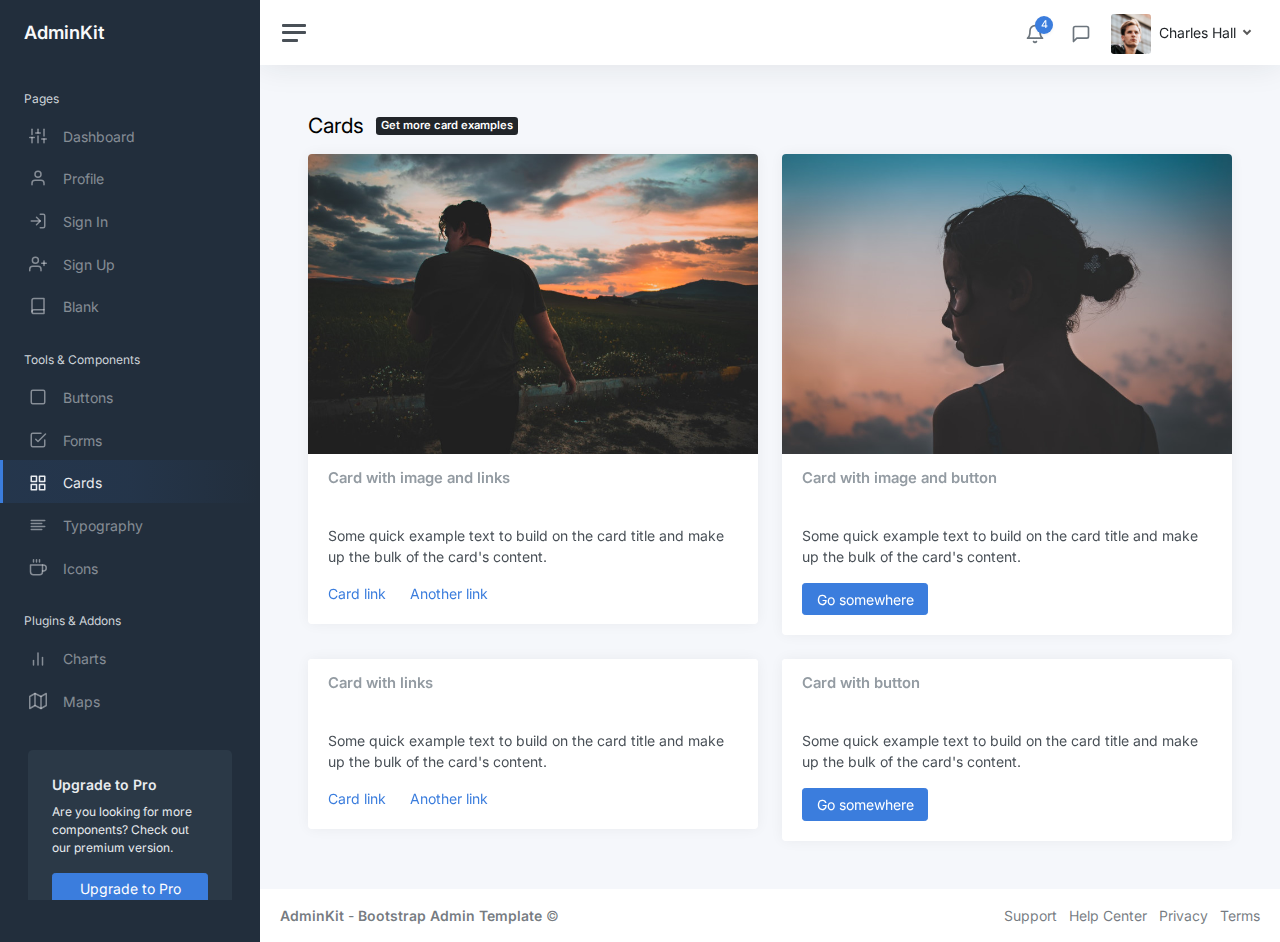
<file: template/ui-cards.html>
<!DOCTYPE html>
<html lang="en">

<head>
	<meta charset="utf-8">
	<meta http-equiv="X-UA-Compatible" content="IE=edge">
	<meta name="viewport" content="width=device-width, initial-scale=1, shrink-to-fit=no">
	<meta name="description" content="Responsive Admin &amp; Dashboard Template based on Bootstrap 5">
	<meta name="author" content="AdminKit">
	<meta name="keywords" content="adminkit, bootstrap, bootstrap 5, admin, dashboard, template, responsive, css, sass, html, theme, front-end, ui kit, web">

	<link rel="preconnect" href="https://fonts.gstatic.com">
	<link rel="shortcut icon" href="img/icons/icon-48x48.png" />

	<link rel="canonical" href="https://demo-basic.adminkit.io/ui-cards.html" />

	<title>Cards | AdminKit Demo</title>

	<link href="css/app.css" rel="stylesheet">
	<link href="https://fonts.googleapis.com/css2?family=Inter:wght@300;400;600&display=swap" rel="stylesheet">
</head>

<body>
	<div class="wrapper">
		<nav id="sidebar" class="sidebar js-sidebar">
			<div class="sidebar-content js-simplebar">
				<a class="sidebar-brand" href="index.html">
          <span class="align-middle">AdminKit</span>
        </a>

				<ul class="sidebar-nav">
					<li class="sidebar-header">
						Pages
					</li>

					<li class="sidebar-item">
						<a class="sidebar-link" href="index.html">
              <i class="align-middle" data-feather="sliders"></i> <span class="align-middle">Dashboard</span>
            </a>
					</li>

					<li class="sidebar-item">
						<a class="sidebar-link" href="pages-profile.html">
              <i class="align-middle" data-feather="user"></i> <span class="align-middle">Profile</span>
            </a>
					</li>

					<li class="sidebar-item">
						<a class="sidebar-link" href="pages-sign-in.html">
              <i class="align-middle" data-feather="log-in"></i> <span class="align-middle">Sign In</span>
            </a>
					</li>

					<li class="sidebar-item">
						<a class="sidebar-link" href="pages-sign-up.html">
              <i class="align-middle" data-feather="user-plus"></i> <span class="align-middle">Sign Up</span>
            </a>
					</li>

					<li class="sidebar-item">
						<a class="sidebar-link" href="pages-blank.html">
              <i class="align-middle" data-feather="book"></i> <span class="align-middle">Blank</span>
            </a>
					</li>

					<li class="sidebar-header">
						Tools & Components
					</li>

					<li class="sidebar-item">
						<a class="sidebar-link" href="ui-buttons.html">
              <i class="align-middle" data-feather="square"></i> <span class="align-middle">Buttons</span>
            </a>
					</li>

					<li class="sidebar-item">
						<a class="sidebar-link" href="ui-forms.html">
              <i class="align-middle" data-feather="check-square"></i> <span class="align-middle">Forms</span>
            </a>
					</li>

					<li class="sidebar-item active">
						<a class="sidebar-link" href="ui-cards.html">
              <i class="align-middle" data-feather="grid"></i> <span class="align-middle">Cards</span>
            </a>
					</li>

					<li class="sidebar-item">
						<a class="sidebar-link" href="ui-typography.html">
              <i class="align-middle" data-feather="align-left"></i> <span class="align-middle">Typography</span>
            </a>
					</li>

					<li class="sidebar-item">
						<a class="sidebar-link" href="icons-feather.html">
              <i class="align-middle" data-feather="coffee"></i> <span class="align-middle">Icons</span>
            </a>
					</li>

					<li class="sidebar-header">
						Plugins & Addons
					</li>

					<li class="sidebar-item">
						<a class="sidebar-link" href="charts-chartjs.html">
              <i class="align-middle" data-feather="bar-chart-2"></i> <span class="align-middle">Charts</span>
            </a>
					</li>

					<li class="sidebar-item">
						<a class="sidebar-link" href="maps-google.html">
              <i class="align-middle" data-feather="map"></i> <span class="align-middle">Maps</span>
            </a>
					</li>
				</ul>

				<div class="sidebar-cta">
					<div class="sidebar-cta-content">
						<strong class="d-inline-block mb-2">Upgrade to Pro</strong>
						<div class="mb-3 text-sm">
							Are you looking for more components? Check out our premium version.
						</div>
						<div class="d-grid">
							<a href="upgrade-to-pro.html" class="btn btn-primary">Upgrade to Pro</a>
						</div>
					</div>
				</div>
			</div>
		</nav>

		<div class="main">
			<nav class="navbar navbar-expand navbar-light navbar-bg">
				<a class="sidebar-toggle js-sidebar-toggle">
          <i class="hamburger align-self-center"></i>
        </a>

				<div class="navbar-collapse collapse">
					<ul class="navbar-nav navbar-align">
						<li class="nav-item dropdown">
							<a class="nav-icon dropdown-toggle" href="#" id="alertsDropdown" data-bs-toggle="dropdown">
								<div class="position-relative">
									<i class="align-middle" data-feather="bell"></i>
									<span class="indicator">4</span>
								</div>
							</a>
							<div class="dropdown-menu dropdown-menu-lg dropdown-menu-end py-0" aria-labelledby="alertsDropdown">
								<div class="dropdown-menu-header">
									4 New Notifications
								</div>
								<div class="list-group">
									<a href="#" class="list-group-item">
										<div class="row g-0 align-items-center">
											<div class="col-2">
												<i class="text-danger" data-feather="alert-circle"></i>
											</div>
											<div class="col-10">
												<div class="text-dark">Update completed</div>
												<div class="text-muted small mt-1">Restart server 12 to complete the update.</div>
												<div class="text-muted small mt-1">30m ago</div>
											</div>
										</div>
									</a>
									<a href="#" class="list-group-item">
										<div class="row g-0 align-items-center">
											<div class="col-2">
												<i class="text-warning" data-feather="bell"></i>
											</div>
											<div class="col-10">
												<div class="text-dark">Lorem ipsum</div>
												<div class="text-muted small mt-1">Aliquam ex eros, imperdiet vulputate hendrerit et.</div>
												<div class="text-muted small mt-1">2h ago</div>
											</div>
										</div>
									</a>
									<a href="#" class="list-group-item">
										<div class="row g-0 align-items-center">
											<div class="col-2">
												<i class="text-primary" data-feather="home"></i>
											</div>
											<div class="col-10">
												<div class="text-dark">Login from 192.186.1.8</div>
												<div class="text-muted small mt-1">5h ago</div>
											</div>
										</div>
									</a>
									<a href="#" class="list-group-item">
										<div class="row g-0 align-items-center">
											<div class="col-2">
												<i class="text-success" data-feather="user-plus"></i>
											</div>
											<div class="col-10">
												<div class="text-dark">New connection</div>
												<div class="text-muted small mt-1">Christina accepted your request.</div>
												<div class="text-muted small mt-1">14h ago</div>
											</div>
										</div>
									</a>
								</div>
								<div class="dropdown-menu-footer">
									<a href="#" class="text-muted">Show all notifications</a>
								</div>
							</div>
						</li>
						<li class="nav-item dropdown">
							<a class="nav-icon dropdown-toggle" href="#" id="messagesDropdown" data-bs-toggle="dropdown">
								<div class="position-relative">
									<i class="align-middle" data-feather="message-square"></i>
								</div>
							</a>
							<div class="dropdown-menu dropdown-menu-lg dropdown-menu-end py-0" aria-labelledby="messagesDropdown">
								<div class="dropdown-menu-header">
									<div class="position-relative">
										4 New Messages
									</div>
								</div>
								<div class="list-group">
									<a href="#" class="list-group-item">
										<div class="row g-0 align-items-center">
											<div class="col-2">
												<img src="img/avatars/avatar-5.jpg" class="avatar img-fluid rounded-circle" alt="Vanessa Tucker">
											</div>
											<div class="col-10 ps-2">
												<div class="text-dark">Vanessa Tucker</div>
												<div class="text-muted small mt-1">Nam pretium turpis et arcu. Duis arcu tortor.</div>
												<div class="text-muted small mt-1">15m ago</div>
											</div>
										</div>
									</a>
									<a href="#" class="list-group-item">
										<div class="row g-0 align-items-center">
											<div class="col-2">
												<img src="img/avatars/avatar-2.jpg" class="avatar img-fluid rounded-circle" alt="William Harris">
											</div>
											<div class="col-10 ps-2">
												<div class="text-dark">William Harris</div>
												<div class="text-muted small mt-1">Curabitur ligula sapien euismod vitae.</div>
												<div class="text-muted small mt-1">2h ago</div>
											</div>
										</div>
									</a>
									<a href="#" class="list-group-item">
										<div class="row g-0 align-items-center">
											<div class="col-2">
												<img src="img/avatars/avatar-4.jpg" class="avatar img-fluid rounded-circle" alt="Christina Mason">
											</div>
											<div class="col-10 ps-2">
												<div class="text-dark">Christina Mason</div>
												<div class="text-muted small mt-1">Pellentesque auctor neque nec urna.</div>
												<div class="text-muted small mt-1">4h ago</div>
											</div>
										</div>
									</a>
									<a href="#" class="list-group-item">
										<div class="row g-0 align-items-center">
											<div class="col-2">
												<img src="img/avatars/avatar-3.jpg" class="avatar img-fluid rounded-circle" alt="Sharon Lessman">
											</div>
											<div class="col-10 ps-2">
												<div class="text-dark">Sharon Lessman</div>
												<div class="text-muted small mt-1">Aenean tellus metus, bibendum sed, posuere ac, mattis non.</div>
												<div class="text-muted small mt-1">5h ago</div>
											</div>
										</div>
									</a>
								</div>
								<div class="dropdown-menu-footer">
									<a href="#" class="text-muted">Show all messages</a>
								</div>
							</div>
						</li>
						<li class="nav-item dropdown">
							<a class="nav-icon dropdown-toggle d-inline-block d-sm-none" href="#" data-bs-toggle="dropdown">
                <i class="align-middle" data-feather="settings"></i>
              </a>

							<a class="nav-link dropdown-toggle d-none d-sm-inline-block" href="#" data-bs-toggle="dropdown">
                <img src="img/avatars/avatar.jpg" class="avatar img-fluid rounded me-1" alt="Charles Hall" /> <span class="text-dark">Charles Hall</span>
              </a>
							<div class="dropdown-menu dropdown-menu-end">
								<a class="dropdown-item" href="pages-profile.html"><i class="align-middle me-1" data-feather="user"></i> Profile</a>
								<a class="dropdown-item" href="#"><i class="align-middle me-1" data-feather="pie-chart"></i> Analytics</a>
								<div class="dropdown-divider"></div>
								<a class="dropdown-item" href="index.html"><i class="align-middle me-1" data-feather="settings"></i> Settings & Privacy</a>
								<a class="dropdown-item" href="#"><i class="align-middle me-1" data-feather="help-circle"></i> Help Center</a>
								<div class="dropdown-divider"></div>
								<a class="dropdown-item" href="#">Log out</a>
							</div>
						</li>
					</ul>
				</div>
			</nav>

			<main class="content">
				<div class="container-fluid p-0">

					<div class="mb-3">
						<h1 class="h3 d-inline align-middle">Cards</h1>
						<a class="badge bg-dark text-white ms-2" href="upgrade-to-pro.html">
      Get more card examples
  </a>
					</div>
					<div class="row">
						<div class="col-12 col-md-6">
							<div class="card">
								<img class="card-img-top" src="img/photos/unsplash-1.jpg" alt="Unsplash">
								<div class="card-header">
									<h5 class="card-title mb-0">Card with image and links</h5>
								</div>
								<div class="card-body">
									<p class="card-text">Some quick example text to build on the card title and make up the bulk of the card's content.</p>
									<a href="#" class="card-link">Card link</a>
									<a href="#" class="card-link">Another link</a>
								</div>
							</div>
						</div>

						<div class="col-12 col-md-6">
							<div class="card">
								<img class="card-img-top" src="img/photos/unsplash-2.jpg" alt="Unsplash">
								<div class="card-header">
									<h5 class="card-title mb-0">Card with image and button</h5>
								</div>
								<div class="card-body">
									<p class="card-text">Some quick example text to build on the card title and make up the bulk of the card's content.</p>
									<a href="#" class="btn btn-primary">Go somewhere</a>
								</div>
							</div>
						</div>

						<div class="col-12 col-md-6">
							<div class="card">
								<div class="card-header">
									<h5 class="card-title mb-0">Card with links</h5>
								</div>
								<div class="card-body">
									<p class="card-text">Some quick example text to build on the card title and make up the bulk of the card's content.</p>
									<a href="#" class="card-link">Card link</a>
									<a href="#" class="card-link">Another link</a>
								</div>
							</div>
						</div>

						<div class="col-12 col-md-6">
							<div class="card">
								<div class="card-header">
									<h5 class="card-title mb-0">Card with button</h5>
								</div>
								<div class="card-body">
									<p class="card-text">Some quick example text to build on the card title and make up the bulk of the card's content.</p>
									<a href="#" class="btn btn-primary">Go somewhere</a>
								</div>
							</div>
						</div>
					</div>

				</div>
			</main>

			<footer class="footer">
				<div class="container-fluid">
					<div class="row text-muted">
						<div class="col-6 text-start">
							<p class="mb-0">
								<a class="text-muted" href="https://adminkit.io/" target="_blank"><strong>AdminKit</strong></a> - <a class="text-muted" href="https://adminkit.io/" target="_blank"><strong>Bootstrap Admin Template</strong></a>								&copy;
							</p>
						</div>
						<div class="col-6 text-end">
							<ul class="list-inline">
								<li class="list-inline-item">
									<a class="text-muted" href="https://adminkit.io/" target="_blank">Support</a>
								</li>
								<li class="list-inline-item">
									<a class="text-muted" href="https://adminkit.io/" target="_blank">Help Center</a>
								</li>
								<li class="list-inline-item">
									<a class="text-muted" href="https://adminkit.io/" target="_blank">Privacy</a>
								</li>
								<li class="list-inline-item">
									<a class="text-muted" href="https://adminkit.io/" target="_blank">Terms</a>
								</li>
							</ul>
						</div>
					</div>
				</div>
			</footer>
		</div>
	</div>

	<script src="js/app.js"></script>

</body>

</html>
</file>
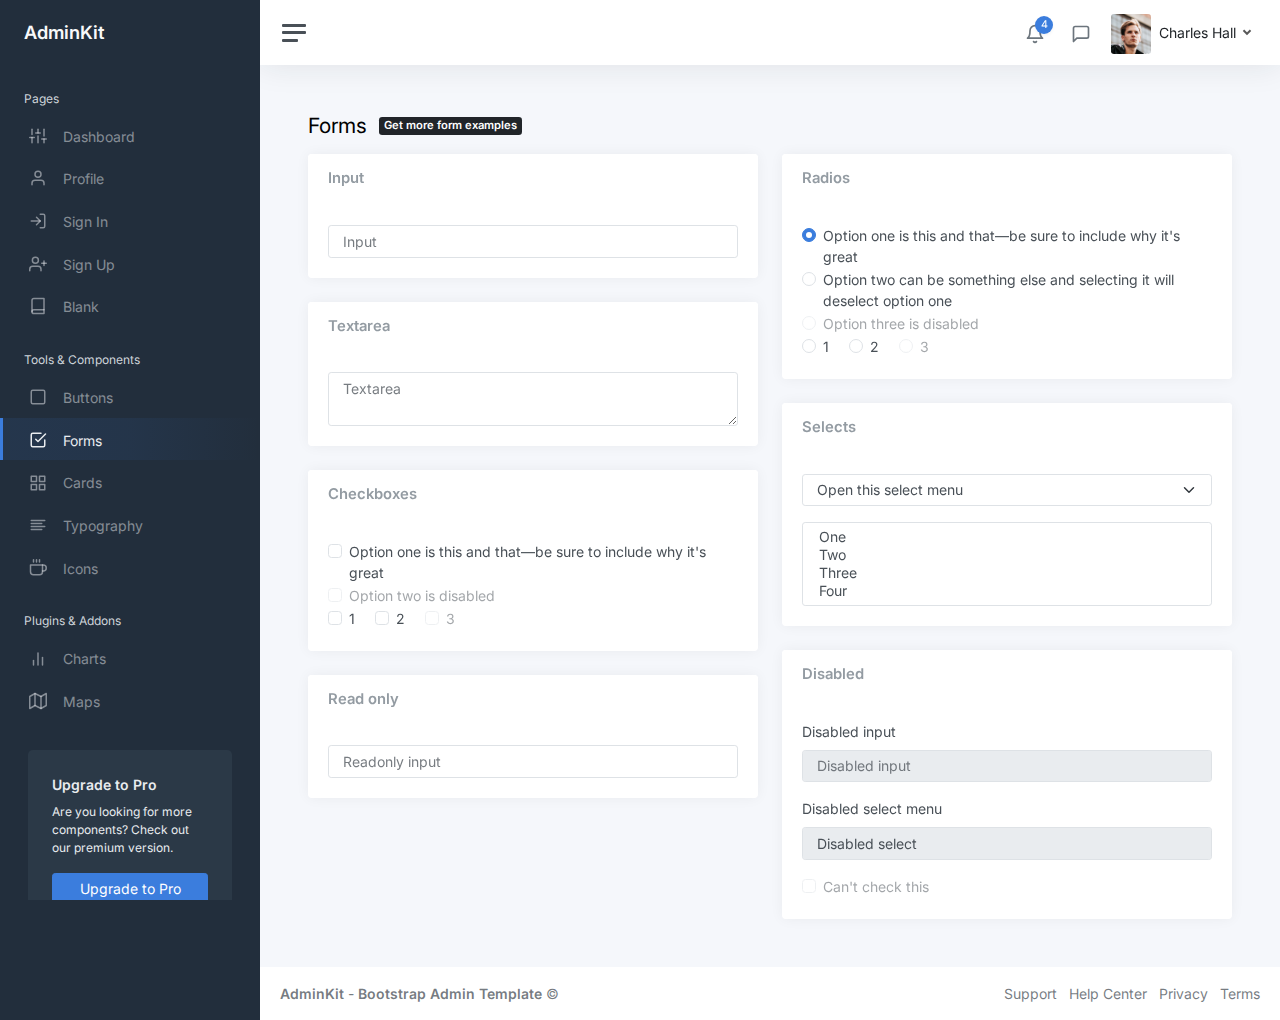
<file: template/ui-forms.html>
<!DOCTYPE html>
<html lang="en">

<head>
	<meta charset="utf-8">
	<meta http-equiv="X-UA-Compatible" content="IE=edge">
	<meta name="viewport" content="width=device-width, initial-scale=1, shrink-to-fit=no">
	<meta name="description" content="Responsive Admin &amp; Dashboard Template based on Bootstrap 5">
	<meta name="author" content="AdminKit">
	<meta name="keywords" content="adminkit, bootstrap, bootstrap 5, admin, dashboard, template, responsive, css, sass, html, theme, front-end, ui kit, web">

	<link rel="preconnect" href="https://fonts.gstatic.com">
	<link rel="shortcut icon" href="img/icons/icon-48x48.png" />

	<link rel="canonical" href="https://demo-basic.adminkit.io/ui-forms.html" />

	<title>Forms | AdminKit Demo</title>

	<link href="css/app.css" rel="stylesheet">
	<link href="https://fonts.googleapis.com/css2?family=Inter:wght@300;400;600&display=swap" rel="stylesheet">
</head>

<body>
	<div class="wrapper">
		<nav id="sidebar" class="sidebar js-sidebar">
			<div class="sidebar-content js-simplebar">
				<a class="sidebar-brand" href="index.html">
          <span class="align-middle">AdminKit</span>
        </a>

				<ul class="sidebar-nav">
					<li class="sidebar-header">
						Pages
					</li>

					<li class="sidebar-item">
						<a class="sidebar-link" href="index.html">
              <i class="align-middle" data-feather="sliders"></i> <span class="align-middle">Dashboard</span>
            </a>
					</li>

					<li class="sidebar-item">
						<a class="sidebar-link" href="pages-profile.html">
              <i class="align-middle" data-feather="user"></i> <span class="align-middle">Profile</span>
            </a>
					</li>

					<li class="sidebar-item">
						<a class="sidebar-link" href="pages-sign-in.html">
              <i class="align-middle" data-feather="log-in"></i> <span class="align-middle">Sign In</span>
            </a>
					</li>

					<li class="sidebar-item">
						<a class="sidebar-link" href="pages-sign-up.html">
              <i class="align-middle" data-feather="user-plus"></i> <span class="align-middle">Sign Up</span>
            </a>
					</li>

					<li class="sidebar-item">
						<a class="sidebar-link" href="pages-blank.html">
              <i class="align-middle" data-feather="book"></i> <span class="align-middle">Blank</span>
            </a>
					</li>

					<li class="sidebar-header">
						Tools & Components
					</li>

					<li class="sidebar-item">
						<a class="sidebar-link" href="ui-buttons.html">
              <i class="align-middle" data-feather="square"></i> <span class="align-middle">Buttons</span>
            </a>
					</li>

					<li class="sidebar-item active">
						<a class="sidebar-link" href="ui-forms.html">
              <i class="align-middle" data-feather="check-square"></i> <span class="align-middle">Forms</span>
            </a>
					</li>

					<li class="sidebar-item">
						<a class="sidebar-link" href="ui-cards.html">
              <i class="align-middle" data-feather="grid"></i> <span class="align-middle">Cards</span>
            </a>
					</li>

					<li class="sidebar-item">
						<a class="sidebar-link" href="ui-typography.html">
              <i class="align-middle" data-feather="align-left"></i> <span class="align-middle">Typography</span>
            </a>
					</li>

					<li class="sidebar-item">
						<a class="sidebar-link" href="icons-feather.html">
              <i class="align-middle" data-feather="coffee"></i> <span class="align-middle">Icons</span>
            </a>
					</li>

					<li class="sidebar-header">
						Plugins & Addons
					</li>

					<li class="sidebar-item">
						<a class="sidebar-link" href="charts-chartjs.html">
              <i class="align-middle" data-feather="bar-chart-2"></i> <span class="align-middle">Charts</span>
            </a>
					</li>

					<li class="sidebar-item">
						<a class="sidebar-link" href="maps-google.html">
              <i class="align-middle" data-feather="map"></i> <span class="align-middle">Maps</span>
            </a>
					</li>
				</ul>

				<div class="sidebar-cta">
					<div class="sidebar-cta-content">
						<strong class="d-inline-block mb-2">Upgrade to Pro</strong>
						<div class="mb-3 text-sm">
							Are you looking for more components? Check out our premium version.
						</div>
						<div class="d-grid">
							<a href="upgrade-to-pro.html" class="btn btn-primary">Upgrade to Pro</a>
						</div>
					</div>
				</div>
			</div>
		</nav>

		<div class="main">
			<nav class="navbar navbar-expand navbar-light navbar-bg">
				<a class="sidebar-toggle js-sidebar-toggle">
          <i class="hamburger align-self-center"></i>
        </a>

				<div class="navbar-collapse collapse">
					<ul class="navbar-nav navbar-align">
						<li class="nav-item dropdown">
							<a class="nav-icon dropdown-toggle" href="#" id="alertsDropdown" data-bs-toggle="dropdown">
								<div class="position-relative">
									<i class="align-middle" data-feather="bell"></i>
									<span class="indicator">4</span>
								</div>
							</a>
							<div class="dropdown-menu dropdown-menu-lg dropdown-menu-end py-0" aria-labelledby="alertsDropdown">
								<div class="dropdown-menu-header">
									4 New Notifications
								</div>
								<div class="list-group">
									<a href="#" class="list-group-item">
										<div class="row g-0 align-items-center">
											<div class="col-2">
												<i class="text-danger" data-feather="alert-circle"></i>
											</div>
											<div class="col-10">
												<div class="text-dark">Update completed</div>
												<div class="text-muted small mt-1">Restart server 12 to complete the update.</div>
												<div class="text-muted small mt-1">30m ago</div>
											</div>
										</div>
									</a>
									<a href="#" class="list-group-item">
										<div class="row g-0 align-items-center">
											<div class="col-2">
												<i class="text-warning" data-feather="bell"></i>
											</div>
											<div class="col-10">
												<div class="text-dark">Lorem ipsum</div>
												<div class="text-muted small mt-1">Aliquam ex eros, imperdiet vulputate hendrerit et.</div>
												<div class="text-muted small mt-1">2h ago</div>
											</div>
										</div>
									</a>
									<a href="#" class="list-group-item">
										<div class="row g-0 align-items-center">
											<div class="col-2">
												<i class="text-primary" data-feather="home"></i>
											</div>
											<div class="col-10">
												<div class="text-dark">Login from 192.186.1.8</div>
												<div class="text-muted small mt-1">5h ago</div>
											</div>
										</div>
									</a>
									<a href="#" class="list-group-item">
										<div class="row g-0 align-items-center">
											<div class="col-2">
												<i class="text-success" data-feather="user-plus"></i>
											</div>
											<div class="col-10">
												<div class="text-dark">New connection</div>
												<div class="text-muted small mt-1">Christina accepted your request.</div>
												<div class="text-muted small mt-1">14h ago</div>
											</div>
										</div>
									</a>
								</div>
								<div class="dropdown-menu-footer">
									<a href="#" class="text-muted">Show all notifications</a>
								</div>
							</div>
						</li>
						<li class="nav-item dropdown">
							<a class="nav-icon dropdown-toggle" href="#" id="messagesDropdown" data-bs-toggle="dropdown">
								<div class="position-relative">
									<i class="align-middle" data-feather="message-square"></i>
								</div>
							</a>
							<div class="dropdown-menu dropdown-menu-lg dropdown-menu-end py-0" aria-labelledby="messagesDropdown">
								<div class="dropdown-menu-header">
									<div class="position-relative">
										4 New Messages
									</div>
								</div>
								<div class="list-group">
									<a href="#" class="list-group-item">
										<div class="row g-0 align-items-center">
											<div class="col-2">
												<img src="img/avatars/avatar-5.jpg" class="avatar img-fluid rounded-circle" alt="Vanessa Tucker">
											</div>
											<div class="col-10 ps-2">
												<div class="text-dark">Vanessa Tucker</div>
												<div class="text-muted small mt-1">Nam pretium turpis et arcu. Duis arcu tortor.</div>
												<div class="text-muted small mt-1">15m ago</div>
											</div>
										</div>
									</a>
									<a href="#" class="list-group-item">
										<div class="row g-0 align-items-center">
											<div class="col-2">
												<img src="img/avatars/avatar-2.jpg" class="avatar img-fluid rounded-circle" alt="William Harris">
											</div>
											<div class="col-10 ps-2">
												<div class="text-dark">William Harris</div>
												<div class="text-muted small mt-1">Curabitur ligula sapien euismod vitae.</div>
												<div class="text-muted small mt-1">2h ago</div>
											</div>
										</div>
									</a>
									<a href="#" class="list-group-item">
										<div class="row g-0 align-items-center">
											<div class="col-2">
												<img src="img/avatars/avatar-4.jpg" class="avatar img-fluid rounded-circle" alt="Christina Mason">
											</div>
											<div class="col-10 ps-2">
												<div class="text-dark">Christina Mason</div>
												<div class="text-muted small mt-1">Pellentesque auctor neque nec urna.</div>
												<div class="text-muted small mt-1">4h ago</div>
											</div>
										</div>
									</a>
									<a href="#" class="list-group-item">
										<div class="row g-0 align-items-center">
											<div class="col-2">
												<img src="img/avatars/avatar-3.jpg" class="avatar img-fluid rounded-circle" alt="Sharon Lessman">
											</div>
											<div class="col-10 ps-2">
												<div class="text-dark">Sharon Lessman</div>
												<div class="text-muted small mt-1">Aenean tellus metus, bibendum sed, posuere ac, mattis non.</div>
												<div class="text-muted small mt-1">5h ago</div>
											</div>
										</div>
									</a>
								</div>
								<div class="dropdown-menu-footer">
									<a href="#" class="text-muted">Show all messages</a>
								</div>
							</div>
						</li>
						<li class="nav-item dropdown">
							<a class="nav-icon dropdown-toggle d-inline-block d-sm-none" href="#" data-bs-toggle="dropdown">
                <i class="align-middle" data-feather="settings"></i>
              </a>

							<a class="nav-link dropdown-toggle d-none d-sm-inline-block" href="#" data-bs-toggle="dropdown">
                <img src="img/avatars/avatar.jpg" class="avatar img-fluid rounded me-1" alt="Charles Hall" /> <span class="text-dark">Charles Hall</span>
              </a>
							<div class="dropdown-menu dropdown-menu-end">
								<a class="dropdown-item" href="pages-profile.html"><i class="align-middle me-1" data-feather="user"></i> Profile</a>
								<a class="dropdown-item" href="#"><i class="align-middle me-1" data-feather="pie-chart"></i> Analytics</a>
								<div class="dropdown-divider"></div>
								<a class="dropdown-item" href="index.html"><i class="align-middle me-1" data-feather="settings"></i> Settings & Privacy</a>
								<a class="dropdown-item" href="#"><i class="align-middle me-1" data-feather="help-circle"></i> Help Center</a>
								<div class="dropdown-divider"></div>
								<a class="dropdown-item" href="#">Log out</a>
							</div>
						</li>
					</ul>
				</div>
			</nav>

			<main class="content">
				<div class="container-fluid p-0">

					<div class="mb-3">
						<h1 class="h3 d-inline align-middle">Forms</h1>
						<a class="badge bg-dark text-white ms-2" href="upgrade-to-pro.html">
      Get more form examples
  </a>
					</div>
					<div class="row">
						<div class="col-12 col-lg-6">
							<div class="card">
								<div class="card-header">
									<h5 class="card-title mb-0">Input</h5>
								</div>
								<div class="card-body">
									<input type="text" class="form-control" placeholder="Input">
								</div>
							</div>

							<div class="card">
								<div class="card-header">
									<h5 class="card-title mb-0">Textarea</h5>
								</div>
								<div class="card-body">
									<textarea class="form-control" rows="2" placeholder="Textarea"></textarea>
								</div>
							</div>

							<div class="card">
								<div class="card-header">
									<h5 class="card-title mb-0">Checkboxes</h5>
								</div>
								<div class="card-body">
									<div>
										<label class="form-check">
            <input class="form-check-input" type="checkbox" value="">
            <span class="form-check-label">
              Option one is this and that&mdash;be sure to include why it's great
            </span>
          </label>
										<label class="form-check">
            <input class="form-check-input" type="checkbox" value="" disabled>
            <span class="form-check-label">
              Option two is disabled
            </span>
          </label>
									</div>
									<div>
										<label class="form-check form-check-inline">
            <input class="form-check-input" type="checkbox" value="option1">
            <span class="form-check-label">
              1
            </span>
          </label>
										<label class="form-check form-check-inline">
            <input class="form-check-input" type="checkbox" value="option2">
            <span class="form-check-label">
              2
            </span>
          </label>
										<label class="form-check form-check-inline">
            <input class="form-check-input" type="checkbox" value="option3" disabled>
            <span class="form-check-label">
              3
            </span>
          </label>
									</div>
								</div>
							</div>

							<div class="card">
								<div class="card-header">
									<h5 class="card-title mb-0">Read only</h5>
								</div>
								<div class="card-body">
									<input class="form-control" type="text" placeholder="Readonly input" readonly>
								</div>
							</div>
						</div>

						<div class="col-12 col-lg-6">
							<div class="card">
								<div class="card-header">
									<h5 class="card-title mb-0">Radios</h5>
								</div>
								<div class="card-body">
									<div>
										<label class="form-check">
            <input class="form-check-input" type="radio" value="option1" name="radios-example" checked>
            <span class="form-check-label">
              Option one is this and that&mdash;be sure to include why it's great
            </span>
          </label>
										<label class="form-check">
            <input class="form-check-input" type="radio" value="option2" name="radios-example">
            <span class="form-check-label">
              Option two can be something else and selecting it will deselect option one
            </span>
          </label>
										<label class="form-check">
            <input class="form-check-input" type="radio" value="option3" name="radios-example" disabled>
            <span class="form-check-label">
              Option three is disabled
            </span>
          </label>
									</div>
									<div>
										<label class="form-check form-check-inline">
            <input class="form-check-input" type="radio" name="inline-radios-example" value="option1">
            <span class="form-check-label">
              1
            </span>
          </label>
										<label class="form-check form-check-inline">
            <input class="form-check-input" type="radio" name="inline-radios-example" value="option2">
            <span class="form-check-label">
              2
            </span>
          </label>
										<label class="form-check form-check-inline">
            <input class="form-check-input" type="radio" name="inline-radios-example" value="option3" disabled>
            <span class="form-check-label">
              3
            </span>
          </label>
									</div>
								</div>
							</div>

							<div class="card">
								<div class="card-header">
									<h5 class="card-title mb-0">Selects</h5>
								</div>
								<div class="card-body">
									<select class="form-select mb-3">
          <option selected>Open this select menu</option>
          <option>One</option>
          <option>Two</option>
          <option>Three</option>
        </select>

									<select multiple class="form-control">
          <option>One</option>
          <option>Two</option>
          <option>Three</option>
          <option>Four</option>
        </select>
								</div>
							</div>

							<div class="card">
								<div class="card-header">
									<h5 class="card-title mb-0">Disabled</h5>
								</div>
								<div class="card-body">
									<div class="mb-3">
										<label class="form-label">Disabled input</label>
										<input type="text" class="form-control" placeholder="Disabled input" disabled>
									</div>
									<div class="mb-3">
										<label class="form-label">Disabled select menu</label>
										<select class="form-control" disabled>
            <option>Disabled select</option>
          </select>
									</div>
									<label class="form-check">
          <input class="form-check-input" type="checkbox" value="" disabled>
          <span class="form-check-label">
            Can't check this
          </span>
        </label>
								</div>
							</div>
						</div>
					</div>

				</div>
			</main>

			<footer class="footer">
				<div class="container-fluid">
					<div class="row text-muted">
						<div class="col-6 text-start">
							<p class="mb-0">
								<a class="text-muted" href="https://adminkit.io/" target="_blank"><strong>AdminKit</strong></a> - <a class="text-muted" href="https://adminkit.io/" target="_blank"><strong>Bootstrap Admin Template</strong></a>								&copy;
							</p>
						</div>
						<div class="col-6 text-end">
							<ul class="list-inline">
								<li class="list-inline-item">
									<a class="text-muted" href="https://adminkit.io/" target="_blank">Support</a>
								</li>
								<li class="list-inline-item">
									<a class="text-muted" href="https://adminkit.io/" target="_blank">Help Center</a>
								</li>
								<li class="list-inline-item">
									<a class="text-muted" href="https://adminkit.io/" target="_blank">Privacy</a>
								</li>
								<li class="list-inline-item">
									<a class="text-muted" href="https://adminkit.io/" target="_blank">Terms</a>
								</li>
							</ul>
						</div>
					</div>
				</div>
			</footer>
		</div>
	</div>

	<script src="js/app.js"></script>

</body>

</html>
</file>
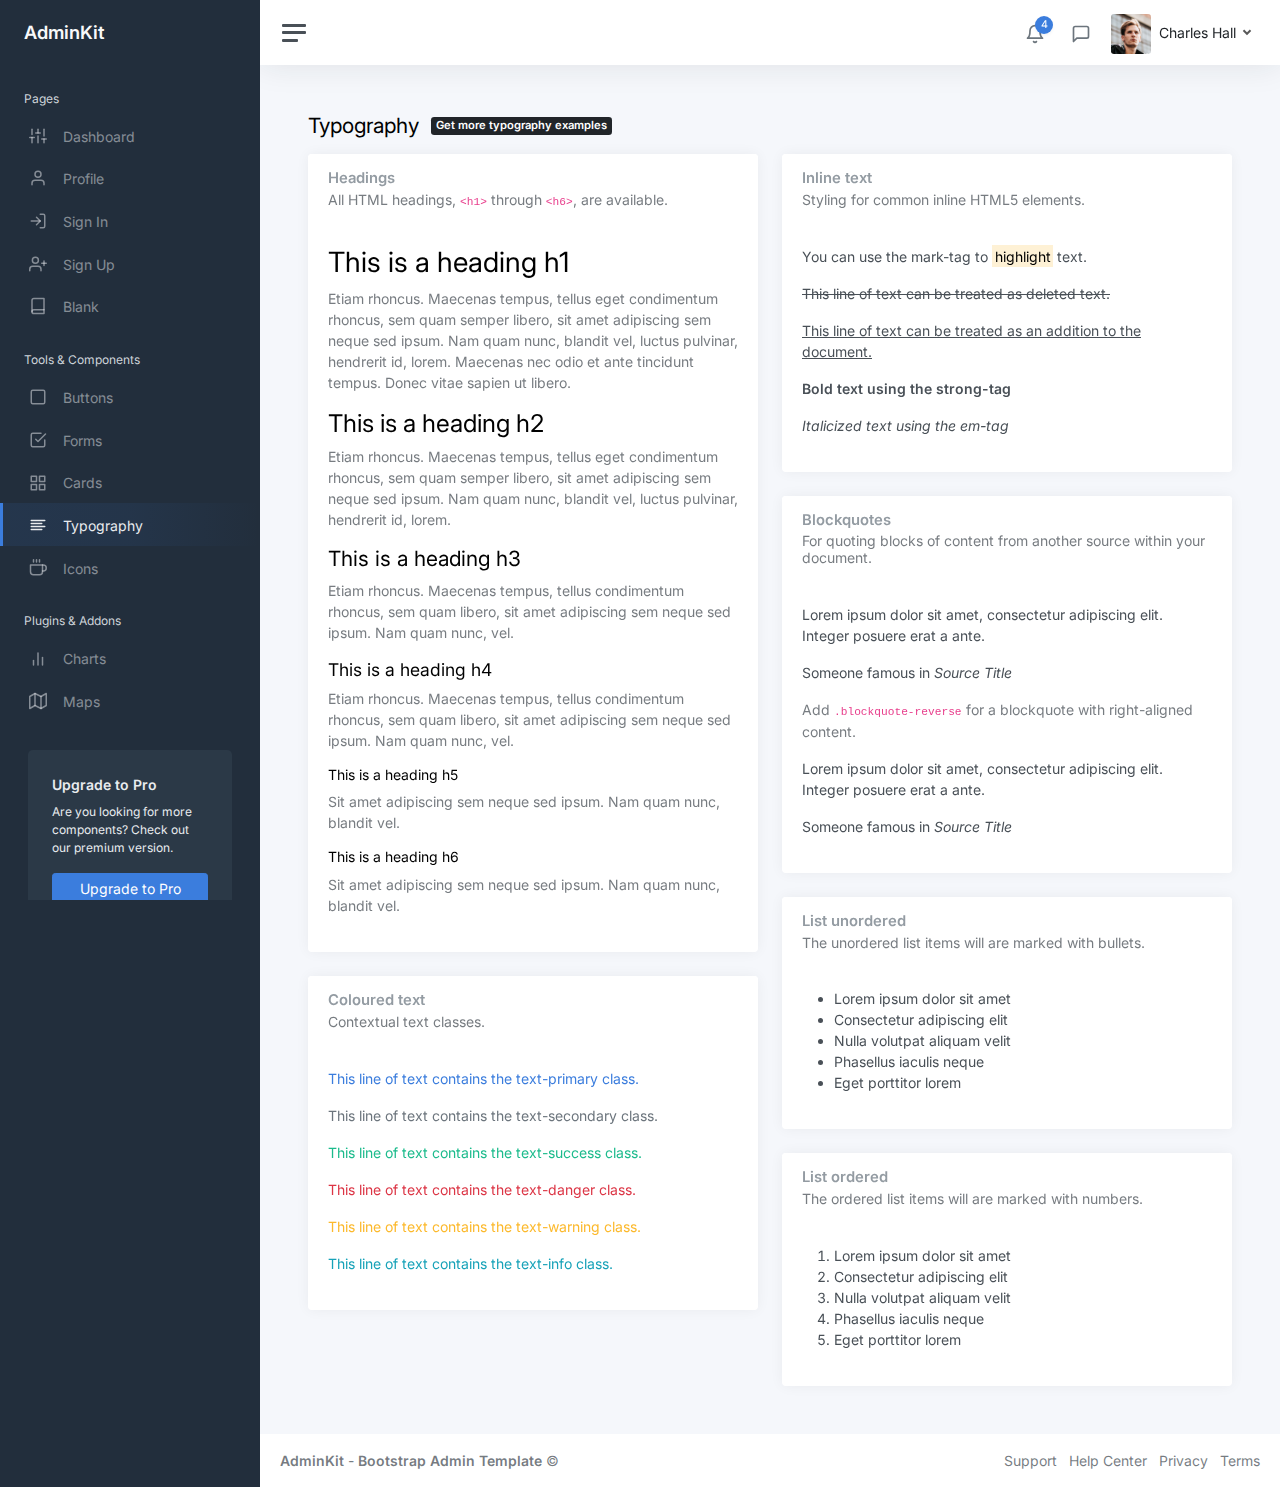
<file: template/ui-typography.html>
<!DOCTYPE html>
<html lang="en">

<head>
	<meta charset="utf-8">
	<meta http-equiv="X-UA-Compatible" content="IE=edge">
	<meta name="viewport" content="width=device-width, initial-scale=1, shrink-to-fit=no">
	<meta name="description" content="Responsive Admin &amp; Dashboard Template based on Bootstrap 5">
	<meta name="author" content="AdminKit">
	<meta name="keywords" content="adminkit, bootstrap, bootstrap 5, admin, dashboard, template, responsive, css, sass, html, theme, front-end, ui kit, web">

	<link rel="preconnect" href="https://fonts.gstatic.com">
	<link rel="shortcut icon" href="img/icons/icon-48x48.png" />

	<link rel="canonical" href="https://demo-basic.adminkit.io/ui-typography.html" />

	<title>Typography | AdminKit Demo</title>

	<link href="css/app.css" rel="stylesheet">
	<link href="https://fonts.googleapis.com/css2?family=Inter:wght@300;400;600&display=swap" rel="stylesheet">
</head>

<body>
	<div class="wrapper">
		<nav id="sidebar" class="sidebar js-sidebar">
			<div class="sidebar-content js-simplebar">
				<a class="sidebar-brand" href="index.html">
          <span class="align-middle">AdminKit</span>
        </a>

				<ul class="sidebar-nav">
					<li class="sidebar-header">
						Pages
					</li>

					<li class="sidebar-item">
						<a class="sidebar-link" href="index.html">
              <i class="align-middle" data-feather="sliders"></i> <span class="align-middle">Dashboard</span>
            </a>
					</li>

					<li class="sidebar-item">
						<a class="sidebar-link" href="pages-profile.html">
              <i class="align-middle" data-feather="user"></i> <span class="align-middle">Profile</span>
            </a>
					</li>

					<li class="sidebar-item">
						<a class="sidebar-link" href="pages-sign-in.html">
              <i class="align-middle" data-feather="log-in"></i> <span class="align-middle">Sign In</span>
            </a>
					</li>

					<li class="sidebar-item">
						<a class="sidebar-link" href="pages-sign-up.html">
              <i class="align-middle" data-feather="user-plus"></i> <span class="align-middle">Sign Up</span>
            </a>
					</li>

					<li class="sidebar-item">
						<a class="sidebar-link" href="pages-blank.html">
              <i class="align-middle" data-feather="book"></i> <span class="align-middle">Blank</span>
            </a>
					</li>

					<li class="sidebar-header">
						Tools & Components
					</li>

					<li class="sidebar-item">
						<a class="sidebar-link" href="ui-buttons.html">
              <i class="align-middle" data-feather="square"></i> <span class="align-middle">Buttons</span>
            </a>
					</li>

					<li class="sidebar-item">
						<a class="sidebar-link" href="ui-forms.html">
              <i class="align-middle" data-feather="check-square"></i> <span class="align-middle">Forms</span>
            </a>
					</li>

					<li class="sidebar-item">
						<a class="sidebar-link" href="ui-cards.html">
              <i class="align-middle" data-feather="grid"></i> <span class="align-middle">Cards</span>
            </a>
					</li>

					<li class="sidebar-item active">
						<a class="sidebar-link" href="ui-typography.html">
              <i class="align-middle" data-feather="align-left"></i> <span class="align-middle">Typography</span>
            </a>
					</li>

					<li class="sidebar-item">
						<a class="sidebar-link" href="icons-feather.html">
              <i class="align-middle" data-feather="coffee"></i> <span class="align-middle">Icons</span>
            </a>
					</li>

					<li class="sidebar-header">
						Plugins & Addons
					</li>

					<li class="sidebar-item">
						<a class="sidebar-link" href="charts-chartjs.html">
              <i class="align-middle" data-feather="bar-chart-2"></i> <span class="align-middle">Charts</span>
            </a>
					</li>

					<li class="sidebar-item">
						<a class="sidebar-link" href="maps-google.html">
              <i class="align-middle" data-feather="map"></i> <span class="align-middle">Maps</span>
            </a>
					</li>
				</ul>

				<div class="sidebar-cta">
					<div class="sidebar-cta-content">
						<strong class="d-inline-block mb-2">Upgrade to Pro</strong>
						<div class="mb-3 text-sm">
							Are you looking for more components? Check out our premium version.
						</div>
						<div class="d-grid">
							<a href="upgrade-to-pro.html" class="btn btn-primary">Upgrade to Pro</a>
						</div>
					</div>
				</div>
			</div>
		</nav>

		<div class="main">
			<nav class="navbar navbar-expand navbar-light navbar-bg">
				<a class="sidebar-toggle js-sidebar-toggle">
          <i class="hamburger align-self-center"></i>
        </a>

				<div class="navbar-collapse collapse">
					<ul class="navbar-nav navbar-align">
						<li class="nav-item dropdown">
							<a class="nav-icon dropdown-toggle" href="#" id="alertsDropdown" data-bs-toggle="dropdown">
								<div class="position-relative">
									<i class="align-middle" data-feather="bell"></i>
									<span class="indicator">4</span>
								</div>
							</a>
							<div class="dropdown-menu dropdown-menu-lg dropdown-menu-end py-0" aria-labelledby="alertsDropdown">
								<div class="dropdown-menu-header">
									4 New Notifications
								</div>
								<div class="list-group">
									<a href="#" class="list-group-item">
										<div class="row g-0 align-items-center">
											<div class="col-2">
												<i class="text-danger" data-feather="alert-circle"></i>
											</div>
											<div class="col-10">
												<div class="text-dark">Update completed</div>
												<div class="text-muted small mt-1">Restart server 12 to complete the update.</div>
												<div class="text-muted small mt-1">30m ago</div>
											</div>
										</div>
									</a>
									<a href="#" class="list-group-item">
										<div class="row g-0 align-items-center">
											<div class="col-2">
												<i class="text-warning" data-feather="bell"></i>
											</div>
											<div class="col-10">
												<div class="text-dark">Lorem ipsum</div>
												<div class="text-muted small mt-1">Aliquam ex eros, imperdiet vulputate hendrerit et.</div>
												<div class="text-muted small mt-1">2h ago</div>
											</div>
										</div>
									</a>
									<a href="#" class="list-group-item">
										<div class="row g-0 align-items-center">
											<div class="col-2">
												<i class="text-primary" data-feather="home"></i>
											</div>
											<div class="col-10">
												<div class="text-dark">Login from 192.186.1.8</div>
												<div class="text-muted small mt-1">5h ago</div>
											</div>
										</div>
									</a>
									<a href="#" class="list-group-item">
										<div class="row g-0 align-items-center">
											<div class="col-2">
												<i class="text-success" data-feather="user-plus"></i>
											</div>
											<div class="col-10">
												<div class="text-dark">New connection</div>
												<div class="text-muted small mt-1">Christina accepted your request.</div>
												<div class="text-muted small mt-1">14h ago</div>
											</div>
										</div>
									</a>
								</div>
								<div class="dropdown-menu-footer">
									<a href="#" class="text-muted">Show all notifications</a>
								</div>
							</div>
						</li>
						<li class="nav-item dropdown">
							<a class="nav-icon dropdown-toggle" href="#" id="messagesDropdown" data-bs-toggle="dropdown">
								<div class="position-relative">
									<i class="align-middle" data-feather="message-square"></i>
								</div>
							</a>
							<div class="dropdown-menu dropdown-menu-lg dropdown-menu-end py-0" aria-labelledby="messagesDropdown">
								<div class="dropdown-menu-header">
									<div class="position-relative">
										4 New Messages
									</div>
								</div>
								<div class="list-group">
									<a href="#" class="list-group-item">
										<div class="row g-0 align-items-center">
											<div class="col-2">
												<img src="img/avatars/avatar-5.jpg" class="avatar img-fluid rounded-circle" alt="Vanessa Tucker">
											</div>
											<div class="col-10 ps-2">
												<div class="text-dark">Vanessa Tucker</div>
												<div class="text-muted small mt-1">Nam pretium turpis et arcu. Duis arcu tortor.</div>
												<div class="text-muted small mt-1">15m ago</div>
											</div>
										</div>
									</a>
									<a href="#" class="list-group-item">
										<div class="row g-0 align-items-center">
											<div class="col-2">
												<img src="img/avatars/avatar-2.jpg" class="avatar img-fluid rounded-circle" alt="William Harris">
											</div>
											<div class="col-10 ps-2">
												<div class="text-dark">William Harris</div>
												<div class="text-muted small mt-1">Curabitur ligula sapien euismod vitae.</div>
												<div class="text-muted small mt-1">2h ago</div>
											</div>
										</div>
									</a>
									<a href="#" class="list-group-item">
										<div class="row g-0 align-items-center">
											<div class="col-2">
												<img src="img/avatars/avatar-4.jpg" class="avatar img-fluid rounded-circle" alt="Christina Mason">
											</div>
											<div class="col-10 ps-2">
												<div class="text-dark">Christina Mason</div>
												<div class="text-muted small mt-1">Pellentesque auctor neque nec urna.</div>
												<div class="text-muted small mt-1">4h ago</div>
											</div>
										</div>
									</a>
									<a href="#" class="list-group-item">
										<div class="row g-0 align-items-center">
											<div class="col-2">
												<img src="img/avatars/avatar-3.jpg" class="avatar img-fluid rounded-circle" alt="Sharon Lessman">
											</div>
											<div class="col-10 ps-2">
												<div class="text-dark">Sharon Lessman</div>
												<div class="text-muted small mt-1">Aenean tellus metus, bibendum sed, posuere ac, mattis non.</div>
												<div class="text-muted small mt-1">5h ago</div>
											</div>
										</div>
									</a>
								</div>
								<div class="dropdown-menu-footer">
									<a href="#" class="text-muted">Show all messages</a>
								</div>
							</div>
						</li>
						<li class="nav-item dropdown">
							<a class="nav-icon dropdown-toggle d-inline-block d-sm-none" href="#" data-bs-toggle="dropdown">
                <i class="align-middle" data-feather="settings"></i>
              </a>

							<a class="nav-link dropdown-toggle d-none d-sm-inline-block" href="#" data-bs-toggle="dropdown">
                <img src="img/avatars/avatar.jpg" class="avatar img-fluid rounded me-1" alt="Charles Hall" /> <span class="text-dark">Charles Hall</span>
              </a>
							<div class="dropdown-menu dropdown-menu-end">
								<a class="dropdown-item" href="pages-profile.html"><i class="align-middle me-1" data-feather="user"></i> Profile</a>
								<a class="dropdown-item" href="#"><i class="align-middle me-1" data-feather="pie-chart"></i> Analytics</a>
								<div class="dropdown-divider"></div>
								<a class="dropdown-item" href="index.html"><i class="align-middle me-1" data-feather="settings"></i> Settings & Privacy</a>
								<a class="dropdown-item" href="#"><i class="align-middle me-1" data-feather="help-circle"></i> Help Center</a>
								<div class="dropdown-divider"></div>
								<a class="dropdown-item" href="#">Log out</a>
							</div>
						</li>
					</ul>
				</div>
			</nav>

			<main class="content">
				<div class="container-fluid p-0">

					<div class="mb-3">
						<h1 class="h3 d-inline align-middle">Typography</h1>
						<a class="badge bg-dark text-white ms-2" href="upgrade-to-pro.html">
      Get more typography examples
  </a>
					</div>
					<div class="row">
						<div class="col-12 col-lg-6">
							<div class="card">
								<div class="card-header">
									<h5 class="card-title">Headings</h5>
									<h6 class="card-subtitle text-muted">All HTML headings, <code>&lt;h1&gt;</code> through <code>&lt;h6&gt;</code>, are available.</h6>
								</div>
								<div class="card-body">
									<h1>This is a heading h1</h1>
									<p class="text-muted">Etiam rhoncus. Maecenas tempus, tellus eget condimentum rhoncus, sem quam semper libero, sit amet adipiscing sem neque sed ipsum. Nam quam nunc, blandit
										vel, luctus pulvinar, hendrerit id, lorem. Maecenas nec odio et ante tincidunt tempus. Donec vitae sapien ut libero.</p>
									<h2>This is a heading h2</h2>
									<p class="text-muted">Etiam rhoncus. Maecenas tempus, tellus eget condimentum rhoncus, sem quam semper libero, sit amet adipiscing sem neque sed ipsum. Nam quam nunc, blandit
										vel, luctus pulvinar, hendrerit id, lorem.</p>
									<h3>This is a heading h3</h3>
									<p class="text-muted">Etiam rhoncus. Maecenas tempus, tellus condimentum rhoncus, sem quam libero, sit amet adipiscing sem neque sed ipsum. Nam quam nunc, vel.</p>
									<h4>This is a heading h4</h4>
									<p class="text-muted">Etiam rhoncus. Maecenas tempus, tellus condimentum rhoncus, sem quam libero, sit amet adipiscing sem neque sed ipsum. Nam quam nunc, vel.</p>
									<h5>This is a heading h5</h5>
									<p class="text-muted">Sit amet adipiscing sem neque sed ipsum. Nam quam nunc, blandit vel.</p>
									<h6>This is a heading h6</h6>
									<p class="text-muted">Sit amet adipiscing sem neque sed ipsum. Nam quam nunc, blandit vel.</p>
								</div>
							</div>

							<div class="card">
								<div class="card-header">
									<h5 class="card-title">Coloured text</h5>
									<h6 class="card-subtitle text-muted">Contextual text classes.</h6>
								</div>
								<div class="card-body">
									<p class="text-primary">This line of text contains the text-primary class.</p>
									<p class="text-secondary">This line of text contains the text-secondary class.</p>
									<p class="text-success">This line of text contains the text-success class.</p>
									<p class="text-danger">This line of text contains the text-danger class.</p>
									<p class="text-warning">This line of text contains the text-warning class.</p>
									<p class="text-info">This line of text contains the text-info class.</p>
								</div>
							</div>
						</div>
						<div class="col-12 col-lg-6">
							<div class="card">
								<div class="card-header">
									<h5 class="card-title">Inline text</h5>
									<h6 class="card-subtitle text-muted">Styling for common inline HTML5 elements.</h6>
								</div>
								<div class="card-body">
									<p>You can use the mark-tag to <mark>highlight</mark> text.</p>
									<p><del>This line of text can be treated as deleted text.</del></p>
									<p><ins>This line of text can be treated as an addition to the document.</ins></p>
									<p><strong>Bold text using the strong-tag</strong></p>
									<p><em>Italicized text using the em-tag</em></p>
								</div>
							</div>

							<div class="card">
								<div class="card-header">
									<h5 class="card-title">Blockquotes</h5>
									<h6 class="card-subtitle text-muted">For quoting blocks of content from another source within your document.</h6>
								</div>
								<div class="card-body">
									<blockquote>
										<p>
											Lorem ipsum dolor sit amet, consectetur adipiscing elit. Integer posuere erat a ante.
										</p>
										<footer>
											Someone famous in <cite title="Source Title">Source Title</cite>
										</footer>
									</blockquote>
									<p class="text-muted m-b-15 m-t-20">
										Add <code>.blockquote-reverse</code> for a blockquote with right-aligned content.
									</p>
									<blockquote class="blockquote-reverse m-b-0">
										<p>
											Lorem ipsum dolor sit amet, consectetur adipiscing elit. Integer posuere erat a ante.
										</p>
										<footer>
											Someone famous in <cite title="Source Title">Source Title</cite>
										</footer>
									</blockquote>
								</div>
							</div>

							<div class="card">
								<div class="card-header">
									<h5 class="card-title">List unordered</h5>
									<h6 class="card-subtitle text-muted">The unordered list items will are marked with bullets.</h6>
								</div>
								<div class="card-body">
									<ul>
										<li>
											Lorem ipsum dolor sit amet
										</li>
										<li>
											Consectetur adipiscing elit
										</li>
										<li>
											Nulla volutpat aliquam velit
										</li>
										<li>
											Phasellus iaculis neque
										</li>
										<li>
											Eget porttitor lorem
										</li>
									</ul>
								</div>
							</div>

							<div class="card">
								<div class="card-header">
									<h5 class="card-title">List ordered</h5>
									<h6 class="card-subtitle text-muted">The ordered list items will are marked with numbers.</h6>
								</div>
								<div class="card-body">
									<ol>
										<li>
											Lorem ipsum dolor sit amet
										</li>
										<li>
											Consectetur adipiscing elit
										</li>
										<li>
											Nulla volutpat aliquam velit
										</li>
										<li>
											Phasellus iaculis neque
										</li>
										<li>
											Eget porttitor lorem
										</li>
									</ol>
								</div>
							</div>
						</div>
					</div>

				</div>
			</main>

			<footer class="footer">
				<div class="container-fluid">
					<div class="row text-muted">
						<div class="col-6 text-start">
							<p class="mb-0">
								<a class="text-muted" href="https://adminkit.io/" target="_blank"><strong>AdminKit</strong></a> - <a class="text-muted" href="https://adminkit.io/" target="_blank"><strong>Bootstrap Admin Template</strong></a>								&copy;
							</p>
						</div>
						<div class="col-6 text-end">
							<ul class="list-inline">
								<li class="list-inline-item">
									<a class="text-muted" href="https://adminkit.io/" target="_blank">Support</a>
								</li>
								<li class="list-inline-item">
									<a class="text-muted" href="https://adminkit.io/" target="_blank">Help Center</a>
								</li>
								<li class="list-inline-item">
									<a class="text-muted" href="https://adminkit.io/" target="_blank">Privacy</a>
								</li>
								<li class="list-inline-item">
									<a class="text-muted" href="https://adminkit.io/" target="_blank">Terms</a>
								</li>
							</ul>
						</div>
					</div>
				</div>
			</footer>
		</div>
	</div>

	<script src="js/app.js"></script>

</body>

</html>
</file>
